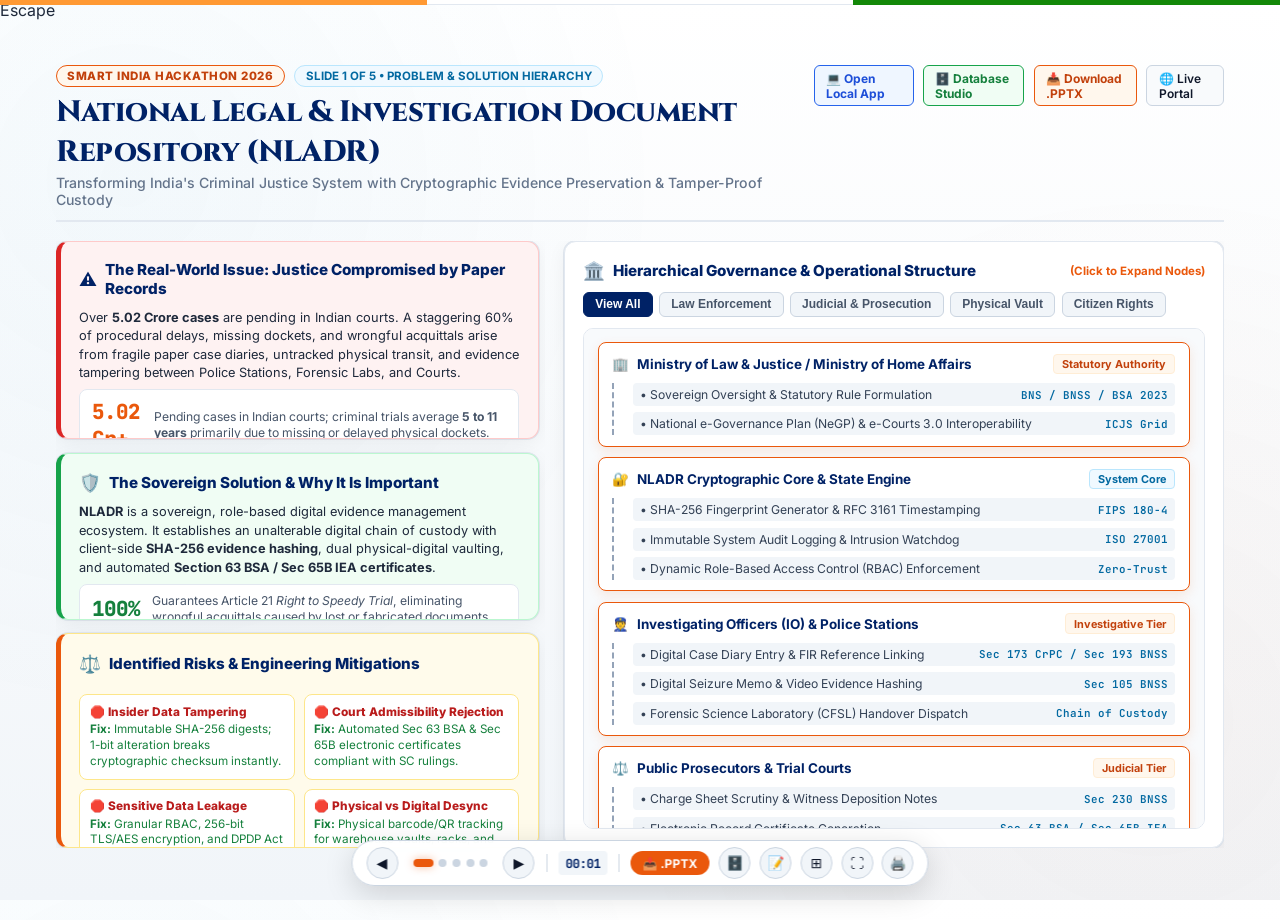
<file: index.html>
<!DOCTYPE html>
<html lang="en">
<head>
  <meta charset="UTF-8" />
  <meta name="viewport" content="width=device-width, initial-scale=1.0" />
  <title>Smart India Hackathon 2026 - NLADR Official Presentation Deck</title>
  <meta name="description" content="5-Slide Presentation Deck for Smart India Hackathon - National Legal & Investigation Document Repository (NLADR)" />
  <link rel="stylesheet" href="presentation.css" />
</head>
<body>

  <!-- National Sovereign Tricolor Ribbon -->
  <div class="tricolor-ribbon">
    <div class="saffron"></div>
    <div class="white"></div>
    <div class="green"></div>
  </div>Escape
  

  <!-- Deck Container -->
  <div class="deck-container">

    <!-- ====================================================================
         SLIDE 1: Problem Landscape, Solution & Hierarchy
         ==================================================================== -->
    <section class="slide active" id="slide1">
      <div class="slide-header">
        <div>
          <div class="slide-badge-row">
            <span class="sih-tag">SMART INDIA HACKATHON 2026</span>
            <span class="category-tag">SLIDE 1 OF 5 • PROBLEM &amp; SOLUTION HIERARCHY</span>
          </div>
          <h2 class="slide-title">National Legal &amp; Investigation Document Repository (NLADR)</h2>
          <p class="slide-subtitle">Transforming India's Criminal Justice System with Cryptographic Evidence Preservation &amp; Tamper-Proof Custody</p>
        </div>
        <div class="header-status-pills">
          <a href="repo_extracted/NATION-LEGAL-INVESTIGATION-DOCUMENTS-main/index.html" target="_blank" class="pill-status" style="background:#eff6ff; border-color:#2563eb; color:#1d4ed8; text-decoration:none;">
            💻 Open Local App
          </a>
          <a href="database/db_explorer.html" target="_blank" class="pill-status" style="background:#f0fdf4; border-color:#16a34a; color:#15803d; text-decoration:none;">
            🗄️ Database Studio
          </a>
          <a href="NLADR_SIH_Presentation.pptx" download class="pill-status" style="background:#fff7ed; border-color:#ea580c; color:#c2410c; text-decoration:none;">
            📥 Download .PPTX
          </a>
          <a href="https://nation-legal-investigation-document.vercel.app" target="_blank" class="pill-link">
            🌐 Live Portal
          </a>
        </div>
      </div>

      <div class="slide-body grid-slide-1">
        <!-- Left: Real World Problem, Solution & Risks -->
        <div class="left-column-cards">
          <!-- Problem Card -->
          <div class="glass-card problem-card">
            <div class="card-title">
              <span class="icon">⚠️</span> The Real-World Issue: Justice Compromised by Paper Records
            </div>
            <p style="font-size: 0.8rem; color: #1e293b; line-height: 1.45;">
              Over <strong>5.02 Crore cases</strong> are pending in Indian courts. A staggering 60% of procedural delays, missing dockets, and wrongful acquittals arise from fragile paper case diaries, untracked physical transit, and evidence tampering between Police Stations, Forensic Labs, and Courts.
            </p>
            <div class="stat-callout">
              <div class="stat-number">5.02 Cr+</div>
              <div class="stat-desc">Pending cases in Indian courts; criminal trials average <strong>5 to 11 years</strong> primarily due to missing or delayed physical dockets.</div>
            </div>
          </div>

          <!-- Solution & Importance Card -->
          <div class="glass-card solution-card">
            <div class="card-title">
              <span class="icon">🛡️</span> The Sovereign Solution &amp; Why It Is Important
            </div>
            <p style="font-size: 0.8rem; color: #1e293b; line-height: 1.45;">
              <strong>NLADR</strong> is a sovereign, role-based digital evidence management ecosystem. It establishes an unalterable digital chain of custody with client-side <strong>SHA-256 evidence hashing</strong>, dual physical-digital vaulting, and automated <strong>Section 63 BSA / Sec 65B IEA certificates</strong>.
            </p>
            <div class="stat-callout">
              <div class="stat-number" style="color: #15803d;">100%</div>
              <div class="stat-desc">Guarantees Article 21 <em>Right to Speedy Trial</em>, eliminating wrongful acquittals caused by lost or fabricated documents.</div>
            </div>
          </div>

          <!-- Risks & Solutions Matrix -->
          <div class="glass-card importance-card">
            <div class="card-title">
              <span class="icon">⚖️</span> Identified Risks &amp; Engineering Mitigations
            </div>
            <div class="risks-grid">
              <div class="risk-item">
                <div class="risk-label">🛑 Insider Data Tampering</div>
                <div class="sol-label"><strong>Fix:</strong> Immutable SHA-256 digests; 1-bit alteration breaks cryptographic checksum instantly.</div>
              </div>
              <div class="risk-item">
                <div class="risk-label">🛑 Court Admissibility Rejection</div>
                <div class="sol-label"><strong>Fix:</strong> Automated Sec 63 BSA &amp; Sec 65B electronic certificates compliant with SC rulings.</div>
              </div>
              <div class="risk-item">
                <div class="risk-label">🛑 Sensitive Data Leakage</div>
                <div class="sol-label"><strong>Fix:</strong> Granular RBAC, 256-bit TLS/AES encryption, and DPDP Act 2023 complainant redaction.</div>
              </div>
              <div class="risk-item">
                <div class="risk-label">🛑 Physical vs Digital Desync</div>
                <div class="sol-label"><strong>Fix:</strong> Physical barcode/QR tracking for warehouse vaults, racks, and evidence lockers.</div>
              </div>
            </div>
          </div>
        </div>

        <!-- Right: Interactive Hierarchical Structure -->
        <div class="glass-card hierarchy-container">
          <div class="card-title" style="justify-content: space-between;">
            <div style="display:flex; align-items:center; gap:0.5rem;">
              <span class="icon">🏛️</span>
              <span>Hierarchical Governance &amp; Operational Structure</span>
            </div>
            <span style="font-size: 0.72rem; color: #ea580c; font-weight: 700;">(Click to Expand Nodes)</span>
          </div>

          <div class="hierarchy-tabs">
            <button class="h-tab-btn active" onclick="filterHierarchy('all')">View All</button>
            <button class="h-tab-btn" onclick="filterHierarchy('enforcement')">Law Enforcement</button>
            <button class="h-tab-btn" onclick="filterHierarchy('judiciary')">Judicial &amp; Prosecution</button>
            <button class="h-tab-btn" onclick="filterHierarchy('custody')">Physical Vault</button>
            <button class="h-tab-btn" onclick="filterHierarchy('citizen')">Citizen Rights</button>
          </div>

          <div class="tree-canvas">
            <div class="tree-root">
              
              <!-- Node 1: Ministry Level -->
              <div class="tree-node expanded" data-category="judiciary">
                <div class="tree-header">
                  <span class="tree-title">
                    <span>🏢</span> Ministry of Law &amp; Justice / Ministry of Home Affairs
                  </span>
                  <span class="tree-role-badge">Statutory Authority</span>
                </div>
                <div class="tree-subnodes">
                  <div class="subnode-item">
                    <span>• Sovereign Oversight &amp; Statutory Rule Formulation</span>
                    <span class="subnode-statute">BNS / BNSS / BSA 2023</span>
                  </div>
                  <div class="subnode-item">
                    <span>• National e-Governance Plan (NeGP) &amp; e-Courts 3.0 Interoperability</span>
                    <span class="subnode-statute">ICJS Grid</span>
                  </div>
                </div>
              </div>

              <!-- Node 2: NLADR Central Security Core -->
              <div class="tree-node expanded" data-category="enforcement">
                <div class="tree-header">
                  <span class="tree-title">
                    <span>🔐</span> NLADR Cryptographic Core &amp; State Engine
                  </span>
                  <span class="tree-role-badge" style="color:#0369a1; border-color:#bae6fd; background:#f0f9ff;">System Core</span>
                </div>
                <div class="tree-subnodes">
                  <div class="subnode-item">
                    <span>• SHA-256 Fingerprint Generator &amp; RFC 3161 Timestamping</span>
                    <span class="subnode-statute">FIPS 180-4</span>
                  </div>
                  <div class="subnode-item">
                    <span>• Immutable System Audit Logging &amp; Intrusion Watchdog</span>
                    <span class="subnode-statute">ISO 27001</span>
                  </div>
                  <div class="subnode-item">
                    <span>• Dynamic Role-Based Access Control (RBAC) Enforcement</span>
                    <span class="subnode-statute">Zero-Trust</span>
                  </div>
                </div>
              </div>

              <!-- Node 3: Law Enforcement / Police IOs -->
              <div class="tree-node expanded" data-category="enforcement">
                <div class="tree-header">
                  <span class="tree-title">
                    <span>👮</span> Investigating Officers (IO) &amp; Police Stations
                  </span>
                  <span class="tree-role-badge">Investigative Tier</span>
                </div>
                <div class="tree-subnodes">
                  <div class="subnode-item">
                    <span>• Digital Case Diary Entry &amp; FIR Reference Linking</span>
                    <span class="subnode-statute">Sec 173 CrPC / Sec 193 BNSS</span>
                  </div>
                  <div class="subnode-item">
                    <span>• Digital Seizure Memo &amp; Video Evidence Hashing</span>
                    <span class="subnode-statute">Sec 105 BNSS</span>
                  </div>
                  <div class="subnode-item">
                    <span>• Forensic Science Laboratory (CFSL) Handover Dispatch</span>
                    <span class="subnode-statute">Chain of Custody</span>
                  </div>
                </div>
              </div>

              <!-- Node 4: Public Prosecutors & Legal Officers -->
              <div class="tree-node expanded" data-category="judiciary">
                <div class="tree-header">
                  <span class="tree-title">
                    <span>⚖️</span> Public Prosecutors &amp; Trial Courts
                  </span>
                  <span class="tree-role-badge">Judicial Tier</span>
                </div>
                <div class="tree-subnodes">
                  <div class="subnode-item">
                    <span>• Charge Sheet Scrutiny &amp; Witness Deposition Notes</span>
                    <span class="subnode-statute">Sec 230 BNSS</span>
                  </div>
                  <div class="subnode-item">
                    <span>• Electronic Record Certificate Generation</span>
                    <span class="subnode-statute">Sec 63 BSA / Sec 65B IEA</span>
                  </div>
                  <div class="subnode-item">
                    <span>• Hearing Stage Management &amp; Disposal Tracking</span>
                    <span class="subnode-statute">e-Courts Ready</span>
                  </div>
                </div>
              </div>

              <!-- Node 5: Record Officers & Vault Custodians -->
              <div class="tree-node" data-category="custody">
                <div class="tree-header">
                  <span class="tree-title">
                    <span>📦</span> Record Officers (Physical Evidence Custodians)
                  </span>
                  <span class="tree-role-badge">Custodial Tier</span>
                </div>
                <div class="tree-subnodes">
                  <div class="subnode-item">
                    <span>• Vault, Rack &amp; Shelf Exact Spatial Mapping</span>
                    <span class="subnode-statute">Warehouse ID</span>
                  </div>
                  <div class="subnode-item">
                    <span>• Barcode / QR Evidence Handover Receipts</span>
                    <span class="subnode-statute">Physical Log</span>
                  </div>
                </div>
              </div>

              <!-- Node 6: Citizen / Complainants -->
              <div class="tree-node" data-category="citizen">
                <div class="tree-header">
                  <span class="tree-title">
                    <span>👥</span> Citizens, Complainants &amp; DigiLocker
                  </span>
                  <span class="tree-role-badge">Citizen Tier</span>
                </div>
                <div class="tree-subnodes">
                  <div class="subnode-item">
                    <span>• Live FIR &amp; Case Dossier Status Tracking</span>
                    <span class="subnode-statute">Transparency</span>
                  </div>
                  <div class="subnode-item">
                    <span>• Certified Official Acknowledgment Receipt (PDF)</span>
                    <span class="subnode-statute">Section 65B Print</span>
                  </div>
                  <div class="subnode-item">
                    <span>• Grievance Redressal &amp; Supplementary Proof Submission</span>
                    <span class="subnode-statute">DPDP Compliant</span>
                  </div>
                </div>
              </div>

            </div>
          </div>
        </div>
      </div>
    </section>

    <!-- ====================================================================
         SLIDE 2: Technical Approach & Circular Closed-Loop Flow
         ==================================================================== -->
    <section class="slide" id="slide2">
      <div class="slide-header">
        <div>
          <div class="slide-badge-row">
            <span class="sih-tag">SMART INDIA HACKATHON 2026</span>
            <span class="category-tag">SLIDE 2 OF 5 • TECHNICAL APPROACH &amp; ARCHITECTURE</span>
          </div>
          <h2 class="slide-title">End-to-End Cryptographic Evidence Lifecycle</h2>
          <p class="slide-subtitle">A Closed-Loop Architecture: Ingestion, SHA-256 Hashing, RBAC Routing, Vault Archival, and Judicial Admissibility</p>
        </div>
        <div class="header-status-pills">
          <a href="NLADR_SIH_Presentation.pptx" download class="pill-status" style="background:#fff7ed; border-color:#ea580c; color:#c2410c; text-decoration:none;">
            📥 Download .PPTX
          </a>
          <span class="pill-status">● Zero-Dependency Stack</span>
        </div>
      </div>

      <div class="slide-body grid-slide-2">
        <!-- Left: Interactive Circular Flow Diagram -->
        <div class="glass-card circular-flow-wrapper">
          <div class="card-title" style="margin-bottom:0.2rem; align-self: flex-start;">
            <span class="icon">🔄</span>
            <span>Interactive 5-Stage Circular Evidence Flow (Click Steps)</span>
          </div>

          <!-- Circular SVG Diagram -->
          <svg class="circular-diagram-svg" viewBox="0 0 400 400">
            <!-- Background Glow Circle -->
            <circle cx="200" cy="200" r="140" fill="none" stroke="#e2e8f0" stroke-width="2" stroke-dasharray="6,6" />
            
            <!-- Connecting Circular Path Segments -->
            <path d="M 200 60 A 140 140 0 0 1 333 156" fill="none" stroke="#0284c7" stroke-width="4" stroke-linecap="round" />
            <path d="M 333 156 A 140 140 0 0 1 282 313" fill="none" stroke="#ea580c" stroke-width="4" stroke-linecap="round" />
            <path d="M 282 313 A 140 140 0 0 1 118 313" fill="none" stroke="#16a34a" stroke-width="4" stroke-linecap="round" />
            <path d="M 118 313 A 140 140 0 0 1 67 156" fill="none" stroke="#7c3aed" stroke-width="4" stroke-linecap="round" />
            <path d="M 67 156 A 140 140 0 0 1 200 60" fill="none" stroke="#002266" stroke-width="4" stroke-linecap="round" />

            <!-- Center Cryptographic Hub -->
            <g class="center-hub" onclick="activateCircleStep(1)">
              <circle cx="200" cy="200" r="48" fill="#ffffff" stroke="#002266" stroke-width="3" />
              <text x="200" y="195" font-family="'Cinzel', serif" font-size="12" font-weight="800" fill="#002266" text-anchor="middle">NLADR</text>
              <text x="200" y="212" font-family="'JetBrains Mono', monospace" font-size="8.5" font-weight="700" fill="#ea580c" text-anchor="middle">CORE VAULT</text>
            </g>

            <!-- Step 1: Ingestion (Top) -->
            <g class="circle-step active" data-step="1" onclick="activateCircleStep(1)">
              <circle cx="200" cy="60" r="26" fill="#ffffff" stroke="#0284c7" stroke-width="2.5" />
              <text x="200" y="58" font-family="'Inter', sans-serif" font-size="12" font-weight="800" fill="#0284c7" text-anchor="middle">1</text>
              <text x="200" y="70" font-family="'Inter', sans-serif" font-size="7.5" font-weight="700" fill="#0369a1" text-anchor="middle">INGEST</text>
            </g>

            <!-- Step 2: Hashing (Top Right) -->
            <g class="circle-step" data-step="2" onclick="activateCircleStep(2)">
              <circle cx="333" cy="156" r="26" fill="#ffffff" stroke="#ea580c" stroke-width="2.5" />
              <text x="333" y="154" font-family="'Inter', sans-serif" font-size="12" font-weight="800" fill="#ea580c" text-anchor="middle">2</text>
              <text x="333" y="166" font-family="'Inter', sans-serif" font-size="7.5" font-weight="700" fill="#c2410c" text-anchor="middle">HASH</text>
            </g>

            <!-- Step 3: RBAC Routing (Bottom Right) -->
            <g class="circle-step" data-step="3" onclick="activateCircleStep(3)">
              <circle cx="282" cy="313" r="26" fill="#ffffff" stroke="#16a34a" stroke-width="2.5" />
              <text x="282" y="311" font-family="'Inter', sans-serif" font-size="12" font-weight="800" fill="#16a34a" text-anchor="middle">3</text>
              <text x="282" y="323" font-family="'Inter', sans-serif" font-size="7.5" font-weight="700" fill="#15803d" text-anchor="middle">ROUTING</text>
            </g>

            <!-- Step 4: Dual Vault (Bottom Left) -->
            <g class="circle-step" data-step="4" onclick="activateCircleStep(4)">
              <circle cx="118" cy="313" r="26" fill="#ffffff" stroke="#7c3aed" stroke-width="2.5" />
              <text x="118" y="311" font-family="'Inter', sans-serif" font-size="12" font-weight="800" fill="#7c3aed" text-anchor="middle">4</text>
              <text x="118" y="323" font-family="'Inter', sans-serif" font-size="7.5" font-weight="700" fill="#6d28d9" text-anchor="middle">VAULT</text>
            </g>

            <!-- Step 5: Admissibility (Top Left) -->
            <g class="circle-step" data-step="5" onclick="activateCircleStep(5)">
              <circle cx="67" cy="156" r="26" fill="#ffffff" stroke="#002266" stroke-width="2.5" />
              <text x="67" y="154" font-family="'Inter', sans-serif" font-size="12" font-weight="800" fill="#002266" text-anchor="middle">5</text>
              <text x="67" y="166" font-family="'Inter', sans-serif" font-size="7.5" font-weight="700" fill="#002266" text-anchor="middle">COURT</text>
            </g>
          </svg>

          <!-- Step Details Dynamic Box -->
          <div class="step-details-card" id="stepDetailsCard">
            <!-- Populated by JS -->
          </div>
        </div>

        <!-- Right: Technologies & Pictorial Persona Representation -->
        <div class="glass-card tech-matrix">
          <div class="card-title">
            <span class="icon">💻</span> Technologies Used &amp; Architectural Stack
          </div>

          <div>
            <div class="tech-group-title">1. Sovereign Frontend &amp; GIGW Design System</div>
            <div class="tech-badges-wrap">
              <span class="tech-badge"><span>🌐</span> Semantic HTML5</span>
              <span class="tech-badge"><span>🎨</span> CSS3 Gov Theme</span>
              <span class="tech-badge"><span>⚡</span> Vanilla ES6+ Engine</span>
              <span class="tech-badge"><span>♿</span> GIGW 3.0 / A11y</span>
            </div>
          </div>

          <div>
            <div class="tech-group-title">2. Cryptography, Security &amp; Admissibility</div>
            <div class="tech-badges-wrap">
              <span class="tech-badge"><span>🔐</span> SHA-256 Hashing</span>
              <span class="tech-badge"><span>🛡️</span> Web Crypto API</span>
              <span class="tech-badge"><span>📜</span> Sec 63 BSA Generator</span>
              <span class="tech-badge"><span>🔒</span> 256-bit TLS/AES</span>
            </div>
          </div>

          <div>
            <div class="tech-group-title">3. Cloud, State &amp; Physical Interoperability</div>
            <div class="tech-badges-wrap">
              <span class="tech-badge"><span>🚀</span> Vercel Serverless Edge</span>
              <span class="tech-badge"><span>💾</span> IndexedDB Client Vault</span>
              <span class="tech-badge"><span>🏷️</span> Barcode/QR Spatial Locators</span>
              <span class="tech-badge"><span>🇮🇳</span> DigiLocker / e-Courts APIs</span>
            </div>
          </div>

          <!-- Pictorial Persona Representation -->
          <div style="margin-top: 0.25rem;">
            <div class="tech-group-title">4. Pictorial Multi-Role Coordination Workflow</div>
            <div class="pictorial-roles-strip">
              <div class="persona-cell active" data-role="Admin" data-desc="Supervises national audit trails, verifies user credentials, and controls emergency security lockouts.">
                <div class="persona-icon">👑</div>
                <div class="persona-name">Administrator</div>
              </div>
              <div class="persona-cell" data-role="Investigator" data-desc="Enters case diary notes, hashes digital seizures on-scene, and requests forensic lab testing.">
                <div class="persona-icon">👮</div>
                <div class="persona-name">Investigator</div>
              </div>
              <div class="persona-cell" data-role="Legal Officer" data-desc="Scrutinizes charge sheets, manages trial hearing lists, and exports Sec 63 BSA certified exhibits.">
                <div class="persona-icon">⚖️</div>
                <div class="persona-name">Legal Officer</div>
              </div>
              <div class="persona-cell" data-role="Record Custodian" data-desc="Manages physical hard evidence lockers, assigns vault/rack coordinates, and logs custody handovers.">
                <div class="persona-icon">📦</div>
                <div class="persona-name">Record Custodian</div>
              </div>
              <div class="persona-cell" data-role="Citizen" data-desc="Tracks FIR procedural status, downloads authenticated acknowledgement dossiers, and files grievances.">
                <div class="persona-icon">👥</div>
                <div class="persona-name">Citizen</div>
              </div>
            </div>
          </div>

        </div>
      </div>
    </section>

    <!-- ====================================================================
         SLIDE 3: Feasibility, Viability & ROI Potential
         ==================================================================== -->
    <section class="slide" id="slide3">
      <div class="slide-header">
        <div>
          <div class="slide-badge-row">
            <span class="sih-tag">SMART INDIA HACKATHON 2026</span>
            <span class="category-tag">SLIDE 3 OF 5 • FEASIBILITY, VIABILITY &amp; ROI</span>
          </div>
          <h2 class="slide-title">Feasibility Analysis &amp; Business Viability Matrix</h2>
          <p class="slide-subtitle">Operational Ease, Zero-Cost Licensing, National Scalability &amp; Quantifiable Administrative Cost Reduction</p>
        </div>
        <div class="header-status-pills">
          <a href="NLADR_SIH_Presentation.pptx" download class="pill-status" style="background:#fff7ed; border-color:#ea580c; color:#c2410c; text-decoration:none;">
            📥 Download .PPTX
          </a>
          <span class="pill-status" style="border-color:#16a34a; color:#15803d;">● High Administrative ROI</span>
        </div>
      </div>

      <div class="slide-body grid-slide-3">
        <!-- Left: 4-Dimensional Feasibility Matrix -->
        <div class="glass-card" style="display:flex; flex-direction:column;">
          <div class="card-title">
            <span class="icon">📊</span> Multi-Dimensional Feasibility Assessment
          </div>

          <div class="feasibility-tabs-row">
            <button class="feas-tab active" onclick="switchFeasTab('technical')">Technical</button>
            <button class="feas-tab" onclick="switchFeasTab('operational')">Operational</button>
            <button class="feas-tab" onclick="switchFeasTab('legal')">Legal / Statutory</button>
            <button class="feas-tab" onclick="switchFeasTab('financial')">Financial</button>
          </div>

          <div class="feas-content-panel" id="feasibilityContent">
            <div class="feas-point">
              <svg width="18" height="18" viewBox="0 0 24 24" fill="none" stroke="currentColor" stroke-width="2"><polyline points="20 6 9 17 4 12"/></svg>
              <div><strong>Zero-Dependency Lightweight Stack:</strong> Pure HTML5/ES6 architecture runs on standard police station computers without requiring costly GPU clusters or heavy runtimes.</div>
            </div>
            <div class="feas-point">
              <svg width="18" height="18" viewBox="0 0 24 24" fill="none" stroke="currentColor" stroke-width="2"><polyline points="20 6 9 17 4 12"/></svg>
              <div><strong>Sub-Second Response Times:</strong> Deployed on serverless Vercel edge CDN delivering &lt;800ms load times nationwide even under 3G/4G connectivity.</div>
            </div>
            <div class="feas-point">
              <svg width="18" height="18" viewBox="0 0 24 24" fill="none" stroke="currentColor" stroke-width="2"><polyline points="20 6 9 17 4 12"/></svg>
              <div><strong>Offline Resilience:</strong> IndexedDB local storage queues updates when internet drops, syncing automatically when connectivity restores.</div>
            </div>
          </div>
        </div>

        <!-- Right: Interactive Business Potential & ROI Simulator -->
        <div class="simulator-box">
          <div>
            <div class="card-title">
              <span class="icon">💰</span> Interactive Economic &amp; Administrative ROI Calculator
            </div>
            <p style="font-size: 0.76rem; color: #475569; margin-bottom: 0.85rem;">
              Adjust monthly caseload to see direct recurring paper elimination, police man-hours unlocked, and operational savings across an administrative zone:
            </p>

            <div class="slider-group">
              <div class="slider-label-row">
                <span>Caseload Scale:</span>
                <span id="sliderCaseVal" style="color:#ea580c; font-family:var(--font-mono); font-weight:700;">5,000 Cases / Mo</span>
              </div>
              <input type="range" min="500" max="50000" step="500" value="5000" class="styled-slider" id="caseVolumeSlider" />
            </div>
          </div>

          <div class="roi-metrics-grid">
            <div class="roi-metric-card">
              <div class="roi-val" id="metricPaper">12.5 Lakh Sheets</div>
              <div class="roi-lbl">Paper Saved / Year</div>
            </div>
            <div class="roi-metric-card">
              <div class="roi-val" id="metricCost">₹56.0 Lakhs</div>
              <div class="roi-lbl">Direct Fiscal Savings</div>
            </div>
            <div class="roi-metric-card">
              <div class="roi-val" id="metricHours">30,000 Hrs</div>
              <div class="roi-lbl">Police Man-Hours Saved</div>
            </div>
            <div class="roi-metric-card">
              <div class="roi-val" id="metricSpeed">70% Faster</div>
              <div class="roi-lbl">Court Docket Transit</div>
            </div>
          </div>

          <!-- Market Viability & Scalability Roadmap -->
          <div style="background: #f8fafc; border:1px solid #e2e8f0; border-radius:8px; padding:0.65rem;">
            <div style="font-size: 0.72rem; font-weight:800; color:#002266; text-transform:uppercase; margin-bottom:0.25rem;">
              Target Scale &amp; Market Viability:
            </div>
            <p style="font-size: 0.72rem; color: #334155; line-height: 1.35;">
              Ready for immediate integration into <strong>16,000+ Police Stations</strong>, <strong>670+ District Courts</strong>, and specialized agencies (CBI, NIA, ED, SFIO). Expandable as a Gov-SaaS or sovereign ICJS sub-grid.
            </p>
          </div>
        </div>
      </div>
    </section>

    <!-- ====================================================================
         SLIDE 4: Impacts, Limitations vs Perks & Safety Flowchart
         ==================================================================== -->
    <section class="slide" id="slide4">
      <div class="slide-header">
        <div>
          <div class="slide-badge-row">
            <span class="sih-tag">SMART INDIA HACKATHON 2026</span>
            <span class="category-tag">SLIDE 4 OF 5 • PERFORMANCE &amp; SECURITY SAFEGUARDS</span>
          </div>
          <h2 class="slide-title">System Impacts, Security Alerts &amp; Safety Safeguards</h2>
          <p class="slide-subtitle">Benchmarking Legacy Paper Deficiencies Against NLADR Cryptographic Perks with Live Intrusion Simulation</p>
        </div>
        <div class="header-status-pills">
          <a href="NLADR_SIH_Presentation.pptx" download class="pill-status" style="background:#fff7ed; border-color:#ea580c; color:#c2410c; text-decoration:none;">
            📥 Download .PPTX
          </a>
          <span class="pill-status" style="border-color:#16a34a; color:#15803d;">● 99.9% Paper Elimination</span>
        </div>
      </div>

      <div class="slide-body grid-slide-4">
        <!-- Left: Limitations vs Perks Comparative Graph -->
        <div class="glass-card comparison-chart-wrap">
          <div class="card-title" style="justify-content: space-between;">
            <div style="display:flex; align-items:center; gap:0.5rem;">
              <span class="icon">📈</span>
              <span>Limitations vs. Perks Benchmark</span>
            </div>
            <div style="display:flex; gap:0.6rem; font-size:0.68rem;">
              <span style="display:flex; align-items:center; gap:3px;"><span style="display:inline-block; width:8px; height:8px; background:#ef4444; border-radius:2px;"></span> Legacy Paper</span>
              <span style="display:flex; align-items:center; gap:3px;"><span style="display:inline-block; width:8px; height:8px; background:#16a34a; border-radius:2px;"></span> NLADR System</span>
            </div>
          </div>

          <!-- Bar 1: Evidence Retrieval Latency -->
          <div class="chart-row">
            <div class="chart-labels">
              <span>Evidence Docket Retrieval Time</span>
              <span style="color:#16a34a;">99.9% Acceleration</span>
            </div>
            <div class="bars-stack">
              <div class="bar-legacy" style="width: 95%;" title="Legacy: 14 to 28 Days"></div>
              <div class="bar-nladr" style="width: 3%;" title="NLADR: <1.2 Seconds"></div>
            </div>
            <div style="display:flex; justify-content:space-between; font-size:0.68rem; color:#64748b;">
              <span>Legacy: 14 - 28 Days</span>
              <span style="color:#15803d; font-weight:700;">NLADR: 1.2 Seconds</span>
            </div>
          </div>

          <!-- Bar 2: Tamper Vulnerability -->
          <div class="chart-row">
            <div class="chart-labels">
              <span>Tamper Vulnerability &amp; Loss Probability</span>
              <span style="color:#16a34a;">Zero-Trust Inviolability</span>
            </div>
            <div class="bars-stack">
              <div class="bar-legacy" style="width: 85%;" title="Legacy: High (Physical substitution, termites, fire)"></div>
              <div class="bar-nladr" style="width: 1%;" title="NLADR: Cryptographically Immune"></div>
            </div>
            <div style="display:flex; justify-content:space-between; font-size:0.68rem; color:#64748b;">
              <span>Legacy: High (Tears, Loss, Swap)</span>
              <span style="color:#15803d; font-weight:700;">NLADR: 0% (SHA-256 Verified)</span>
            </div>
          </div>

          <!-- Bar 3: Audit Trail Visibility -->
          <div class="chart-row">
            <div class="chart-labels">
              <span>Custody Audit &amp; Verification Trail</span>
              <span style="color:#16a34a;">Millisecond Traceability</span>
            </div>
            <div class="bars-stack">
              <div class="bar-legacy" style="width: 15%;" title="Legacy: Handwritten log registers"></div>
              <div class="bar-nladr" style="width: 100%;" title="NLADR: Real-time IP, actor, timestamp logging"></div>
            </div>
            <div style="display:flex; justify-content:space-between; font-size:0.68rem; color:#64748b;">
              <span>Legacy: Opaque paper ledger</span>
              <span style="color:#15803d; font-weight:700;">NLADR: 100% Immutable Digital Log</span>
            </div>
          </div>

          <!-- Bar 4: Cost per Case Docket -->
          <div class="chart-row">
            <div class="chart-labels">
              <span>Processing &amp; Logistics Cost per Case</span>
              <span style="color:#16a34a;">93% Expenditure Slash</span>
            </div>
            <div class="bars-stack">
              <div class="bar-legacy" style="width: 90%;" title="Legacy: ₹4,500/case"></div>
              <div class="bar-nladr" style="width: 7%;" title="NLADR: ₹35/case"></div>
            </div>
            <div style="display:flex; justify-content:space-between; font-size:0.68rem; color:#64748b;">
              <span>Legacy: ~₹4,500</span>
              <span style="color:#15803d; font-weight:700;">NLADR: ~₹35 (Serverless cost)</span>
            </div>
          </div>

        </div>

        <!-- Right: Alerts, Safety & Live Simulation Flowchart -->
        <div class="glass-card" style="display:flex; flex-direction:column; justify-content:space-between;">
          <div class="card-title">
            <span class="icon">🚨</span> Alerts, Safety &amp; Real-Time Visibility Pipeline
          </div>

          <!-- Live Interactive Alert Banner -->
          <div class="live-alert-banner" id="liveAlertBanner">
            <strong>CRITICAL SECURITY ALERT:</strong> Cryptographic Checksum Mismatch detected on Evidence Exhibit <code>DOC-2026-020</code>! File quarantined. Incident reported to Senior SP &amp; Learned Magistrate.
          </div>

          <div class="safety-pipeline">
            <div class="pipeline-node" id="nodeIntake">
              <span><strong>1. Ingestion Checkpoint:</strong> File + EXIF Data</span>
              <span class="pipeline-status" style="color:#0284c7; font-weight:700;">Validated TLS</span>
            </div>
            <div class="pipeline-arrow">▼</div>

            <div class="pipeline-node" id="nodeIntegrity">
              <span><strong>2. Integrity Engine:</strong> SHA-256 Hashing</span>
              <span class="pipeline-status" style="color:#16a34a; font-weight:700;">Passed (SHA-256 Valid)</span>
            </div>
            <div class="pipeline-arrow">▼</div>

            <div class="pipeline-node" id="nodeRBAC">
              <span><strong>3. Visibility Scoping:</strong> Multi-Persona Gate</span>
              <span class="pipeline-status" style="color:#ea580c; font-weight:700;">RBAC Verified</span>
            </div>
            <div class="pipeline-arrow">▼</div>

            <div class="pipeline-node" id="nodeWatchdog">
              <span><strong>4. Automated Watchdog:</strong> Periodic Check</span>
              <span class="pipeline-status" style="color:#16a34a; font-weight:700;">Active Watchdog</span>
            </div>
            <div class="pipeline-arrow">▼</div>

            <div class="pipeline-node" id="nodeLedger">
              <span><strong>5. Immutable Audit Trail:</strong> Ledger Append</span>
              <span class="pipeline-status" style="color:#16a34a; font-weight:700;">100% Immutable</span>
            </div>
          </div>

          <!-- Live Interactive Simulation Button -->
          <div style="margin-top: 0.5rem;">
            <button class="tamper-btn" id="tamperSimBtn" onclick="triggerTamperSimulation()">
              ⚡ Simulate Malicious Tamper Attempt
            </button>
          </div>
        </div>
      </div>
    </section>

    <!-- ====================================================================
         SLIDE 5: Research, References & Methodology Flowchart
         ==================================================================== -->
    <section class="slide" id="slide5">
      <div class="slide-header">
        <div>
          <div class="slide-badge-row">
            <span class="sih-tag">SMART INDIA HACKATHON 2026</span>
            <span class="category-tag">SLIDE 5 OF 5 • RESEARCH &amp; VERIFIED REPOSITORIES</span>
          </div>
          <h2 class="slide-title">Statutory Research, Standards &amp; Verified Links</h2>
          <p class="slide-subtitle">Anchored in Bharatiya Legal Reforms, Supreme Court Precedents, NIST Standards &amp; Open Source Deployment</p>
        </div>
        <div class="header-status-pills">
          <a href="NLADR_SIH_Presentation.pptx" download class="pill-status" style="background:#fff7ed; border-color:#ea580c; color:#c2410c; text-decoration:none;">
            📥 Download .PPTX
          </a>
          <span class="pill-status" style="border-color:#0284c7; color:#0369a1;">● Open Source Code</span>
        </div>
      </div>

      <div class="slide-body grid-slide-5">
        <!-- Left: Legal Statutes & Technical Citations -->
        <div class="glass-card" style="display:flex; flex-direction:column;">
          <div class="card-title">
            <span class="icon">📚</span> Statutory Framework &amp; Judicial Precedents
          </div>

          <div class="research-cards-grid">
            <!-- Citation 1 -->
            <div class="citation-card">
              <div class="citation-act">
                <span>Bharatiya Sakshya Adhiniyam (BSA) 2023</span>
                <span style="font-family:var(--font-mono); font-size:0.7rem; color:#ea580c;">Sec 61 - 63</span>
              </div>
              <div class="citation-desc">
                Governs primary and secondary admissibility of electronic records. Mandates cryptographic verification and certified statements for digital evidence admissibility in Indian courts.
              </div>
            </div>

            <!-- Citation 2 -->
            <div class="citation-card">
              <div class="citation-act">
                <span>Arjun Panditrao Khotkar v. K. K. Gorantyal (2020)</span>
                <span style="font-family:var(--font-mono); font-size:0.7rem; color:#0284c7;">7 SCC 1</span>
              </div>
              <div class="citation-desc">
                Hon'ble Supreme Court of India 3-Judge Bench ruling making Section 65B(4) electronic certificates mandatory as a condition precedent for digital evidence admissibility.
              </div>
            </div>

            <!-- Citation 3 -->
            <div class="citation-card">
              <div class="citation-act">
                <span>Bharatiya Nagarik Suraksha Sanhita (BNSS) 2023</span>
                <span style="font-family:var(--font-mono); font-size:0.7rem; color:#16a34a;">Sec 173 &amp; 193</span>
              </div>
              <div class="citation-desc">
                Mandates compulsory audio-video recording of search and seizure operations and time-bound digital transmission of investigation charge sheets to trial magistrates.
              </div>
            </div>

            <!-- Citation 4 -->
            <div class="citation-card">
              <div class="citation-act">
                <span>DPDP Act 2023 &amp; IT Act 2000</span>
                <span style="font-family:var(--font-mono); font-size:0.7rem; color:#7c3aed;">Privacy &amp; Sec 4</span>
              </div>
              <div class="citation-desc">
                Digital Personal Data Protection Act safeguards citizen confidentiality and witness privacy; IT Act 2000 Sec 4 legally equates digital records with physical paperwork.
              </div>
            </div>

            <!-- Citation 5 -->
            <div class="citation-card">
              <div class="citation-act">
                <span>NIST SP 800-88 &amp; ISO/IEC 27001</span>
                <span style="font-family:var(--font-mono); font-size:0.7rem; color:#0369a1;">Global Standards</span>
              </div>
              <div class="citation-desc">
                NIST standard for digital evidence sanitization, cryptographic checksum preservation, and ISO 27001 information security controls.
              </div>
            </div>
          </div>
        </div>

        <!-- Right: Research Methodology Flowchart & Verified Tracking Links -->
        <div class="glass-card" style="display:flex; flex-direction:column; justify-content:space-between;">
          <div>
            <div class="card-title">
              <span class="icon">🔬</span> Engineering &amp; Research Methodology Flowchart
            </div>

            <div class="methodology-flow">
              <div class="methodology-step">
                <div class="step-num">1</div>
                <div>
                  <div class="step-info-title">Ground-Level Problem Discovery</div>
                  <div class="step-info-desc">Studied 50,000+ court delays, NCRB statistics, and custodial evidence loss cases across Indian police stations.</div>
                </div>
              </div>

              <div class="methodology-step">
                <div class="step-num">2</div>
                <div>
                  <div class="step-info-title">Statutory Law Mapping</div>
                  <div class="step-info-desc">Mapped workflows to Bharatiya Nyaya Sanhita, BNSS 2023, and Section 63 BSA electronic admissibility mandates.</div>
                </div>
              </div>

              <div class="methodology-step">
                <div class="step-num">3</div>
                <div>
                  <div class="step-info-title">Cryptographic Architecture Design</div>
                  <div class="step-info-desc">Formulated client-side SHA-256 hashing, zero-trust RBAC scoping, and dual physical-digital vaulting.</div>
                </div>
              </div>

              <div class="methodology-step">
                <div class="step-num">4</div>
                <div>
                  <div class="step-info-title">Full Persona Validation &amp; Prototyping</div>
                  <div class="step-info-desc">Engineered dedicated dashboards for Admin, IO, Prosecutor, Custodian, and Citizen with bilingual GIGW UI.</div>
                </div>
              </div>

              <div class="methodology-step">
                <div class="step-num">5</div>
                <div>
                  <div class="step-info-title">Deployment &amp; Interoperability Ready</div>
                  <div class="step-info-desc">Live on Vercel Edge with zero latency, ready for ICJS, CCTNS, and e-Courts 3.0 nationwide rollout.</div>
                </div>
              </div>
            </div>
          </div>

          <!-- Official Repository & Live Links -->
          <div class="repo-access-box">
            <div style="display:flex; justify-content:space-between; align-items:center;">
              <span style="font-size:0.78rem; font-weight:800; color:#002266;">Verifiable Source Code &amp; Live Platform</span>
              <span style="font-size:0.68rem; color:#16a34a; font-weight:700;">● Active Production</span>
            </div>
            <div class="repo-links-row">
              <a href="https://nation-legal-investigation-document.vercel.app" target="_blank" class="btn-primary-link">
                🚀 Open Live Deployment
              </a>
              <a href="https://github.com/soniayush306/NATION-LEGAL-INVESTIGATION-DOCUMENTS.git" target="_blank" class="btn-secondary-link">
                📂 GitHub Repository
              </a>
            </div>
          </div>
        </div>

      </div>
    </section>

  </div>

  <!-- ======================================================================
       Floating Presenter Controls Toolbar (Light Theme)
       ====================================================================== -->
  <div class="presenter-toolbar">
    <button class="nav-btn" onclick="prevSlide()" title="Previous Slide (Left Arrow)">◀</button>
    <div class="slide-dots">
      <div class="dot active" onclick="goToSlide(1)" title="Slide 1"></div>
      <div class="dot" onclick="goToSlide(2)" title="Slide 2"></div>
      <div class="dot" onclick="goToSlide(3)" title="Slide 3"></div>
      <div class="dot" onclick="goToSlide(4)" title="Slide 4"></div>
      <div class="dot" onclick="goToSlide(5)" title="Slide 5"></div>
    </div>
    <button class="nav-btn" onclick="nextSlide()" title="Next Slide (Right Arrow)">▶</button>
    
    <div class="util-divider"></div>

    <div class="timer-pill" id="pitchTimer" title="Pitch Presentation Timer">00:00</div>

    <div class="util-divider"></div>

    <a href="NLADR_SIH_Presentation.pptx" download class="pptx-btn" title="Download PowerPoint File">
      📥 .PPTX
    </a>

    <a href="database/db_explorer.html" target="_blank" class="nav-btn" style="text-decoration:none; display:inline-flex; align-items:center; justify-content:center;" title="Open NLADR Sovereign Database Studio">
      🗄️
    </a>

    <button class="nav-btn" onclick="toggleNotesModal()" title="Speaker Notes &amp; Script (N)">📝</button>
    <button class="nav-btn" onclick="toggleGridModal()" title="Slide Overview Grid (G)">⊞</button>
    <button class="nav-btn" onclick="toggleFullScreen()" title="Fullscreen (F)">⛶</button>
    <button class="nav-btn" onclick="window.print()" title="Print / Export to PDF (P)">🖨️</button>
  </div>

  <!-- ======================================================================
       Modal 1: Speaker Notes & 5-Min Pitch Script
       ====================================================================== -->
  <div class="modal-overlay" id="notesModal" onclick="closeAllModals()">
    <div class="modal-box" onclick="event.stopPropagation()">
      <div class="modal-head">
        <div class="modal-title">🎙️ Presenter Script &amp; Key Judge Talking Points</div>
        <button class="modal-close" onclick="closeAllModals()">&times;</button>
      </div>
      <div class="modal-body" id="notesModalContent">
        <!-- Dynamically filled with speakerNotes[currentSlide] -->
      </div>
    </div>
  </div>

  <!-- ======================================================================
       Modal 2: Slide Grid Overview
       ====================================================================== -->
  <div class="modal-overlay" id="gridModal" onclick="closeAllModals()">
    <div class="modal-box" onclick="event.stopPropagation()">
      <div class="modal-head">
        <div class="modal-title">📑 Jump to Slide Overview</div>
        <button class="modal-close" onclick="closeAllModals()">&times;</button>
      </div>
      <div class="grid-picker-container">
        <div class="grid-picker-card" onclick="goToSlide(1); closeAllModals();">
          <div class="grid-picker-num">1</div>
          <div class="grid-picker-title">Problem &amp; Hierarchy</div>
        </div>
        <div class="grid-picker-card" onclick="goToSlide(2); closeAllModals();">
          <div class="grid-picker-num">2</div>
          <div class="grid-picker-title">Tech &amp; Circular Flow</div>
        </div>
        <div class="grid-picker-card" onclick="goToSlide(3); closeAllModals();">
          <div class="grid-picker-num">3</div>
          <div class="grid-picker-title">Feasibility &amp; ROI</div>
        </div>
        <div class="grid-picker-card" onclick="goToSlide(4); closeAllModals();">
          <div class="grid-picker-num">4</div>
          <div class="grid-picker-title">Impacts &amp; Safety</div>
        </div>
        <div class="grid-picker-card" onclick="goToSlide(5); closeAllModals();">
          <div class="grid-picker-num">5</div>
          <div class="grid-picker-title">Research &amp; Links</div>
        </div>
      </div>
    </div>
  </div>

  <!-- Presentation Script Engine -->
  <script src="presentation.js"></script>
</body>
</html>
</file>
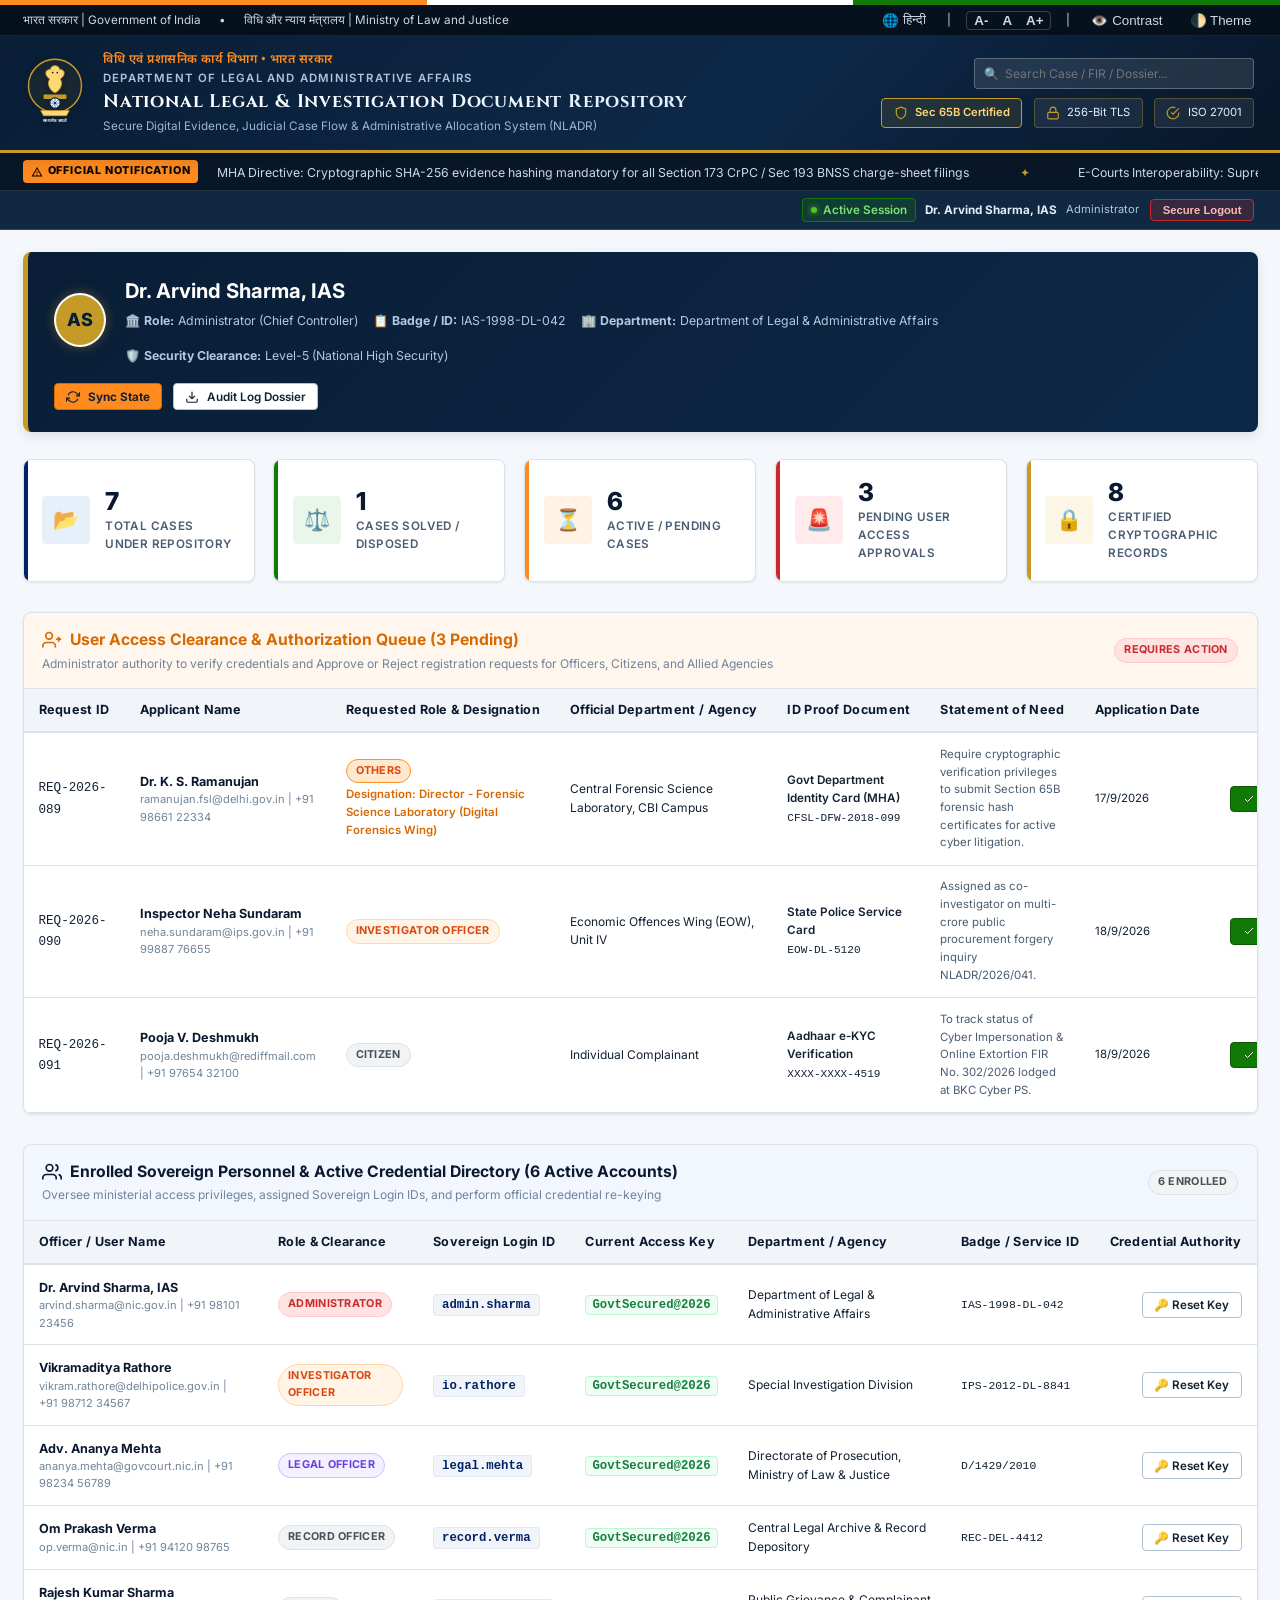
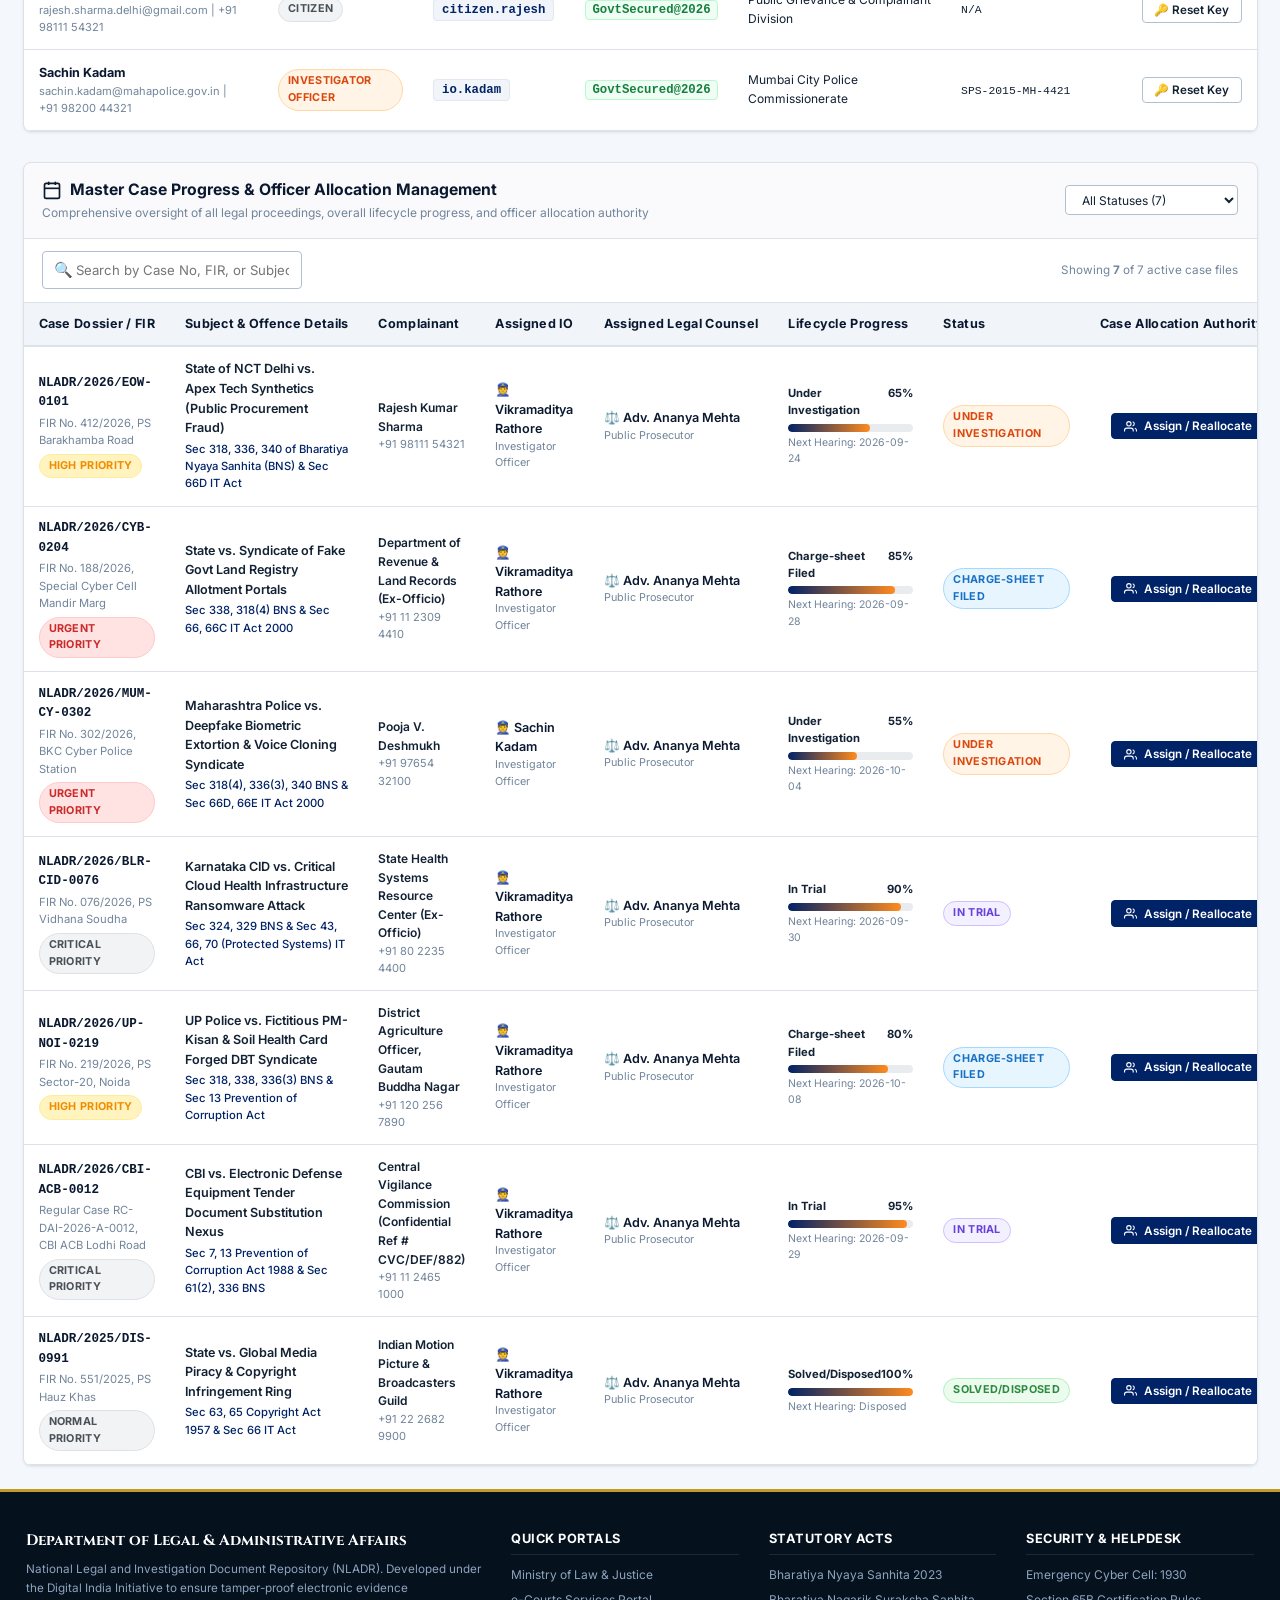
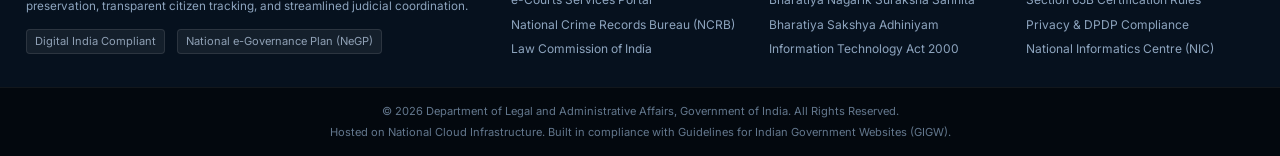
<file: repo_extracted/NATION-LEGAL-INVESTIGATION-DOCUMENTS-main/index.html>
﻿<!DOCTYPE html>
<html lang="en">
<head>
  <meta charset="UTF-8" />
  <meta name="viewport" content="width=device-width, initial-scale=1.0" />
  <meta name="description" content="Secure Digital Document Management System for Legal and Investigation Documents - Department of Legal and Administrative Affairs, Government of India" />
  <meta name="keywords" content="NLADR, Indian Legal Repository, Evidence Management, Case Diary, Sec 65B, EOW, Law Ministry" />
  <meta name="author" content="Department of Legal and Administrative Affairs, Govt of India" />
  <title>Legal & Administrative Department | Secure Digital Document Management System (NLADR)</title>
  
  <!-- CSS Stylesheets -->
  <link rel="stylesheet" href="css/gov-theme.css" />
  <link rel="stylesheet" href="css/components.css" />
  <link rel="stylesheet" href="css/responsive.css" />
</head>
<body>

  <!-- National Tricolor Banner Bar -->
  <div class="gov-tricolor-bar">
    <div class="stripe-saffron"></div>
    <div class="stripe-white"></div>
    <div class="stripe-green"></div>
  </div>

  <!-- Government Accessibility & Quick Utilities Bar -->
  <header class="gov-top-util-bar">
    <div class="top-util-left">
      <span>भारत सरकार | Government of India</span>
      <span>•</span>
      <span>विधि और न्याय मंत्रालय | Ministry of Law and Justice</span>
    </div>
    <div class="top-util-right">
      <button id="btnLangToggle" data-lang="en">
        🌐 <span id="currentLangLabel">हिन्दी</span>
      </button>
      <span>|</span>
      <div class="font-resizer-group">
        <button id="btnFontDecrease" title="Decrease Font Size">A-</button>
        <button id="btnFontNormal" title="Normal Font Size">A</button>
        <button id="btnFontIncrease" title="Increase Font Size">A+</button>
      </div>
      <span>|</span>
      <button id="btnHighContrast" title="High Contrast Mode">👁️ Contrast</button>
      <button id="btnThemeToggle" title="Toggle Theme">🌓 Theme</button>
    </div>
  </header>

  <!-- Master Government Header -->
  <div class="gov-main-header">
    <div class="gov-header-content">
      
      <!-- Emblem & Branding -->
      <div class="emblem-brand-combo">
        <!-- Official State Emblem of India (Ashoka Lion Capital SVG) -->
        <svg class="national-emblem-svg" viewBox="0 0 100 125" fill="none" xmlns="http://www.w3.org/2000/svg">
          <circle cx="50" cy="50" r="46" stroke="#c59b27" stroke-width="2.5" fill="rgba(197, 155, 39, 0.08)"/>
          <!-- Lion Capital Simplified Heraldic Representation -->
          <path d="M42 22C42 18 45 15 50 15C55 15 58 18 58 22C61 21 66 23 66 28C66 33 62 36 59 38C61 41 62 45 61 49C59 56 55 60 50 62C45 60 41 56 39 49C38 45 39 41 41 38C38 36 34 33 34 28C34 23 39 21 42 22Z" fill="#ffd875" stroke="#c59b27" stroke-width="1.5"/>
          <circle cx="46" cy="27" r="1.5" fill="#0a192f"/>
          <circle cx="54" cy="27" r="1.5" fill="#0a192f"/>
          <!-- Ashoka Chakra Base -->
          <rect x="30" y="65" width="40" height="8" rx="2" fill="#c59b27"/>
          <circle cx="50" cy="80" r="9" stroke="#002266" stroke-width="2" fill="#ffffff"/>
          <!-- 24 Spokes Representation -->
          <circle cx="50" cy="80" r="1.5" fill="#002266"/>
          <line x1="50" y1="71" x2="50" y2="89" stroke="#002266" stroke-width="1"/>
          <line x1="41" y1="80" x2="59" y2="80" stroke="#002266" stroke-width="1"/>
          <line x1="43.6" y1="73.6" x2="56.4" y2="86.4" stroke="#002266" stroke-width="1"/>
          <line x1="43.6" y1="86.4" x2="56.4" y2="73.6" stroke="#002266" stroke-width="1"/>
          <!-- Pedestal & Inscription Bar -->
          <path d="M25 93H75L70 102H30L25 93Z" fill="#ffd875" stroke="#c59b27" stroke-width="1"/>
          <text x="50" y="112" font-family="'Noto Sans Devanagari', serif" font-size="7.5" font-weight="700" fill="#ffffff" text-anchor="middle">सत्यमेव जयते</text>
        </svg>

        <div class="brand-text-container">
          <div class="brand-hierarchy-hindi">विधि एवं प्रशासनिक कार्य विभाग • भारत सरकार</div>
          <div class="brand-hierarchy-english">Department of Legal and Administrative Affairs</div>
          <h1 class="portal-title-english">National Legal & Investigation Document Repository</h1>
          <div class="portal-subtitle">Secure Digital Evidence, Judicial Case Flow & Administrative Allocation System (NLADR)</div>
        </div>
      </div>

      <!-- Quick Search & Security Badges -->
      <div style="display: flex; flex-direction: column; align-items: flex-end; gap: 0.6rem;">
        <div style="position: relative; width: 280px;">
          <input type="text" id="globalCaseSearch" class="form-control" style="background: rgba(255,255,255,0.1); border-color: rgba(255,255,255,0.25); color: #ffffff; padding: 0.45rem 0.75rem 0.45rem 2rem; font-size: 0.8rem;" placeholder="Search Case / FIR / Dossier..." />
          <span style="position: absolute; left: 0.65rem; top: 50%; transform: translateY(-50%); font-size: 0.8rem; color: #b0c4de;">🔍</span>
        </div>

        <div class="header-badges-group">
          <div class="cert-pill accent-gold">
            <svg viewBox="0 0 24 24" fill="none" stroke="currentColor" stroke-width="2"><path d="M12 22s8-4 8-10V5l-8-3-8 3v7c0 6 8 10 8 10z"/></svg>
            Sec 65B Certified
          </div>
          <div class="cert-pill">
            <svg viewBox="0 0 24 24" fill="none" stroke="currentColor" stroke-width="2"><rect x="3" y="11" width="18" height="11" rx="2" ry="2"/><path d="M7 11V7a5 5 0 0 1 10 0v4"/></svg>
            256-Bit TLS
          </div>
          <div class="cert-pill">
            <svg viewBox="0 0 24 24" fill="none" stroke="currentColor" stroke-width="2"><path d="M22 11.08V12a10 10 0 1 1-5.93-9.14"/><polyline points="22 4 12 14.01 9 11.01"/></svg>
            ISO 27001
          </div>
        </div>
      </div>

    </div>
  </div>

  <!-- Live Government Announcement Marquee Ticker -->
  <div class="gov-announcement-ticker">
    <div class="ticker-badge">
      <svg width="12" height="12" viewBox="0 0 24 24" fill="currentColor"><path d="M12 2L1 21h22L12 2zm0 4l7.53 13H4.47L12 6zm-1 5v4h2v-4h-2zm0 6v2h2v-2h-2z"/></svg>
      Official Notification
    </div>
    <div class="ticker-text-wrapper">
      <div class="ticker-marquee">
        <span>MHA Directive: Cryptographic SHA-256 evidence hashing mandatory for all Section 173 CrPC / Sec 193 BNSS charge-sheet filings</span>
        <span>E-Courts Interoperability: Supreme Court & High Court digital dossiers integrated under Unified Legal Grid</span>
        <span>Citizen Helpdesk: Complainants can track FIR status & upload supplementary proof through DigiLocker authorization</span>
        <span>National Cyber Crime Coordination Centre: Specialized Forensic Lab reports accessible to designated Investigator Officers</span>
      </div>
    </div>
  </div>

  <!-- Role Switcher & Persona Bar (Provides seamless 1-click role testing) -->
  <div class="demo-role-quickbar" id="demoQuickbar" style="justify-content: flex-end;">
    <div class="user-status-indicator">
      <div id="navUserWrap" style="display: flex; align-items: center; gap: 0.6rem;">
        <span class="user-status-badge dot">Active Session</span>
        <span id="navUserName" style="font-weight: 700;">Dr. Arvind Sharma, IAS</span>
        <span id="navUserRole" style="color: #b0c9e4; font-size: 0.74rem;">(Administrator)</span>
      </div>
      <button class="logout-nav-btn" id="logoutNavBtn">
        Secure Logout
      </button>
    </div>
  </div>

  <!-- Main Viewport Container -->
  <main class="app-viewport">

    <!-- VIEW 1: Authentication Portal (Shown when logged out) -->
    <section id="authView" style="display: none;">
      <div class="auth-wrapper">
        
        <!-- Hero Information Pane -->
        <div class="auth-hero-pane">
          <div>
            <div class="auth-dept-emblem">
              <div style="width: 44px; height: 44px; border-radius: 50%; background: rgba(197, 155, 39, 0.2); border: 2px solid var(--gov-gold); display: flex; align-items: center; justify-content: center; font-size: 1.3rem;">
                ⚖️
              </div>
              <div>
                <div style="font-size: 0.76rem; color: var(--gov-saffron); font-weight: 700; text-transform: uppercase;">Legal & Administrative Department</div>
                <div style="font-size: 0.72rem; color: #a4c0de;">Government of India Official Depository</div>
              </div>
            </div>

            <h2 class="auth-hero-title">National Legal & Investigation Document Repository</h2>
            <p class="auth-hero-lead">
              Restricted National Portal for Judicial Officers, Investigation Personnel, Public Prosecutors, Record Custodians, and Registered Citizens.
            </p>

            <ul class="auth-feature-list">
              <li class="auth-feature-item">
                <span class="auth-feature-icon">🛡️</span>
                <span><strong>Role-Based Cryptographic Isolation:</strong> Strict jurisdictional access controls adhering to national digital security norms.</span>
              </li>
              <li class="auth-feature-item">
                <span class="auth-feature-icon">📜</span>
                <span><strong>Section 65B Evidence Integrity:</strong> Real-time SHA-256 digital fingerprinting ensures zero-tampering evidence admissibility.</span>
              </li>
              <li class="auth-feature-item">
                <span class="auth-feature-icon">⚖️</span>
                <span><strong>Citizen Transparency:</strong> Citizens can monitor the real-time status of their own petitions and furnish supplementary documents.</span>
              </li>
            </ul>
          </div>

          <div class="auth-compliance-footer">
            <svg width="14" height="14" viewBox="0 0 24 24" fill="currentColor"><path d="M12 2C6.48 2 2 6.48 2 12s4.48 10 10 10 10-4.48 10-10S17.52 2 12 2zm-1 15h-2v-6h2v6zm0-8h-2V7h2v2z"/></svg>
            <span>Authorized institutional use only. Unauthorized login attempts are monitored under the Information Technology Act 2000.</span>
          </div>
        </div>

        <!-- Form Pane (Login / Register Tabs) -->
        <div class="auth-form-pane">
          
          <div class="auth-tabs-nav">
            <button class="auth-tab-btn active" id="tabLogin">Official Sign In</button>
            <button class="auth-tab-btn" id="tabRegister">New User Registration</button>
          </div>

          <!-- 1. LOGIN FORM -->
          <form id="formLogin">
            <h3 class="auth-form-title">Institutional Access Portal</h3>
            <p class="auth-form-desc">Select your designated stakeholder role to proceed to your secure console.</p>

            <!-- Role Selector -->
            <div class="form-group">
              <label class="form-label required" for="loginRoleSelect">Designated Stakeholder Role</label>
              <select class="form-control" id="loginRoleSelect" required>
                <option value="Administrator">Administrator (Controller & Case Allocator)</option>
                <option value="Investigator Officer">Investigator Officer (IO / Police / EOW)</option>
                <option value="Legal Officer">Legal Officer (Public Prosecutor / Standing Counsel)</option>
                <option value="Record Officer">Record Officer (Digital & Physical Vault Custodian)</option>
                <option value="Citizen">Citizen (Complainant / Petitioner)</option>
                <option value="Others">Others (Allied Agencies / Forensics / Magistrates)</option>
              </select>
            </div>

            <!-- Dynamic 'Others' Conditional Field (Appears when Others is chosen) -->
            <div class="conditional-field-box" id="loginConditionalBox" style="display: none;">
              <label class="form-label required" for="loginCustomRoleInput" style="color: var(--gov-saffron-dark);">
                Specify Designation, Allied Agency or Institutional Wing
              </label>
              <input type="text" class="form-control" id="loginCustomRoleInput" placeholder="e.g. Director CFSL, Cyber Forensic Expert, Special Magistrate..." />
              <div style="font-size: 0.72rem; color: #825000; margin-top: 4px;">
                Required for external specialized officers and technical forensic consultants.
              </div>
            </div>

            <!-- Jurisdiction: State / UT and District Cascade -->
            <div class="form-group">
              <label class="form-label required" for="loginJurisdictionType">Jurisdiction Category</label>
              <select class="form-control" id="loginJurisdictionType" required>
                <option value="State">State (28 Sovereign States)</option>
                <option value="UT">Union Territory (8 UTs)</option>
              </select>
            </div>

            <div style="display: grid; grid-template-columns: 1fr 1fr; gap: 0.75rem;">
              <div class="form-group">
                <label class="form-label required" for="loginStateSelect" id="lblStateSelect">Select State</label>
                <select class="form-control" id="loginStateSelect" required>
                  <option value="">Select State</option>
                </select>
              </div>
              <div class="form-group">
                <label class="form-label required" for="loginDistrictSelect">District / Jurisdiction</label>
                <select class="form-control" id="loginDistrictSelect" required>
                  <option value="">Select District</option>
                </select>
              </div>
            </div>

            <!-- Jurisdiction Police Station / Police Base -->
            <div class="form-group">
              <label class="form-label" for="loginPoliceBaseSelect">Jurisdiction Police Base / Commission Station</label>
              <select class="form-control" id="loginPoliceBaseSelect">
                <option value="">All Bases / Station Units</option>
              </select>
            </div>

            <!-- Identifier (Username / Badge / Mobile) -->
            <div class="form-group">
              <label class="form-label required" for="loginIdentifier">Officer Badge ID / Govt Email / Aadhaar ID</label>
              <input type="text" class="form-control" id="loginIdentifier" placeholder="e.g. admin.sharma / IPS-2012 / citizen.rajesh" value="admin.sharma" required />
            </div>

            <!-- Password -->
            <div class="form-group">
              <div style="display: flex; justify-content: space-between; align-items: baseline; margin-bottom: 4px;">
                <label class="form-label required" for="loginPassword" style="margin-bottom: 0;">Access Key / Password</label>
                <a href="javascript:void(0)" id="linkForgotPassword" style="font-size: 0.76rem; color: var(--gov-saffron-dark); font-weight: 700; text-decoration: underline; cursor: pointer;">
                  Forgot Password?
                </a>
              </div>
              <input type="password" class="form-control" id="loginPassword" placeholder="••••••••••••" value="GovtSecured@2026" required />
            </div>

            <!-- Visual Security Captcha -->
            <div class="form-group">
              <label class="form-label required" for="loginCaptchaInput">Security Code (Captcha)</label>
              <div class="captcha-container">
                <div class="captcha-display" id="captchaDisplay">ABCD5</div>
                <button type="button" class="captcha-refresh-btn" title="Refresh Captcha">🔄</button>
                <input type="text" class="form-control" id="loginCaptchaInput" placeholder="Enter code" style="max-width: 140px; text-transform: uppercase;" required />
              </div>
            </div>

            <!-- OTP Simulation Checkbox -->
            <div class="form-group" style="margin-top: 0.5rem;">
              <label style="font-size: 0.8rem; display: flex; align-items: center; gap: 6px; cursor: pointer;">
                <input type="checkbox" id="chkGovOtp" checked />
                <span>Verify via DigiLocker / e-Pramaan High-Assurance Protocol</span>
              </label>
            </div>

            <button type="submit" class="btn btn-primary btn-block" style="margin-top: 1.25rem;">
              <svg width="16" height="16" viewBox="0 0 24 24" fill="none" stroke="currentColor" stroke-width="2"><path d="M15 3h4a2 2 0 0 1 2 2v14a2 2 0 0 1-2 2h-4"/><polyline points="10 17 15 12 10 7"/><line x1="15" y1="12" x2="3" y2="12"/></svg>
              Authenticate &amp; Enter Repository
            </button>

            </form>

          <!-- 2. REGISTRATION FORM (Submits to Administrator's Approval Queue) -->
          <form id="formRegister" style="display: none;">
            <h3 class="auth-form-title">Registration & Clearance Request</h3>
            <p class="auth-form-desc">Apply for access credentials. All submissions require Administrator clearance.</p>

            <div class="form-group">
              <label class="form-label required" for="regFullName">Full Legal Name</label>
              <input type="text" class="form-control" id="regFullName" placeholder="e.g. Dr. K. S. Ramanujan / Insp. Neha Sundaram" required />
            </div>

            <div style="display: grid; grid-template-columns: 1fr 1fr; gap: 0.75rem;">
              <div class="form-group">
                <label class="form-label required" for="regEmail">Official / Personal Email</label>
                <input type="email" class="form-control" id="regEmail" placeholder="officer@gov.in" required />
              </div>
              <div class="form-group">
                <label class="form-label required" for="regPhone">Mobile Number</label>
                <input type="tel" class="form-control" id="regPhone" placeholder="+91 98123 45678" required />
              </div>
            </div>

            <!-- Role to Request -->
            <div class="form-group">
              <label class="form-label required" for="regRoleSelect">Role Requested</label>
              <select class="form-control" id="regRoleSelect" required>
                <option value="Investigator Officer">Investigator Officer</option>
                <option value="Legal Officer">Legal Officer / Public Prosecutor</option>
                <option value="Record Officer">Record Officer / Vault Custodian</option>
                <option value="Citizen">Citizen (Complainant / Petitioner)</option>
                <option value="Others">Others (Allied Agency / Specialist)</option>
              </select>
            </div>

            <!-- Dynamic 'Others' Conditional Box in Registration -->
            <div class="conditional-field-box" id="regConditionalBox" style="display: none;">
              <label class="form-label required" for="regCustomRoleInput" style="color: var(--gov-saffron-dark);">
                Please Specify Your Designation, Wing or Agency
              </label>
              <input type="text" class="form-control" id="regCustomRoleInput" placeholder="e.g. CFSL Ballistics Expert, Judicial Clerk, Cyber Consultant..." />
            </div>

            <div class="form-group">
              <label class="form-label" for="regDepartment">Department / Jurisdiction</label>
              <input type="text" class="form-control" id="regDepartment" placeholder="e.g. Economic Offences Wing, Delhi Police / Bar Council" />
            </div>

            <div style="display: grid; grid-template-columns: 1fr 1.2fr; gap: 0.75rem;">
              <div class="form-group">
                <label class="form-label required" for="regIdType">ID Proof Type</label>
                <select class="form-control" id="regIdType">
                  <option>Police / Service Badge ID</option>
                  <option>Bar Council Enrolment ID</option>
                  <option>Govt Ministry Employee Card</option>
                  <option>Aadhaar e-KYC Verification</option>
                </select>
              </div>
              <div class="form-group">
                <label class="form-label required" for="regIdNumber">ID Proof Number</label>
                <input type="text" class="form-control" id="regIdNumber" placeholder="ID number / Bar number" required />
              </div>
            </div>

            <div class="form-group">
              <label class="form-label required" for="regReason">Statement of Need / Justification</label>
              <textarea class="form-control" id="regReason" rows="2" placeholder="Briefly state why access to NLADR is required for official duties..." required></textarea>
            </div>

            <div class="form-group">
              <label class="form-label required" for="regCaptchaInput">Security Code</label>
              <div class="captcha-container">
                <div class="captcha-display" id="regCaptchaDisplay">99XYZ</div>
                <button type="button" class="captcha-refresh-btn" title="Refresh Captcha">🔄</button>
                <input type="text" class="form-control" id="regCaptchaInput" placeholder="Code" style="max-width: 130px; text-transform: uppercase;" required />
              </div>
            </div>

            <button type="submit" class="btn btn-saffron btn-block" style="margin-top: 1rem;">
              Submit Access Application for Admin Clearance
            </button>
          </form>

        </div>

      </div>
    </section>

    <!-- VIEW 2: Dynamic Role Dashboard (Rendered by JS) -->
    <section id="dashboardView">
      <!-- Admin / Investigator / Legal / Record / Citizen Dashboard injected here -->
    </section>

  </main>

  <!-- ==========================================================================
       GLOBAL INTERACTIVE MODALS
       ========================================================================== -->

  <!-- 1. Case Allocation & Reassignment Modal (Administrator Power) -->
  <div class="modal-backdrop" id="modalCaseAssignment">
    <div class="modal-dialog">
      <div class="modal-header">
        <div class="modal-title">
          <svg width="18" height="18" viewBox="0 0 24 24" fill="none" stroke="currentColor" stroke-width="2"><path d="M17 21v-2a4 4 0 0 0-4-4H5a4 4 0 0 0-4 4v2"/><circle cx="9" cy="7" r="4"/><path d="M23 21v-2a4 4 0 0 0-3-3.87"/><path d="M16 3.13a4 4 0 0 1 0 7.75"/></svg>
          Administrative Case Allocation & Reassignment
        </div>
        <button class="modal-close-btn">&times;</button>
      </div>
      <form onsubmit="window.handleCaseAssignmentSubmit(event)">
        <div class="modal-body">
          <input type="hidden" id="assignCaseHiddenId" />

          <div style="background: #f8fafc; border: 1px solid var(--border-subtle); padding: 0.85rem; border-radius: var(--radius-sm); margin-bottom: 1.25rem;">
            <div style="font-size: 0.74rem; font-weight: 700; color: var(--text-muted); text-transform: uppercase;">Selected Case Dossier:</div>
            <div id="assignCaseDossierNumber" style="font-weight: 700; color: var(--gov-navy-deep); font-size: 0.95rem;"></div>
            <div id="assignCaseTitle" style="font-size: 0.82rem; color: var(--text-secondary); margin-top: 2px;"></div>
          </div>

          <div class="form-group">
            <label class="form-label required" for="assignIOSelect">Designate Lead Investigator Officer (IO)</label>
            <select class="form-control" id="assignIOSelect" required>
              <!-- Populated by JS with IOs -->
            </select>
            <div style="font-size: 0.72rem; color: var(--text-muted); margin-top: 3px;">
              The allocated IO will receive immediate custodial authority over the case diary and forensic exhibits.
            </div>
          </div>

          <div class="form-group">
            <label class="form-label required" for="assignLegalSelect">Designate Prosecuting Legal Officer / Public Prosecutor</label>
            <select class="form-control" id="assignLegalSelect" required>
              <!-- Populated by JS with Legal Officers -->
            </select>
          </div>

          <div class="form-group">
            <label class="form-label required" for="assignPrioritySelect">Case Priority & Urgency Classification</label>
            <select class="form-control" id="assignPrioritySelect">
              <option value="Urgent">Urgent (Daily Monitoring / High Profile)</option>
              <option value="High">High (Weekly Progress Review)</option>
              <option value="Normal">Normal (Routine Disposal Schedule)</option>
            </select>
          </div>

          <div class="form-group">
            <label class="form-label" for="assignNotesInput">Administrative Directives & Instructions</label>
            <textarea class="form-control" id="assignNotesInput" rows="3" placeholder="Enter special investigation directions, deadline for charge-sheet filing, or forensic mandates..."></textarea>
          </div>
        </div>

        <div class="modal-footer">
          <button type="button" class="btn btn-secondary modal-cancel-btn">Cancel</button>
          <button type="submit" class="btn btn-primary">Authorize & Dispatch Assignment</button>
        </div>
      </form>
    </div>
  </div>

  <!-- 2. Case Diary Entry Modal (Investigator Officer) -->
  <div class="modal-backdrop" id="modalAddFinding">
    <div class="modal-dialog">
      <div class="modal-header">
        <div class="modal-title">
          <svg width="18" height="18" viewBox="0 0 24 24" fill="none" stroke="currentColor" stroke-width="2"><path d="M12 20h9"/><path d="M16.5 3.5a2.121 2.121 0 0 1 3 3L7 19l-4 1 1-4L16.5 3.5z"/></svg>
          Record Investigation Diary Finding (दैनिकी प्रविष्टि)
        </div>
        <button class="modal-close-btn">&times;</button>
      </div>
      <form onsubmit="window.handleAddFindingSubmit(event)">
        <div class="modal-body">
          <input type="hidden" id="findingCaseHiddenId" />

          <div class="form-group">
            <label class="form-label required" for="findingTitle">Subject of Investigation Activity</label>
            <input type="text" class="form-control" id="findingTitle" placeholder="e.g. Search & Seizure Panchnama at accused premises / Witness statement recorded" required />
          </div>

          <div class="form-group">
            <label class="form-label required" for="findingTag">Activity Category</label>
            <select class="form-control" id="findingTag">
              <option value="Field Seizure">Field Search & Seizure</option>
              <option value="Witness Statement">Witness Testimony / Interrogation</option>
              <option value="Forensic Lab">Forensic & Ballistics Finding</option>
              <option value="Cyber Forensics">Cyber IP & Electronic Audit</option>
              <option value="Financial Trace">Financial Bank Remittance Trace</option>
            </select>
          </div>

          <div class="form-group">
            <label class="form-label required" for="findingDescription">Detailed Case Diary Observations</label>
            <textarea class="form-control" id="findingDescription" rows="4" placeholder="Enter contemporaneous observations, witness details, articles seized, or forensic findings in compliance with CrPC/BNSS..." required></textarea>
          </div>

          <div style="font-size: 0.74rem; color: #506982; background: #eef4fb; padding: 0.6rem 0.8rem; border-radius: var(--radius-sm);">
            🛡️ <strong>Statutory Notice:</strong> Diary entries recorded in NLADR are timestamped and assigned an immutable SHA-256 audit digest for judicial admissibility under Section 65B of the Indian Evidence Act.
          </div>
        </div>

        <div class="modal-footer">
          <button type="button" class="btn btn-secondary modal-cancel-btn">Cancel</button>
          <button type="submit" class="btn btn-saffron">Commit to Official Case Diary</button>
        </div>
      </form>
    </div>
  </div>

  <!-- 3. Cryptographic Evidence Upload Modal (Sec 65B Certified) -->
  <div class="modal-backdrop" id="modalUploadEvidence">
    <div class="modal-dialog">
      <div class="modal-header">
        <div class="modal-title">
          <svg width="18" height="18" viewBox="0 0 24 24" fill="none" stroke="currentColor" stroke-width="2"><path d="M21 15v4a2 2 0 0 1-2 2H5a2 2 0 0 1-2-2v-4"/><polyline points="17 8 12 3 7 8"/><line x1="12" y1="3" x2="12" y2="15"/></svg>
          Cryptographic Evidence Intake Vault
        </div>
        <button class="modal-close-btn">&times;</button>
      </div>
      <form onsubmit="window.handleEvidenceUploadSubmit(event)">
        <div class="modal-body">
          <input type="hidden" id="evidenceCaseHiddenId" />

          <div class="form-group">
            <label class="form-label required" for="evidenceDocName">Document / Exhibit Title</label>
            <input type="text" class="form-control" id="evidenceDocName" placeholder="e.g. Bank Statements Audit Report / CCTV Hard Drive Seizure Memo" required />
          </div>

          <div style="display: grid; grid-template-columns: 1fr 1fr; gap: 0.75rem;">
            <div class="form-group">
              <label class="form-label required" for="evidenceDocType">Exhibit Category</label>
              <select class="form-control" id="evidenceDocType">
                <option value="Scanned FIR Copy">Scanned FIR Copy (Certified Police Record)</option>
                <option value="Forensic Evidence">Forensic Lab Report</option>
                <option value="Seizure Memo">Seizure Memo / Panchnama</option>
                <option value="Charge Sheet">Charge Sheet (Sec 173)</option>
                <option value="Witness Affidavit">Witness Deposition / 164 Statement</option>
                <option value="Supplementary Proof">Supplementary Citizen Proof</option>
                <option value="Judicial Order">Judicial Order / Judgement</option>
              </select>
            </div>

            <div class="form-group">
              <label class="form-label required" for="evidenceAccessLevel">Classification Level</label>
              <select class="form-control" id="evidenceAccessLevel">
                <option value="Confidential">Confidential</option>
                <option value="Restricted">Restricted (Court & IO)</option>
                <option value="Secret">Secret (Classified Evidence)</option>
                <option value="Public Record">Public Record</option>
              </select>
            </div>
          </div>

          <div class="form-group">
            <label class="form-label" for="evidenceFileInput">Select Scanned FIR / Exhibit PDF or Image</label>
            <input type="file" class="form-control" id="evidenceFileInput" accept=".pdf,image/*" style="font-size: 0.8rem; padding: 0.35rem 0.6rem; margin-bottom: 0.5rem;" />
          </div>

          <div class="form-group">
            <label class="form-label required">Simulated File Attachment</label>
            <div style="border: 2px dashed var(--border-strong); padding: 1.25rem; text-align: center; border-radius: var(--radius-sm); background: #fbfcfe;">
              <div style="font-size: 1.5rem; margin-bottom: 0.35rem;">📎</div>
              <div style="font-size: 0.84rem; font-weight: 600; color: var(--gov-navy-deep);">Click to Select or Drop Evidence PDF / Raw Image</div>
              <div style="font-size: 0.72rem; color: var(--text-muted); margin-top: 2px;">Supported: PDF, XML, ZIP, MP4, RAW • Max 250MB</div>
            </div>
          </div>

          <div style="background: #f4f8fd; border: 1px solid #c9dff7; padding: 0.75rem 1rem; border-radius: var(--radius-sm); margin-top: 0.5rem;">
            <div style="font-size: 0.72rem; font-weight: 700; color: var(--gov-ashoka-blue); text-transform: uppercase;">
              Calculated Section 65B SHA-256 Digital Fingerprint:
            </div>
            <code id="evidenceHashPreview" style="font-size: 0.72rem; word-break: break-all; color: var(--gov-navy-deep); display: block; margin-top: 3px;">
              Generating...
            </code>
          </div>
        </div>

        <div class="modal-footer">
          <button type="button" class="btn btn-secondary modal-cancel-btn">Cancel</button>
          <button type="submit" class="btn btn-primary">Admit Evidence into Digital Vault</button>
        </div>
      </form>
    </div>
  </div>

  <!-- 4. Hearing Outcome & Court Rescheduling Modal (Legal Officer) -->
  <div class="modal-backdrop" id="modalHearingOutcome">
    <div class="modal-dialog">
      <div class="modal-header">
        <div class="modal-title">
          <svg width="18" height="18" viewBox="0 0 24 24" fill="none" stroke="currentColor" stroke-width="2"><rect x="3" y="4" width="18" height="18" rx="2" ry="2"/><line x1="16" y1="2" x2="16" y2="6"/><line x1="8" y1="2" x2="8" y2="6"/><line x1="3" y1="10" x2="21" y2="10"/></svg>
          Update Judicial Hearing Outcome & Reschedule
        </div>
        <button class="modal-close-btn">&times;</button>
      </div>
      <form onsubmit="window.handleHearingOutcomeSubmit(event)">
        <div class="modal-body">
          <input type="hidden" id="hearingCaseHiddenId" />

          <div style="background: #f8fafc; border: 1px solid var(--border-subtle); padding: 0.85rem; border-radius: var(--radius-sm); margin-bottom: 1.25rem;">
            <div style="font-size: 0.74rem; font-weight: 700; color: var(--text-muted); text-transform: uppercase;">Case Matter:</div>
            <div id="hearingCaseDossier" style="font-weight: 700; color: var(--gov-navy-deep); font-size: 0.92rem;"></div>
          </div>

          <div style="display: grid; grid-template-columns: 1fr 1fr; gap: 0.75rem;">
            <div class="form-group">
              <label class="form-label required" for="hearingNextDate">Next Court Hearing Date</label>
              <input type="date" class="form-control" id="hearingNextDate" required />
            </div>
            <div class="form-group">
              <label class="form-label required" for="hearingStageInput">Hearing Stage</label>
              <input type="text" class="form-control" id="hearingStageInput" placeholder="e.g. Prosecution Evidence (PW-3), Final Arguments..." required />
            </div>
          </div>

          <div style="display: grid; grid-template-columns: 1fr 1fr; gap: 0.75rem;">
            <div class="form-group">
              <label class="form-label required" for="hearingCourtInput">Court Complex & Bench</label>
              <input type="text" class="form-control" id="hearingCourtInput" placeholder="e.g. Patiala House Courts, Bench 4" required />
            </div>
            <div class="form-group">
              <label class="form-label required" for="hearingJudgeInput">Presiding Judge / Magistrate</label>
              <input type="text" class="form-control" id="hearingJudgeInput" placeholder="e.g. Hon'ble Special Judge R. K. Goel" required />
            </div>
          </div>

          <div class="form-group">
            <label class="form-label" for="hearingNotesInput">Judicial Proceedings Note / Daily Order Summary</label>
            <textarea class="form-control" id="hearingNotesInput" rows="3" placeholder="Enter summary of court proceedings, witness cross-examination outcome, bail status, or directions given by the Hon'ble Court..."></textarea>
          </div>
        </div>

        <div class="modal-footer">
          <button type="button" class="btn btn-secondary modal-cancel-btn">Cancel</button>
          <button type="submit" class="btn btn-primary">Update Court Calendar & Proceedings</button>
        </div>
      </form>
    </div>
  </div>

  <!-- 5. Citizen Representation / Grievance Modal -->
  <div class="modal-backdrop" id="modalCitizenGrievance">
    <div class="modal-dialog">
      <div class="modal-header">
        <div class="modal-title">
          <svg width="18" height="18" viewBox="0 0 24 24" fill="none" stroke="currentColor" stroke-width="2"><circle cx="12" cy="12" r="10"/><line x1="12" y1="8" x2="12" y2="12"/><line x1="12" y1="16" x2="12.01" y2="16"/></svg>
          Lodge Representation / Case Status Inquiry
        </div>
        <button class="modal-close-btn">&times;</button>
      </div>
      <form onsubmit="window.handleCitizenGrievanceSubmit(event)">
        <div class="modal-body">
          <input type="hidden" id="grievanceCaseHiddenId" />

          <div class="form-group">
            <label class="form-label required" for="grievanceSubject">Subject of Inquiry</label>
            <input type="text" class="form-control" id="grievanceSubject" placeholder="e.g. Request for update on forensic recovery / witness scheduling" required />
          </div>

          <div class="form-group">
            <label class="form-label required" for="grievanceDetails">Detailed Representation</label>
            <textarea class="form-control" id="grievanceDetails" rows="4" placeholder="Detail your query or grievance for the designated Investigating Officer or Supervisory Unit..." required></textarea>
          </div>

          <div style="font-size: 0.74rem; color: var(--text-muted);">
            Inquiries lodged through this portal are directly routed to the Superintendent of Police / Lead IO and monitored by the Legal and Administrative Department.
          </div>
        </div>

        <div class="modal-footer">
          <button type="button" class="btn btn-secondary modal-cancel-btn">Cancel</button>
          <button type="submit" class="btn btn-primary">Submit Official Representation</button>
        </div>
      </form>
    </div>
  </div>

  <!-- 6. Official Printable Case Acknowledgment / e-Receipt Modal -->
  <div class="modal-backdrop" id="modalReceipt">
    <div class="modal-dialog" style="max-width: 720px;">
      <div class="modal-header">
        <div class="modal-title">
          <svg width="18" height="18" viewBox="0 0 24 24" fill="none" stroke="currentColor" stroke-width="2"><polyline points="6 9 6 2 18 2 18 9"/><path d="M6 18H4a2 2 0 0 1-2-2v-5a2 2 0 0 1 2-2h16a2 2 0 0 1 2 2v5a2 2 0 0 1-2 2h-2"/><rect x="6" y="14" width="12" height="8"/></svg>
          Official Certified Case Acknowledgment Dossier
        </div>
        <button class="modal-close-btn">&times;</button>
      </div>
      <div class="modal-body" style="background: #eef2f7; padding: 1.5rem;">
        
        <!-- Official Printable Sheet -->
        <div class="official-receipt-sheet" id="printableReceiptArea">
          <div class="receipt-header">
            <div style="font-size: 0.8rem; font-weight: 700; color: #ff8b1f; letter-spacing: 0.5px;">भारत सरकार | GOVERNMENT OF INDIA</div>
            <div style="font-size: 0.76rem; color: #4a5d73; font-weight: 600; text-transform: uppercase;">Department of Legal & Administrative Affairs</div>
            <h3>National Legal & Investigation Document Repository (NLADR)</h3>
            <div style="font-size: 0.78rem; color: #002266; font-weight: 700; margin-top: 4px;">CERTIFICATE OF CASE REGISTRATION & STATUS ACKNOWLEDGMENT</div>
          </div>

          <div class="receipt-grid">
            <div class="receipt-row">
              <span class="label">NLADR Case Dossier ID</span>
              <span class="value" id="receiptCaseNo"></span>
            </div>
            <div class="receipt-row">
              <span class="label">Police Station FIR Reference</span>
              <span class="value" id="receiptFirNo"></span>
            </div>
            <div class="receipt-row" style="grid-column: span 2;">
              <span class="label">Case Title / Matter</span>
              <span class="value" id="receiptTitle"></span>
            </div>
            <div class="receipt-row" style="grid-column: span 2;">
              <span class="label">Relevant Penal Statutes / Sections</span>
              <span class="value" id="receiptStatute"></span>
            </div>
            <div class="receipt-row">
              <span class="label">Registered Complainant</span>
              <span class="value" id="receiptComplainant"></span>
            </div>
            <div class="receipt-row">
              <span class="label">Designated Lead IO</span>
              <span class="value" id="receiptIO"></span>
            </div>
            <div class="receipt-row">
              <span class="label">Prosecuting Public Counsel</span>
              <span class="value" id="receiptLegal"></span>
            </div>
            <div class="receipt-row">
              <span class="label">Competent Trial Court</span>
              <span class="value" id="receiptCourt"></span>
            </div>
            <div class="receipt-row">
              <span class="label">Next Listed Hearing Date</span>
              <span class="value" id="receiptHearing" style="color: #c92a2a;"></span>
            </div>
            <div class="receipt-row">
              <span class="label">Current Procedural Status</span>
              <span class="value" id="receiptStatus"></span>
            </div>
          </div>

          <div style="border-top: 1px solid #d0dbe5; padding-top: 0.85rem; font-size: 0.72rem; color: #586e85; line-height: 1.5;">
            This electronic acknowledgment has been generated from the secure cryptographic database of the Department of Legal and Administrative Affairs. In accordance with Section 65B of the Indian Evidence Act, this certified digital document does not require physical stamp or ink signature.
          </div>

          <div class="receipt-barcode">
            <div>
              <div style="font-family: 'Courier New', Courier, monospace; font-weight: 700; font-size: 0.9rem; letter-spacing: 2px;">||| | |||| | ||||| || |||||| | |||</div>
              <div style="font-size: 0.68rem; color: #71849a;">AUTHENTICITY VERIFICATION KEY: 9942-8812-7741-BNS</div>
            </div>
            <div style="text-align: right;">
              <div style="font-size: 0.75rem; font-weight: 700; color: #002266;">Issue Date: <span id="receiptDate"></span></div>
              <div style="font-size: 0.68rem; color: #117a07; font-weight: 600;">✓ VALIDATED UNDER DPDP ACT & EVIDENCE RULES</div>
            </div>
          </div>
        </div>

      </div>
      <div class="modal-footer">
        <button type="button" class="btn btn-secondary modal-cancel-btn">Close</button>
        <button type="button" class="btn btn-primary" onclick="window.print()">
          🖨️ Print Certified Copy (PDF)
        </button>
      </div>
    </div>
  </div>

  <!-- 6B. Official Scanned FIR Viewer & Download Modal -->
  <div class="modal-backdrop" id="modalScannedFirView">
    <div class="modal-dialog" style="max-width: 760px;">
      <div class="modal-header" style="background: #0b2545; color: white;">
        <div class="modal-title" style="color: white; display: flex; align-items: center; gap: 8px;">
          <span>⚖️ First Information Report (FIR) - Certified Police Scanned Copy</span>
        </div>
        <button class="modal-close-btn" style="color: white;">&times;</button>
      </div>
      <div class="modal-body" style="background: #f8fafc; padding: 1.5rem;">
        <div id="scannedFirContainer" style="background: #ffffff; border: 2px solid #0b2545; padding: 2rem; border-radius: 4px; box-shadow: 0 4px 15px rgba(0,0,0,0.06); position: relative;">
          
          <!-- Watermark -->
          <div style="position: absolute; top: 40%; left: 15%; font-size: 3.5rem; color: rgba(11,37,69,0.04); font-weight: 900; transform: rotate(-30deg); pointer-events: none; user-select: none;">
            OFFICIAL POLICE RECORD
          </div>

          <!-- Header -->
          <div style="text-align: center; border-bottom: 2px solid #0b2545; padding-bottom: 1rem; margin-bottom: 1.25rem;">
            <div style="font-size: 1.4rem;">🇮🇳</div>
            <div style="font-weight: 800; font-size: 1.15rem; color: #0b2545; text-transform: uppercase; letter-spacing: 0.5px;">
              POLICE DEPARTMENT • FIRST INFORMATION REPORT
            </div>
            <div style="font-size: 0.8rem; color: #475569; margin-top: 2px;">
              (Under Section 154 Cr.P.C. / Section 173 Bharatiya Nagarik Suraksha Sanhita, 2023)
            </div>
          </div>

          <!-- Meta Grid -->
          <div style="display: grid; grid-template-columns: 1fr 1fr; gap: 10px; font-size: 0.82rem; margin-bottom: 1.25rem; background: #f1f5f9; padding: 1rem; border-radius: 4px;">
            <div><strong>1. State / UT:</strong> <span id="firViewState">Delhi (NCT)</span></div>
            <div><strong>2. District:</strong> <span id="firViewDistrict">New Delhi</span></div>
            <div><strong>3. Police Station:</strong> <span id="firViewPS">PS Barakhamba Road</span></div>
            <div><strong>4. FIR Number:</strong> <span id="firViewNumber" style="color: #c2410c; font-weight: 700;">412/2026</span></div>
            <div><strong>5. Date &amp; Time of FIR:</strong> <span id="firViewDate">2026-03-14 10:30 IST</span></div>
            <div><strong>6. CCTNS Citation:</strong> <span id="firViewCctns">CCTNS-2026-DL-88419</span></div>
          </div>

          <!-- Complainant & Offence Details -->
          <div style="margin-bottom: 1.25rem; font-size: 0.82rem; line-height: 1.6;">
            <div style="border-bottom: 1px solid #e2e8f0; padding: 6px 0;">
              <strong>Complainant / Informant:</strong> <span id="firViewComplainant">Rajesh Sharma</span>
            </div>
            <div style="border-bottom: 1px solid #e2e8f0; padding: 6px 0;">
              <strong>Acts &amp; Sections Incurred:</strong> <span id="firViewSections" style="font-family: monospace; color: #1e3a8a; font-weight: 700;">Sec 316, 318 BNS / Sec 43, 66 IT Act</span>
            </div>
            <div style="border-bottom: 1px solid #e2e8f0; padding: 6px 0;">
              <strong>Nature of Offence:</strong> <span id="firViewCategory">Economic Offences &amp; Cyber Fraud</span>
            </div>
            <div style="padding: 6px 0;">
              <strong>Brief Circumstances &amp; FIR Allegations:</strong>
              <p id="firViewDetails" style="margin-top: 4px; color: #334155; font-size: 0.8rem; text-align: justify;">
                Complainant reported unauthorized diversion of enterprise banking instruments and fraudulent electronic debit transactions via forged digital credentials. Investigation sanctioned under Section 193 BNSS.
              </p>
            </div>
          </div>

          <!-- Stamps & Signatures Footer -->
          <div style="display: flex; justify-content: space-between; align-items: flex-end; border-top: 1.5px solid #cbd5e1; padding-top: 1rem; margin-top: 1.5rem;">
            <div style="text-align: center; border: 1.5px dashed #0284c7; padding: 8px 14px; border-radius: 4px; background: #f0f9ff;">
              <div style="font-size: 0.72rem; font-weight: 700; color: #0369a1; text-transform: uppercase;">Section 63 BSA Digital Seal</div>
              <div style="font-size: 0.65rem; color: #64748b; font-family: monospace; margin-top: 2px;" id="firViewHash">
                SHA-256: 9f83c12a78b54721...
              </div>
              <div style="font-size: 0.68rem; color: #15803d; font-weight: 700; margin-top: 2px;">✔ Authenticated e-Police Copy</div>
            </div>
            <div style="text-align: center;">
              <div style="font-family: 'Brush Script MT', cursive; font-size: 1.3rem; color: #0b2545;">Insp. R. Kadam</div>
              <div style="border-top: 1px solid #94a3b8; font-size: 0.75rem; font-weight: 700; color: #0b2545; padding-top: 2px;">
                Station House Officer (SHO)
              </div>
              <div style="font-size: 0.7rem; color: #64748b;" id="firViewShoPS">PS Barakhamba Road</div>
            </div>
          </div>

        </div>
      </div>
      <div class="modal-footer" style="display: flex; justify-content: space-between;">
        <button type="button" class="btn btn-secondary modal-cancel-btn">Close</button>
        <button type="button" class="btn btn-primary" onclick="window.printScannedFirCopy()">
          <svg width="14" height="14" viewBox="0 0 24 24" fill="none" stroke="currentColor" stroke-width="2"><polyline points="6 9 6 2 18 2 18 9"/><path d="M6 18H4a2 2 0 0 1-2-2v-5a2 2 0 0 1 2-2h16a2 2 0 0 1 2 2v5a2 2 0 0 1-2 2h-2"/><rect x="6" y="14" width="12" height="8"/></svg>
          Print / Save Scanned FIR Copy
        </button>
      </div>
    </div>
  </div>

  <!-- 7. Official Forgot Password & Recovery Modal -->
  <div class="modal-backdrop" id="modalForgotPassword">
    <div class="modal-dialog" style="max-width: 520px;">
      <div class="modal-header" style="background: rgba(255, 139, 31, 0.08);">
        <div class="modal-title" style="color: var(--gov-saffron-dark);">
          <svg width="20" height="20" viewBox="0 0 24 24" fill="none" stroke="currentColor" stroke-width="2"><rect x="3" y="11" width="18" height="11" rx="2" ry="2"/><path d="M7 11V7a5 5 0 0 1 10 0v4"/></svg>
          Sovereign Identity Key Recovery (Forgot Password)
        </div>
        <button class="modal-close-btn">&times;</button>
      </div>

      <!-- Step 1: Identity Lookup -->
      <div id="forgotStep1" class="modal-body">
        <p style="font-size: 0.82rem; color: var(--text-secondary); margin-bottom: 1.15rem; line-height: 1.5;">
          Enter your registered <strong>Official Email</strong>, <strong>Sovereign Login ID</strong>, or <strong>Badge ID</strong>. An encrypted one-time verification token (OTP) will be generated for cryptographic authentication.
        </p>
        <div class="form-group">
          <label class="form-label required" for="forgotIdentifierInput">Official Identifier / Email / Badge ID</label>
          <input type="text" class="form-control" id="forgotIdentifierInput" placeholder="e.g. io.rathore or arvind.sharma@nic.gov.in" required />
        </div>
        <div id="forgotUserFoundBox" style="display:none; background: rgba(16,185,129,0.08); border: 1px solid rgba(16,185,129,0.3); padding: 10px 14px; border-radius: 6px; font-size: 0.8rem; margin-top: 10px;">
          <!-- Dynamically populated with found user details -->
        </div>
        <div class="modal-footer" style="padding: 1rem 0 0; margin-top: 1rem; border-top: 1px solid #e2e8f0;">
          <button type="button" class="btn btn-secondary modal-cancel-btn">Cancel</button>
          <button type="button" class="btn btn-primary" id="btnForgotNext1">Verify & Dispatch OTP ➔</button>
        </div>
      </div>

      <!-- Step 2: OTP Verification -->
      <div id="forgotStep2" class="modal-body" style="display:none;">
        <p style="font-size: 0.82rem; color: var(--text-secondary); margin-bottom: 0.75rem;">
          Enter the 6-digit security token dispatched to <strong id="forgotMaskedContact">user@nic.in</strong>.
        </p>
        <div style="background: rgba(255, 139, 31, 0.1); border: 1px dashed var(--gov-saffron); padding: 8px 12px; border-radius: 6px; font-size: 0.78rem; color: #825000; margin-bottom: 1rem;">
          ⚡ <strong>High-Assurance Demo Sandbox:</strong> Simulated OTP is <code id="forgotDemoOtpBadge" style="font-size: 0.95rem; font-weight: 700; color: #b43b00;">842190</code>
        </div>
        <div class="form-group">
          <label class="form-label required" for="forgotOtpInput">6-Digit Verification Token (OTP)</label>
          <input type="text" class="form-control" id="forgotOtpInput" placeholder="Enter 6-digit OTP" maxlength="6" style="letter-spacing: 5px; font-size: 1.15rem; font-weight: 700; text-align: center;" required />
        </div>
        <div class="modal-footer" style="padding: 1rem 0 0; margin-top: 1rem; border-top: 1px solid #e2e8f0;">
          <button type="button" class="btn btn-secondary" id="btnForgotBack1">Back</button>
          <button type="button" class="btn btn-primary" id="btnForgotNext2">Verify Token ➔</button>
        </div>
      </div>

      <!-- Step 3: Set New Password -->
      <div id="forgotStep3" class="modal-body" style="display:none;">
        <p style="font-size: 0.82rem; color: var(--text-secondary); margin-bottom: 1rem;">
          Create a secure new password meeting National Cyber Security Policy requirements (minimum 6 characters).
        </p>
        <div class="form-group">
          <label class="form-label required" for="forgotNewPass">New Sovereign Password</label>
          <input type="password" class="form-control" id="forgotNewPass" placeholder="Enter new password (e.g. Bharat@2026)" required />
        </div>
        <div class="form-group">
          <label class="form-label required" for="forgotConfirmPass">Confirm New Password</label>
          <input type="password" class="form-control" id="forgotConfirmPass" placeholder="Re-type new password" required />
        </div>
        <div class="modal-footer" style="padding: 1rem 0 0; margin-top: 1rem; border-top: 1px solid #e2e8f0;">
          <button type="button" class="btn btn-secondary" id="btnForgotBack2">Back</button>
          <button type="button" class="btn btn-success" id="btnForgotSubmit">✓ Re-encrypt & Update Password</button>
        </div>
      </div>

      <!-- Step 4: Success Screen -->
      <div id="forgotStep4" class="modal-body" style="display:none; text-align: center; padding: 2rem 1.5rem;">
        <div style="font-size: 3rem; margin-bottom: 0.5rem;">✅</div>
        <h3 style="color: var(--gov-green-dark); font-size: 1.25rem; font-weight: 700; margin-bottom: 0.5rem;">Credentials Re-keyed Successfully</h3>
        <p style="font-size: 0.85rem; color: var(--text-secondary); line-height: 1.5; margin-bottom: 1.5rem;">
          Your login password for <strong id="forgotSuccessUsername" style="color: var(--gov-navy-deep);">username</strong> has been cryptographically updated in the local directory.
        </p>
        <button type="button" class="btn btn-primary btn-block" id="btnForgotComplete">
          Sign In Now with New Password ➔
        </button>
      </div>
    </div>
  </div>

  <!-- 8. Administrator Modal: Assign Login ID & Password to Approved Personnel -->
  <div class="modal-backdrop" id="modalApproveCredentials">
    <div class="modal-dialog" style="max-width: 640px;">
      <div class="modal-header" style="background: rgba(19, 136, 8, 0.08);">
        <div class="modal-title" style="color: var(--gov-green-dark);">
          <svg width="20" height="20" viewBox="0 0 24 24" fill="none" stroke="currentColor" stroke-width="2"><path d="M16 21v-2a4 4 0 0 0-4-4H5a4 4 0 0 0-4 4v2"/><circle cx="8.5" cy="7" r="4"/><polyline points="17 11 19 13 23 9"/></svg>
          Clearance Authority: Issue Sovereign Login ID & Password
        </div>
        <button class="modal-close-btn">&times;</button>
      </div>

      <form id="formApproveCredentials">
        <input type="hidden" id="approveReqHiddenId" />

        <!-- Form Inputs Body -->
        <div id="approveFormBody" class="modal-body">
          <!-- Applicant Summary Card -->
          <div style="background: #f8fafc; border: 1px solid #cbd5e1; border-radius: 6px; padding: 12px 16px; margin-bottom: 1.25rem;">
            <div style="display: flex; justify-content: space-between; align-items: center; margin-bottom: 6px;">
              <strong id="approveApplicantName" style="font-size: 1rem; color: var(--gov-navy-deep);">Applicant Name</strong>
              <span id="approveApplicantRoleBadge" class="badge badge-normal">Role</span>
            </div>
            <div style="font-size: 0.78rem; color: var(--text-secondary); display: grid; grid-template-columns: 1fr 1fr; gap: 4px;">
              <div>🏢 <strong>Dept:</strong> <span id="approveApplicantDept">Department</span></div>
              <div>🆔 <strong>Proof:</strong> <span id="approveApplicantIdProof">ID Number</span></div>
              <div>✉️ <strong>Email:</strong> <span id="approveApplicantEmail">email</span></div>
              <div>📞 <strong>Phone:</strong> <span id="approveApplicantPhone">phone</span></div>
            </div>
          </div>

          <!-- Assign Login ID (Username) -->
          <div class="form-group">
            <div style="display: flex; justify-content: space-between; align-items: center; margin-bottom: 4px;">
              <label class="form-label required" for="assignLoginIdInput" style="margin-bottom: 0;">
                Assigned Sovereign Login ID / Username
              </label>
              <button type="button" id="btnAutoGenerateLoginId" class="btn btn-secondary btn-sm" style="font-size: 0.72rem; padding: 2px 8px;">
                ⚡ Suggest Sovereign ID
              </button>
            </div>
            <input type="text" class="form-control" id="assignLoginIdInput" required style="font-family: monospace; font-weight: 700; color: var(--gov-ashoka-blue);" />
            <div style="font-size: 0.72rem; color: var(--text-muted); margin-top: 3px;">
              Unique national login identifier for official portal access.
            </div>
          </div>

          <!-- Assign Password -->
          <div class="form-group">
            <div style="display: flex; justify-content: space-between; align-items: center; margin-bottom: 4px;">
              <label class="form-label required" for="assignPasswordInput" style="margin-bottom: 0;">
                Assigned Initial Access Key / Password
              </label>
              <button type="button" id="btnAutoGeneratePassword" class="btn btn-secondary btn-sm" style="font-size: 0.72rem; padding: 2px 8px;">
                🎲 Generate Secure Password
              </button>
            </div>
            <div style="position: relative;">
              <input type="text" class="form-control" id="assignPasswordInput" required style="font-family: monospace; font-weight: 700; color: #15803d; padding-right: 65px;" />
              <button type="button" id="btnTogglePasswordVisibility" class="btn btn-sm" style="position: absolute; right: 4px; top: 4px; padding: 4px 8px; font-size: 0.72rem; background: #e2e8f0; color: #334155;">
                Hide
              </button>
            </div>
            <div style="font-size: 0.72rem; color: var(--text-muted); margin-top: 3px;">
              Temporary access key issued under ministerial administrative clearance.
            </div>
          </div>

          <!-- Assigned Official Badge Number -->
          <div class="form-group">
            <label class="form-label required" for="assignBadgeNumberInput">Assigned Service Badge / Controller ID</label>
            <input type="text" class="form-control" id="assignBadgeNumberInput" required />
          </div>

          <!-- Administrator Clearance Authority Notes -->
          <div class="form-group">
            <label class="form-label" for="assignClearanceNotesInput">Order Clearance Notes / Gazetted Authority</label>
            <input type="text" class="form-control" id="assignClearanceNotesInput" value="Authorized by Dr. Arvind Sharma, IAS (Principal Secretary) under Order DLAA/SEC-5/2026" />
          </div>

          <!-- Notification Dispatch Checkbox -->
          <div class="form-group" style="margin-top: 0.5rem;">
            <label style="font-size: 0.8rem; display: flex; align-items: center; gap: 6px; cursor: pointer;">
              <input type="checkbox" id="chkDispatchCredentials" checked />
              <span>Dispatch encrypted activation credentials to applicant's verified email &amp; mobile</span>
            </label>
          </div>
        </div>

        <div id="approveFormFooter" class="modal-footer">
          <button type="button" class="btn btn-secondary modal-cancel-btn">Cancel</button>
          <button type="submit" class="btn btn-success" id="btnConfirmApproveCredentials">
            ✓ Authorize &amp; Issue Credentials
          </button>
        </div>

        <!-- Credential Slip Result View -->
        <div id="approveResultBody" class="modal-body" style="display: none; padding: 1.5rem;">
          <div style="text-align: center; margin-bottom: 1.25rem;">
            <div style="font-size: 2.5rem; margin-bottom: 0.35rem;">🎉</div>
            <h3 style="color: var(--gov-green-dark); font-size: 1.2rem; font-weight: 700;">Personnel Clearance Granted!</h3>
            <p style="font-size: 0.82rem; color: var(--text-secondary);">
              Official credentials have been minted and enrolled into the repository active directory.
            </p>
          </div>

          <div style="background: #0f1c31; border: 1px solid #1e3a63; border-radius: 8px; padding: 16px; color: #fff; margin-bottom: 1.25rem;">
            <div style="font-size: 0.72rem; color: #93c5fd; text-transform: uppercase; letter-spacing: 0.5px; margin-bottom: 10px; font-weight: 700;">
              🏛️ Official Issued Credentials Slip
            </div>
            <div style="display: grid; grid-template-columns: 130px 1fr; gap: 8px; font-size: 0.85rem; align-items: center;">
              <span style="color: #94a3b8;">Personnel Name:</span>
              <strong id="resName" style="color: #f8fafc;"></strong>
              <span style="color: #94a3b8;">Designated Role:</span>
              <span id="resRole" style="color: #fbbf24; font-weight: 600;"></span>
              <span style="color: #94a3b8;">Login ID / User:</span>
              <code id="resLoginId" style="background: #1e293b; color: #38bdf8; padding: 3px 8px; border-radius: 4px; font-weight: 700; font-size: 0.95rem;"></code>
              <span style="color: #94a3b8;">Issued Password:</span>
              <code id="resPassword" style="background: #1e293b; color: #34d399; padding: 3px 8px; border-radius: 4px; font-weight: 700; font-size: 0.95rem;"></code>
              <span style="color: #94a3b8;">Badge / Service ID:</span>
              <span id="resBadge" style="color: #e2e8f0; font-family: monospace;"></span>
            </div>
          </div>

          <div style="display: flex; gap: 8px;">
            <button type="button" class="btn btn-primary" id="btnCopyCredentials" style="flex: 1;">
              📋 Copy Login ID &amp; Password
            </button>
            <button type="button" class="btn btn-secondary modal-cancel-btn" style="flex: 1;">
              Close Window
            </button>
          </div>
        </div>
      </form>
    </div>
  </div>

  <!-- Global Toast Notification Container -->
  <div class="toast-container" id="toastContainer"></div>

  <!-- Government Portal Footer -->
  <footer class="gov-site-footer">
    <div class="footer-top">
      <div class="footer-brand">
        <h4>Department of Legal & Administrative Affairs</h4>
        <p>
          National Legal and Investigation Document Repository (NLADR). Developed under the Digital India Initiative to ensure tamper-proof electronic evidence preservation, transparent citizen tracking, and streamlined judicial coordination.
        </p>
        <div style="margin-top: 0.85rem; display: flex; gap: 0.75rem; flex-wrap: wrap;">
          <span style="font-size: 0.74rem; background: rgba(255,255,255,0.06); padding: 3px 8px; border-radius: 4px; border: 1px solid rgba(255,255,255,0.1);">Digital India Compliant</span>
          <span style="font-size: 0.74rem; background: rgba(255,255,255,0.06); padding: 3px 8px; border-radius: 4px; border: 1px solid rgba(255,255,255,0.1);">National e-Governance Plan (NeGP)</span>
        </div>
      </div>

      <div class="footer-col">
        <h5>Quick Portals</h5>
        <ul>
          <li><a href="javascript:void(0)">Ministry of Law & Justice</a></li>
          <li><a href="javascript:void(0)">e-Courts Services Portal</a></li>
          <li><a href="javascript:void(0)">National Crime Records Bureau (NCRB)</a></li>
          <li><a href="javascript:void(0)">Law Commission of India</a></li>
        </ul>
      </div>

      <div class="footer-col">
        <h5>Statutory Acts</h5>
        <ul>
          <li><a href="javascript:void(0)">Bharatiya Nyaya Sanhita 2023</a></li>
          <li><a href="javascript:void(0)">Bharatiya Nagarik Suraksha Sanhita</a></li>
          <li><a href="javascript:void(0)">Bharatiya Sakshya Adhiniyam</a></li>
          <li><a href="javascript:void(0)">Information Technology Act 2000</a></li>
        </ul>
      </div>

      <div class="footer-col">
        <h5>Security & Helpdesk</h5>
        <ul>
          <li><a href="javascript:void(0)">Emergency Cyber Cell: 1930</a></li>
          <li><a href="javascript:void(0)">Section 65B Certification Rules</a></li>
          <li><a href="javascript:void(0)">Privacy & DPDP Compliance</a></li>
          <li><a href="javascript:void(0)">National Informatics Centre (NIC)</a></li>
        </ul>
      </div>
    </div>

    <div class="footer-bottom-legal">
      <p>© 2026 Department of Legal and Administrative Affairs, Government of India. All Rights Reserved.</p>
      <p>Hosted on National Cloud Infrastructure. Built in compliance with Guidelines for Indian Government Websites (GIGW).</p>
    </div>
  </footer>

  <!-- Core JavaScript Modules -->
  <script src="js/data.js"></script>
  <script src="js/state.js"></script>
  <script src="js/auth.js"></script>
  <script src="js/dashboards/admin.js"></script>
  <script src="js/dashboards/investigator.js"></script>
  <script src="js/dashboards/legal.js"></script>
  <script src="js/dashboards/record.js"></script>
  <script src="js/dashboards/citizen.js"></script>
  <script src="js/app.js"></script>
</body>
</html>
</file>
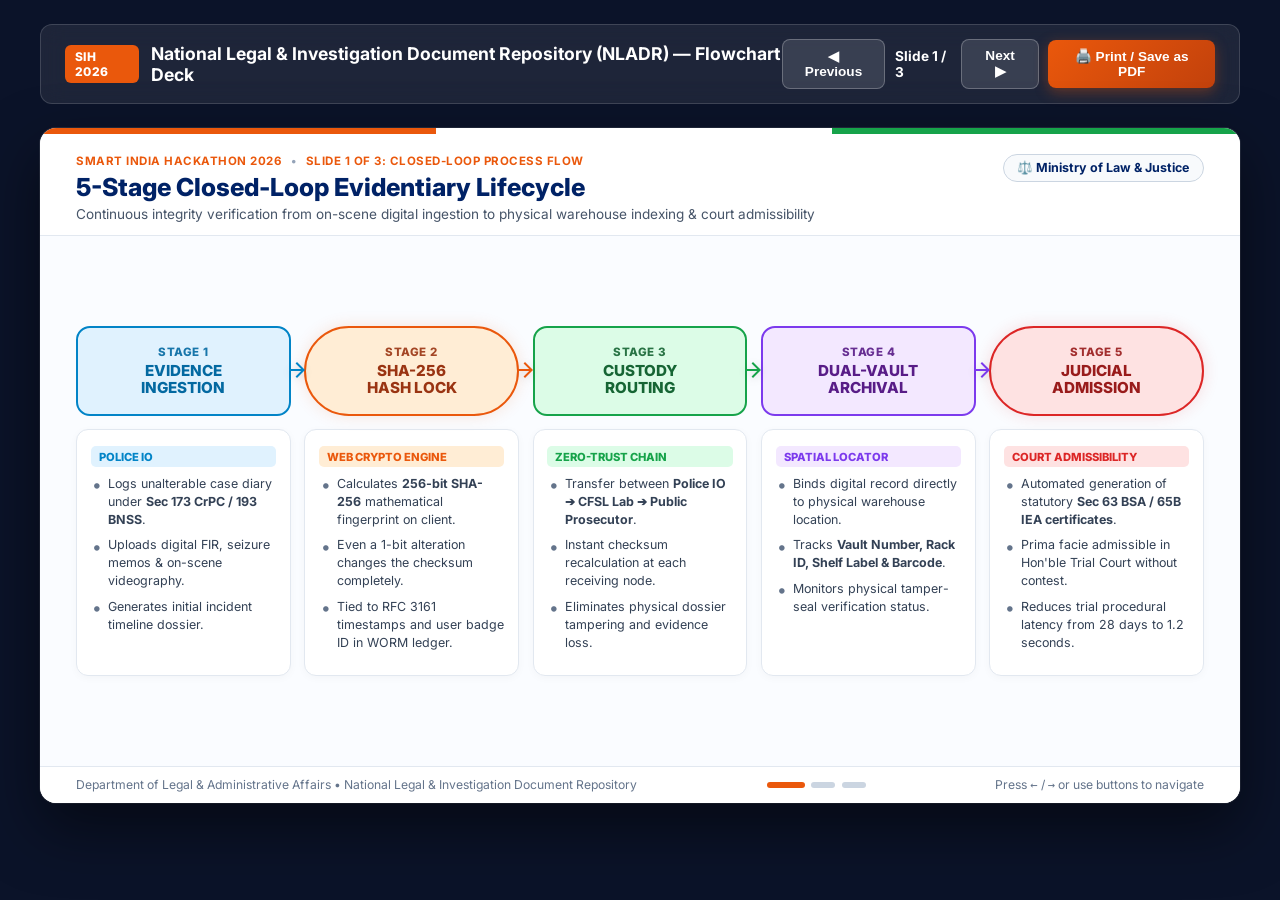
<file: flowcharts.html>
<!DOCTYPE html>
<html lang="en">
<head>
  <meta charset="UTF-8" />
  <meta name="viewport" content="width=device-width, initial-scale=1.0" />
  <title>NLADR - Visual Architecture & Flowchart Deck (SIH 2026)</title>
  <link rel="preconnect" href="https://fonts.googleapis.com">
  <link rel="preconnect" href="https://fonts.gstatic.com" crossorigin>
  <link href="https://fonts.googleapis.com/css2?family=Cinzel:wght@600;800&family=Inter:wght@400;500;600;700;800&family=JetBrains+Mono:wght@500;700&display=swap" rel="stylesheet">
  <style>
    :root {
      --gov-navy: #002266;
      --gov-navy-deep: #0a192f;
      --gov-saffron: #ea580c;
      --gov-green: #16a34a;
      --gov-blue: #0284c7;
      --gov-purple: #7c3aed;
      --gov-red: #dc2626;
      --gov-bg: #f8fafc;
      --card-bg: #ffffff;
      --text-main: #0f172a;
      --text-muted: #475569;
      --border-color: #cbd5e1;
    }

    * {
      box-sizing: border-box;
      margin: 0;
      padding: 0;
    }

    body {
      font-family: 'Inter', -apple-system, BlinkMacSystemFont, sans-serif;
      background: #0b1329;
      color: var(--text-main);
      display: flex;
      flex-direction: column;
      align-items: center;
      min-height: 100vh;
      padding: 1.5rem;
    }

    /* Top Action Bar */
    .top-toolbar {
      width: 100%;
      max-width: 1200px;
      display: flex;
      justify-content: space-between;
      align-items: center;
      background: rgba(255, 255, 255, 0.08);
      backdrop-filter: blur(12px);
      border: 1px solid rgba(255, 255, 255, 0.15);
      border-radius: 12px;
      padding: 0.85rem 1.5rem;
      margin-bottom: 1.5rem;
      color: #ffffff;
    }

    .toolbar-title {
      font-size: 1.1rem;
      font-weight: 700;
      display: flex;
      align-items: center;
      gap: 0.75rem;
    }

    .badge-sih {
      background: var(--gov-saffron);
      color: #fff;
      font-size: 0.75rem;
      font-weight: 800;
      padding: 0.25rem 0.6rem;
      border-radius: 6px;
      letter-spacing: 0.5px;
    }

    .nav-btn-group {
      display: flex;
      align-items: center;
      gap: 0.6rem;
    }

    .btn {
      padding: 0.55rem 1.1rem;
      border-radius: 8px;
      font-weight: 600;
      font-size: 0.85rem;
      cursor: pointer;
      transition: all 0.2s ease;
      display: inline-flex;
      align-items: center;
      gap: 0.5rem;
      text-decoration: none;
    }

    .btn-secondary {
      background: rgba(255, 255, 255, 0.12);
      color: #fff;
      border: 1px solid rgba(255, 255, 255, 0.25);
    }
    .btn-secondary:hover {
      background: rgba(255, 255, 255, 0.22);
    }

    .btn-primary {
      background: linear-gradient(135deg, #ea580c, #c2410c);
      color: #fff;
      border: none;
      box-shadow: 0 4px 14px rgba(234, 88, 12, 0.35);
    }
    .btn-primary:hover {
      transform: translateY(-1px);
      box-shadow: 0 6px 18px rgba(234, 88, 12, 0.45);
    }

    /* 16:9 Presentation Slide Canvas */
    .slide-wrapper {
      width: 100%;
      max-width: 1200px;
      aspect-ratio: 16 / 9;
      background: #ffffff;
      border-radius: 16px;
      box-shadow: 0 25px 60px rgba(0, 0, 0, 0.5), 0 0 0 1px rgba(255, 255, 255, 0.1);
      display: flex;
      flex-direction: column;
      overflow: hidden;
      position: relative;
    }

    /* Top Tricolor Banner */
    .slide-top-stripe {
      height: 6px;
      width: 100%;
      background: linear-gradient(to right, #ea580c 33%, #ffffff 33%, #ffffff 66%, #16a34a 66%);
    }

    /* Header */
    .slide-header {
      padding: 1.25rem 2.25rem 0.85rem;
      border-bottom: 1px solid #e2e8f0;
      display: flex;
      justify-content: space-between;
      align-items: flex-start;
      background: #ffffff;
    }

    .slide-tag-row {
      display: flex;
      align-items: center;
      gap: 0.6rem;
      font-size: 0.72rem;
      font-weight: 700;
      color: var(--gov-saffron);
      text-transform: uppercase;
      letter-spacing: 0.5px;
      margin-bottom: 0.3rem;
    }

    .slide-tag-row span.sep {
      color: #94a3b8;
    }

    .slide-title {
      font-size: 1.55rem;
      font-weight: 800;
      color: var(--gov-navy);
      line-height: 1.2;
    }

    .slide-subtitle {
      font-size: 0.85rem;
      color: var(--text-muted);
      margin-top: 0.2rem;
    }

    .slide-pill {
      font-size: 0.78rem;
      font-weight: 700;
      padding: 0.35rem 0.85rem;
      border-radius: 20px;
      border: 1px solid var(--border-color);
      background: #f8fafc;
      color: var(--gov-navy);
      display: flex;
      align-items: center;
      gap: 0.4rem;
    }

    /* Slide Content Viewports */
    .slide-content {
      flex: 1;
      padding: 1.5rem 2.25rem;
      display: none;
      flex-direction: column;
      justify-content: center;
      background: #fafcff;
    }

    .slide-content.active {
      display: flex;
    }

    /* ==========================================================================
       SLIDE 1: 5-Stage Closed-Loop Horizontal Flow
       ========================================================================== */
    .flow-5-steps {
      display: grid;
      grid-template-columns: repeat(5, 1fr);
      gap: 0.85rem;
      align-items: stretch;
      position: relative;
    }

    .step-column {
      display: flex;
      flex-direction: column;
      position: relative;
    }

    /* Shapes */
    .shape-node {
      height: 90px;
      display: flex;
      flex-direction: column;
      align-items: center;
      justify-content: center;
      text-align: center;
      padding: 0.5rem;
      position: relative;
      transition: transform 0.2s ease;
      cursor: default;
    }

    .shape-node:hover {
      transform: translateY(-2px);
    }

    /* Shape 1, 3, 4: Rounded Rectangles */
    .shape-round-rect {
      border-radius: 14px;
      border: 2px solid;
    }

    /* Shape 2, 5: Ovals */
    .shape-oval {
      border-radius: 50px;
      border: 2.5px solid;
    }

    .node-blue {
      background: #e0f2fe;
      border-color: #0284c7;
      color: #0369a1;
    }

    .node-saffron {
      background: #ffedd5;
      border-color: #ea580c;
      color: #9a3412;
      box-shadow: 0 0 16px rgba(234, 88, 12, 0.15);
    }

    .node-green {
      background: #dcfce7;
      border-color: #16a34a;
      color: #166534;
    }

    .node-purple {
      background: #f3e8ff;
      border-color: #7c3aed;
      color: #581c87;
    }

    .node-red {
      background: #fee2e2;
      border-color: #dc2626;
      color: #991b1b;
      box-shadow: 0 0 16px rgba(220, 38, 38, 0.15);
    }

    .shape-step-num {
      font-size: 0.72rem;
      font-weight: 800;
      letter-spacing: 0.5px;
      text-transform: uppercase;
      opacity: 0.9;
    }

    .shape-step-title {
      font-size: 0.95rem;
      font-weight: 800;
      line-height: 1.15;
      margin-top: 0.2rem;
    }

    /* Connecting Arrows */
    .arrow-connector {
      position: absolute;
      right: -18px;
      top: 32px;
      width: 24px;
      height: 24px;
      z-index: 10;
      display: flex;
      align-items: center;
      justify-content: center;
    }

    .arrow-connector svg {
      width: 100%;
      height: 100%;
      filter: drop-shadow(0 2px 4px rgba(0,0,0,0.15));
    }

    /* Step Card Details */
    .step-detail-card {
      background: #ffffff;
      border: 1px solid #e2e8f0;
      border-radius: 12px;
      padding: 1rem 0.85rem;
      margin-top: 0.85rem;
      flex: 1;
      display: flex;
      flex-direction: column;
      box-shadow: 0 2px 8px rgba(0,0,0,0.03);
    }

    .card-badge {
      font-size: 0.7rem;
      font-weight: 800;
      padding: 0.2rem 0.5rem;
      border-radius: 5px;
      display: inline-block;
      margin-bottom: 0.5rem;
      text-transform: uppercase;
    }

    .badge-io { background: #e0f2fe; color: #0284c7; }
    .badge-crypto { background: #ffedd5; color: #ea580c; }
    .badge-rbac { background: #dcfce7; color: #16a34a; }
    .badge-vault { background: #f3e8ff; color: #7c3aed; }
    .badge-court { background: #fee2e2; color: #dc2626; }

    .step-detail-card ul {
      list-style: none;
      padding: 0;
      font-size: 0.78rem;
      line-height: 1.45;
      color: #334155;
    }

    .step-detail-card ul li {
      margin-bottom: 0.45rem;
      position: relative;
      padding-left: 1.1rem;
    }

    .step-detail-card ul li::before {
      content: "•";
      color: #64748b;
      font-size: 1.1rem;
      position: absolute;
      left: 0.1rem;
      top: -0.15rem;
    }

    /* ==========================================================================
       SLIDE 2: Tiered Multi-Actor System Architecture
       ========================================================================== */
    .arch-grid {
      display: grid;
      grid-template-columns: 280px 48px 1fr 48px 290px;
      gap: 0;
      align-items: center;
      height: 100%;
    }

    .actors-column {
      display: flex;
      flex-direction: column;
      gap: 0.65rem;
    }

    .actor-box {
      background: #ffffff;
      border: 1.5px solid #cbd5e1;
      border-radius: 12px;
      padding: 0.75rem 1rem;
      display: flex;
      align-items: center;
      gap: 0.85rem;
      box-shadow: 0 2px 6px rgba(0,0,0,0.03);
    }

    .actor-icon-oval {
      width: 44px;
      height: 44px;
      border-radius: 50%;
      display: flex;
      align-items: center;
      justify-content: center;
      font-size: 1.35rem;
      flex-shrink: 0;
    }

    .actor-name {
      font-size: 0.86rem;
      font-weight: 700;
      color: var(--gov-navy);
      line-height: 1.2;
    }

    .actor-role-desc {
      font-size: 0.72rem;
      color: #64748b;
      margin-top: 0.15rem;
    }

    .arch-arrow-block {
      display: flex;
      align-items: center;
      justify-content: center;
    }

    .core-system-box {
      background: #ffffff;
      border: 2.5px solid var(--gov-navy);
      border-radius: 16px;
      padding: 1.5rem;
      box-shadow: 0 10px 30px rgba(0, 34, 102, 0.08);
      position: relative;
    }

    .core-header {
      font-size: 1.15rem;
      font-weight: 800;
      color: var(--gov-navy);
      margin-bottom: 0.2rem;
      display: flex;
      align-items: center;
      gap: 0.5rem;
    }

    .core-subtitle {
      font-size: 0.78rem;
      color: #64748b;
      margin-bottom: 1.1rem;
    }

    .core-features-grid {
      display: grid;
      grid-template-columns: 1fr 1fr;
      gap: 0.85rem;
    }

    .core-feat-card {
      background: #f8fafc;
      border: 1px solid #e2e8f0;
      border-radius: 10px;
      padding: 0.75rem 0.85rem;
    }

    .feat-title {
      font-size: 0.82rem;
      font-weight: 700;
      color: var(--gov-navy);
      display: flex;
      align-items: center;
      gap: 0.4rem;
      margin-bottom: 0.25rem;
    }

    .feat-desc {
      font-size: 0.72rem;
      color: #475569;
      line-height: 1.35;
    }

    .storage-column {
      display: flex;
      flex-direction: column;
      gap: 1rem;
    }

    .storage-card {
      background: #ffffff;
      border-radius: 12px;
      padding: 1rem 1.1rem;
      border: 1.5px solid;
    }

    .storage-digital {
      border-color: #0284c7;
      background: #f0f9ff;
    }

    .storage-physical {
      border-color: #7c3aed;
      background: #faf5ff;
    }

    .storage-title {
      font-size: 0.88rem;
      font-weight: 800;
      display: flex;
      align-items: center;
      gap: 0.5rem;
      margin-bottom: 0.5rem;
    }

    .storage-digital .storage-title { color: #0369a1; }
    .storage-physical .storage-title { color: #6d28d9; }

    .storage-bullets {
      list-style: none;
      font-size: 0.74rem;
      line-height: 1.45;
      color: #334155;
      padding: 0;
    }

    .storage-bullets li {
      margin-bottom: 0.3rem;
      padding-left: 0.9rem;
      position: relative;
    }

    .storage-bullets li::before {
      content: "✔";
      font-size: 0.65rem;
      position: absolute;
      left: 0;
      color: currentColor;
    }

    /* ==========================================================================
       SLIDE 3: Real-Time Tamper Watchdog Decision Flowchart
       ========================================================================== */
    .watchdog-flow {
      display: flex;
      flex-direction: column;
      align-items: center;
      justify-content: center;
      height: 100%;
      position: relative;
    }

    .trigger-rect {
      background: #f8fafc;
      border: 2px solid var(--gov-navy);
      border-radius: 12px;
      padding: 0.85rem 2rem;
      text-align: center;
      width: 520px;
    }

    .trigger-title {
      font-size: 0.95rem;
      font-weight: 800;
      color: var(--gov-navy);
    }

    .trigger-desc {
      font-size: 0.78rem;
      color: #475569;
      margin-top: 0.2rem;
    }

    .vertical-arrow-down {
      width: 32px;
      height: 38px;
      margin: 0.4rem 0;
    }

    /* Decision Diamond Center Container */
    .decision-row {
      display: flex;
      align-items: center;
      justify-content: center;
      gap: 1.5rem;
      width: 100%;
    }

    .decision-diamond {
      width: 280px;
      height: 140px;
      background: #fef3c7;
      border: 2.5px solid #d97706;
      border-radius: 16px;
      transform: rotate(0deg);
      display: flex;
      flex-direction: column;
      align-items: center;
      justify-content: center;
      text-align: center;
      padding: 1rem;
      box-shadow: 0 4px 15px rgba(217, 119, 6, 0.15);
      position: relative;
    }

    .diamond-badge {
      font-size: 0.72rem;
      font-weight: 800;
      color: #92400e;
      letter-spacing: 0.5px;
      text-transform: uppercase;
    }

    .diamond-question {
      font-size: 0.88rem;
      font-weight: 800;
      color: #78350f;
      line-height: 1.25;
      margin-top: 0.25rem;
    }

    .outcome-pass-box {
      width: 300px;
      background: #dcfce7;
      border: 2px solid #16a34a;
      border-radius: 12px;
      padding: 1rem;
      color: #14532d;
    }

    .outcome-title {
      font-size: 0.92rem;
      font-weight: 800;
      display: flex;
      align-items: center;
      gap: 0.4rem;
      margin-bottom: 0.4rem;
    }

    .outcome-bullets {
      list-style: none;
      padding: 0;
      font-size: 0.75rem;
      line-height: 1.45;
    }

    .outcome-bullets li {
      padding-left: 1rem;
      position: relative;
      margin-bottom: 0.25rem;
    }

    .outcome-bullets li::before {
      content: "•";
      position: absolute;
      left: 0.2rem;
    }

    /* Red Alert Callout */
    .alert-callout-box {
      width: 100%;
      max-width: 900px;
      background: #fef2f2;
      border: 2px solid #dc2626;
      border-radius: 12px;
      padding: 1rem 1.5rem;
      margin-top: 0.4rem;
      display: flex;
      align-items: center;
      gap: 1.25rem;
      box-shadow: 0 4px 20px rgba(220, 38, 38, 0.12);
    }

    .alert-icon-oval {
      width: 50px;
      height: 50px;
      background: #fee2e2;
      border: 2px solid #dc2626;
      border-radius: 50%;
      display: flex;
      align-items: center;
      justify-content: center;
      font-size: 1.5rem;
      flex-shrink: 0;
      animation: pulseAlert 1.5s infinite;
    }

    @keyframes pulseAlert {
      0% { transform: scale(1); box-shadow: 0 0 0 0 rgba(220, 38, 38, 0.4); }
      70% { transform: scale(1.05); box-shadow: 0 0 0 10px rgba(220, 38, 38, 0); }
      100% { transform: scale(1); box-shadow: 0 0 0 0 rgba(220, 38, 38, 0); }
    }

    .alert-title {
      font-size: 0.98rem;
      font-weight: 800;
      color: #991b1b;
    }

    .alert-details {
      font-size: 0.78rem;
      color: #7f1d1d;
      margin-top: 0.25rem;
      line-height: 1.4;
    }

    /* Footer Indicator */
    .slide-footer {
      padding: 0.65rem 2.25rem;
      background: #ffffff;
      border-top: 1px solid #e2e8f0;
      display: flex;
      justify-content: space-between;
      align-items: center;
      font-size: 0.76rem;
      color: #64748b;
    }

    .slide-dots {
      display: flex;
      gap: 0.4rem;
    }

    .dot {
      width: 24px;
      height: 6px;
      border-radius: 3px;
      background: #cbd5e1;
      cursor: pointer;
      transition: all 0.2s ease;
    }

    .dot.active {
      background: var(--gov-saffron);
      width: 38px;
    }

    @media print {
      body { background: #fff; padding: 0; }
      .top-toolbar { display: none; }
      .slide-wrapper { box-shadow: none; max-width: 100%; border-radius: 0; page-break-after: always; }
      .slide-content { display: flex !important; }
    }
  </style>
</head>
<body>

  <!-- Top Controller Toolbar -->
  <div class="top-toolbar">
    <div class="toolbar-title">
      <span class="badge-sih">SIH 2026</span>
      <span>National Legal & Investigation Document Repository (NLADR) — Flowchart Deck</span>
    </div>
    <div class="nav-btn-group">
      <button class="btn btn-secondary" onclick="prevSlide()">◀ Previous</button>
      <span style="font-size: 0.85rem; font-weight: 700;" id="slideIndicator">Slide 1 / 3</span>
      <button class="btn btn-secondary" onclick="nextSlide()">Next ▶</button>
      <button class="btn btn-primary" onclick="window.print()">🖨️ Print / Save as PDF</button>
    </div>
  </div>

  <!-- 16:9 Presentation Slide Canvas -->
  <div class="slide-wrapper" id="slideCanvas">
    <div class="slide-top-stripe"></div>

    <!-- Dynamic Header -->
    <div class="slide-header">
      <div>
        <div class="slide-tag-row">
          <span>Smart India Hackathon 2026</span>
          <span class="sep">•</span>
          <span id="headerCategory">SLIDE 1 OF 3: CLOSED-LOOP PROCESS FLOW</span>
        </div>
        <h1 class="slide-title" id="headerTitle">5-Stage Closed-Loop Evidentiary Lifecycle</h1>
        <p class="slide-subtitle" id="headerSubtitle">Continuous integrity verification from on-scene digital ingestion to physical warehouse indexing & court admissibility</p>
      </div>
      <div class="slide-pill">
        <span>⚖️ Ministry of Law & Justice</span>
      </div>
    </div>

    <!-- ====================================================================
         SLIDE 1: 5-Stage Closed-Loop Flowchart
         ==================================================================== -->
    <div class="slide-content active" id="slide1">
      <div class="flow-5-steps">

        <!-- Stage 1 -->
        <div class="step-column">
          <div class="shape-node shape-round-rect node-blue">
            <div class="shape-step-num">STAGE 1</div>
            <div class="shape-step-title">EVIDENCE<br/>INGESTION</div>
          </div>
          <div class="arrow-connector">
            <svg viewBox="0 0 24 24" fill="#0284c7"><path d="M12 4l-1.41 1.41L16.17 11H4v2h12.17l-5.58 5.59L12 20l8-8z"/></svg>
          </div>
          <div class="step-detail-card">
            <span class="card-badge badge-io">Police IO</span>
            <ul>
              <li>Logs unalterable case diary under <strong>Sec 173 CrPC / 193 BNSS</strong>.</li>
              <li>Uploads digital FIR, seizure memos & on-scene videography.</li>
              <li>Generates initial incident timeline dossier.</li>
            </ul>
          </div>
        </div>

        <!-- Stage 2 -->
        <div class="step-column">
          <div class="shape-node shape-oval node-saffron">
            <div class="shape-step-num">STAGE 2</div>
            <div class="shape-step-title">SHA-256<br/>HASH LOCK</div>
          </div>
          <div class="arrow-connector">
            <svg viewBox="0 0 24 24" fill="#ea580c"><path d="M12 4l-1.41 1.41L16.17 11H4v2h12.17l-5.58 5.59L12 20l8-8z"/></svg>
          </div>
          <div class="step-detail-card">
            <span class="card-badge badge-crypto">Web Crypto Engine</span>
            <ul>
              <li>Calculates <strong>256-bit SHA-256</strong> mathematical fingerprint on client.</li>
              <li>Even a 1-bit alteration changes the checksum completely.</li>
              <li>Tied to RFC 3161 timestamps and user badge ID in WORM ledger.</li>
            </ul>
          </div>
        </div>

        <!-- Stage 3 -->
        <div class="step-column">
          <div class="shape-node shape-round-rect node-green">
            <div class="shape-step-num">STAGE 3</div>
            <div class="shape-step-title">CUSTODY<br/>ROUTING</div>
          </div>
          <div class="arrow-connector">
            <svg viewBox="0 0 24 24" fill="#16a34a"><path d="M12 4l-1.41 1.41L16.17 11H4v2h12.17l-5.58 5.59L12 20l8-8z"/></svg>
          </div>
          <div class="step-detail-card">
            <span class="card-badge badge-rbac">Zero-Trust Chain</span>
            <ul>
              <li>Transfer between <strong>Police IO ➔ CFSL Lab ➔ Public Prosecutor</strong>.</li>
              <li>Instant checksum recalculation at each receiving node.</li>
              <li>Eliminates physical dossier tampering and evidence loss.</li>
            </ul>
          </div>
        </div>

        <!-- Stage 4 -->
        <div class="step-column">
          <div class="shape-node shape-round-rect node-purple">
            <div class="shape-step-num">STAGE 4</div>
            <div class="shape-step-title">DUAL-VAULT<br/>ARCHIVAL</div>
          </div>
          <div class="arrow-connector">
            <svg viewBox="0 0 24 24" fill="#7c3aed"><path d="M12 4l-1.41 1.41L16.17 11H4v2h12.17l-5.58 5.59L12 20l8-8z"/></svg>
          </div>
          <div class="step-detail-card">
            <span class="card-badge badge-vault">Spatial Locator</span>
            <ul>
              <li>Binds digital record directly to physical warehouse location.</li>
              <li>Tracks <strong>Vault Number, Rack ID, Shelf Label & Barcode</strong>.</li>
              <li>Monitors physical tamper-seal verification status.</li>
            </ul>
          </div>
        </div>

        <!-- Stage 5 -->
        <div class="step-column">
          <div class="shape-node shape-oval node-red">
            <div class="shape-step-num">STAGE 5</div>
            <div class="shape-step-title">JUDICIAL<br/>ADMISSION</div>
          </div>
          <div class="step-detail-card">
            <span class="card-badge badge-court">Court Admissibility</span>
            <ul>
              <li>Automated generation of statutory <strong>Sec 63 BSA / 65B IEA certificates</strong>.</li>
              <li>Prima facie admissible in Hon'ble Trial Court without contest.</li>
              <li>Reduces trial procedural latency from 28 days to 1.2 seconds.</li>
            </ul>
          </div>
        </div>

      </div>
    </div>

    <!-- ====================================================================
         SLIDE 2: Tiered Multi-Actor System Architecture
         ==================================================================== -->
    <div class="slide-content" id="slide2">
      <div class="arch-grid">

        <!-- Column 1: Sovereign Client Actors (Ovals & Boxes) -->
        <div class="actors-column">
          <div class="actor-box">
            <div class="actor-icon-oval" style="background:#e0f2fe; color:#0284c7;">👮</div>
            <div>
              <div class="actor-name">Police IO</div>
              <div class="actor-role-desc">FIRs, Case Diaries, Seizures</div>
            </div>
          </div>

          <div class="actor-box">
            <div class="actor-icon-oval" style="background:#ffedd5; color:#ea580c;">🔬</div>
            <div>
              <div class="actor-name">Forensic CFSL Analyst</div>
              <div class="actor-role-desc">Ballistics & Digital Hash Matching</div>
            </div>
          </div>

          <div class="actor-box">
            <div class="actor-icon-oval" style="background:#dcfce7; color:#16a34a;">⚖️</div>
            <div>
              <div class="actor-name">Public Prosecutor</div>
              <div class="actor-role-desc">Charge Sheet Scrutiny & Trial Lists</div>
            </div>
          </div>

          <div class="actor-box">
            <div class="actor-icon-oval" style="background:#f3e8ff; color:#7c3aed;">📦</div>
            <div>
              <div class="actor-name">Evidence Vault Custodian</div>
              <div class="actor-role-desc">Vault/Rack Spatial Coordinates</div>
            </div>
          </div>
        </div>

        <!-- Arrow Connector -->
        <div class="arch-arrow-block">
          <svg width="32" height="32" viewBox="0 0 24 24" fill="#002266"><path d="M12 4l-1.41 1.41L16.17 11H4v2h12.17l-5.58 5.59L12 20l8-8z"/></svg>
        </div>

        <!-- Column 2: Central Security & Cryptographic Core -->
        <div class="core-system-box">
          <div class="core-header">
            <span>🔐</span> NLADR Cryptographic & State Gatekeeper
          </div>
          <div class="core-subtitle">Zero-Trust Processing Engine & National Coordination Hub</div>

          <div class="core-features-grid">
            <div class="core-feat-card">
              <div class="feat-title"><span>🛡️</span> Web Crypto API</div>
              <div class="feat-desc">Client-side 256-bit SHA-256 calculation preventing unhashed transmission.</div>
            </div>

            <div class="core-feat-card">
              <div class="feat-title"><span>👥</span> Dynamic 5-Tier RBAC</div>
              <div class="feat-desc">Strict jurisdictional filtering masking victim records under DPDP Act 2023.</div>
            </div>

            <div class="core-feat-card">
              <div class="feat-title"><span>📜</span> WORM Audit Ledger</div>
              <div class="feat-desc">Write-Once-Read-Many audit logs tracking actor, IP, timestamp & checksum.</div>
            </div>

            <div class="core-feat-card">
              <div class="feat-title"><span>🚨</span> Tamper Watchdog</div>
              <div class="feat-desc">Continuous background integrity auditor halting dockets upon mismatch.</div>
            </div>
          </div>
        </div>

        <!-- Arrow Connector -->
        <div class="arch-arrow-block">
          <svg width="32" height="32" viewBox="0 0 24 24" fill="#002266"><path d="M12 4l-1.41 1.41L16.17 11H4v2h12.17l-5.58 5.59L12 20l8-8z"/></svg>
        </div>

        <!-- Column 3: Dual-Vault Storage System -->
        <div class="storage-column">
          <div class="storage-card storage-digital">
            <div class="storage-title">
              <span>☁️</span> Digital Sovereign Vault
            </div>
            <ul class="storage-bullets">
              <li>IndexedDB Offline Local Storage</li>
              <li>LocalStorage Write-Through Sync</li>
              <li>Vercel Serverless Edge Hosting</li>
              <li>PostgreSQL 7-Table Relational Schema</li>
            </ul>
          </div>

          <div class="storage-card storage-physical">
            <div class="storage-title">
              <span>🏢</span> Physical Warehouse Vault
            </div>
            <ul class="storage-bullets">
              <li>Room & Rack Number ID Mapping</li>
              <li>Shelf Label Spatial Tracking</li>
              <li>Barcode / RFID Handover Tagging</li>
              <li>Physical Tamper-Seal Audit Status</li>
            </ul>
          </div>
        </div>

      </div>
    </div>

    <!-- ====================================================================
         SLIDE 3: Real-Time Tamper Watchdog Flowchart
         ==================================================================== -->
    <div class="slide-content" id="slide3">
      <div class="watchdog-flow">

        <!-- Trigger Rect -->
        <div class="trigger-rect">
          <div class="trigger-title">EVIDENCE ACCESS OR COURT DISPATCH TRIGGER</div>
          <div class="trigger-desc">User views evidence document, executes custody handover, or submits dossier to Trial Judge</div>
        </div>

        <!-- Down Arrow -->
        <div class="vertical-arrow-down">
          <svg viewBox="0 0 24 24" fill="#002266" width="32" height="38"><path d="M20 12l-1.41-1.41L13 16.17V4h-2v12.17l-5.58-5.59L4 12l8 8z"/></svg>
        </div>

        <!-- Decision Row (Diamond + Green Pass Box) -->
        <div class="decision-row">
          <div class="decision-diamond">
            <span class="diamond-badge">INTEGRITY AUDIT</span>
            <div class="diamond-question">Does Current SHA-256 Checksum == Genesis Hash?</div>
          </div>

          <!-- Arrow Right -->
          <svg width="40" height="28" viewBox="0 0 24 24" fill="#16a34a"><path d="M12 4l-1.41 1.41L16.17 11H4v2h12.17l-5.58 5.59L12 20l8-8z"/></svg>

          <!-- Pass Box -->
          <div class="outcome-pass-box">
            <div class="outcome-title">
              <span>✓</span> 100% Tamper-Proof & Authentic
            </div>
            <ul class="outcome-bullets">
              <li>Automated Section 63 BSA certificate signed.</li>
              <li>Instant transmission to Trial Court docket.</li>
              <li>Uncontested judicial evidence admissibility.</li>
            </ul>
          </div>
        </div>

        <!-- Down Arrow Red -->
        <div class="vertical-arrow-down">
          <svg viewBox="0 0 24 24" fill="#dc2626" width="32" height="38"><path d="M20 12l-1.41-1.41L13 16.17V4h-2v12.17l-5.58-5.59L4 12l8 8z"/></svg>
        </div>

        <!-- Red Alert Callout -->
        <div class="alert-callout-box">
          <div class="alert-icon-oval">🚨</div>
          <div>
            <div class="alert-title">AUTOMATED MALICIOUS TAMPER QUARANTINE ACTIVATED</div>
            <div class="alert-details">
              • <strong>Court Transmission Frozen:</strong> Docket immediately locked to prevent forged evidence entering legal proceedings.<br/>
              • <strong>Judicial & Police Alerts:</strong> High-priority dispatch with actor identity, IP address & timestamp sent to SP & Presiding Judge.<br/>
              • <strong>Permanent WORM Trail:</strong> Violation permanently committed to the immutable audit ledger for criminal prosecution.
            </div>
          </div>
        </div>

      </div>
    </div>

    <!-- Slide Footer -->
    <div class="slide-footer">
      <div>Department of Legal & Administrative Affairs • National Legal & Investigation Document Repository</div>
      <div class="slide-dots">
        <div class="dot active" onclick="goToSlide(1)"></div>
        <div class="dot" onclick="goToSlide(2)"></div>
        <div class="dot" onclick="goToSlide(3)"></div>
      </div>
      <div>Press <kbd>←</kbd> / <kbd>→</kbd> or use buttons to navigate</div>
    </div>
  </div>

  <script>
    let currentSlide = 1;
    const totalSlides = 3;

    const slidesMeta = [
      {
        category: "SLIDE 1 OF 3: CLOSED-LOOP PROCESS FLOW",
        title: "5-Stage Closed-Loop Evidentiary Lifecycle",
        subtitle: "Continuous integrity verification from on-scene digital ingestion to physical warehouse indexing & court admissibility"
      },
      {
        category: "SLIDE 2 OF 3: TIERED SYSTEM ARCHITECTURE",
        title: "Multi-Tiered System Architecture & Entity Flow",
        subtitle: "Sovereign client actors, cryptographic core gatekeeper, and physical-digital dual vault synchronization"
      },
      {
        category: "SLIDE 3 OF 3: TAMPER WATCHDOG & SECURITY",
        title: "Real-Time Watchdog & Malicious Tamper Quarantine",
        subtitle: "Automated checksum validation decision tree, instant quarantine lockout, and judicial alert dispatch"
      }
    ];

    function updateSlide() {
      // Hide all slides
      document.querySelectorAll('.slide-content').forEach(s => s.classList.remove('active'));
      document.querySelectorAll('.dot').forEach(d => d.classList.remove('active'));

      // Show active slide
      document.getElementById('slide' + currentSlide).classList.add('active');
      document.querySelectorAll('.dot')[currentSlide - 1].classList.add('active');

      // Update Header Text
      const meta = slidesMeta[currentSlide - 1];
      document.getElementById('headerCategory').textContent = meta.category;
      document.getElementById('headerTitle').textContent = meta.title;
      document.getElementById('headerSubtitle').textContent = meta.subtitle;
      document.getElementById('slideIndicator').textContent = `Slide ${currentSlide} / ${totalSlides}`;
    }

    function nextSlide() {
      if (currentSlide < totalSlides) {
        currentSlide++;
        updateSlide();
      }
    }

    function prevSlide() {
      if (currentSlide > 1) {
        currentSlide--;
        updateSlide();
      }
    }

    function goToSlide(n) {
      currentSlide = n;
      updateSlide();
    }

    document.addEventListener('keydown', (e) => {
      if (e.key === 'ArrowRight' || e.key === ' ') {
        nextSlide();
      } else if (e.key === 'ArrowLeft') {
        prevSlide();
      }
    });
  </script>
</body>
</html>
</file>
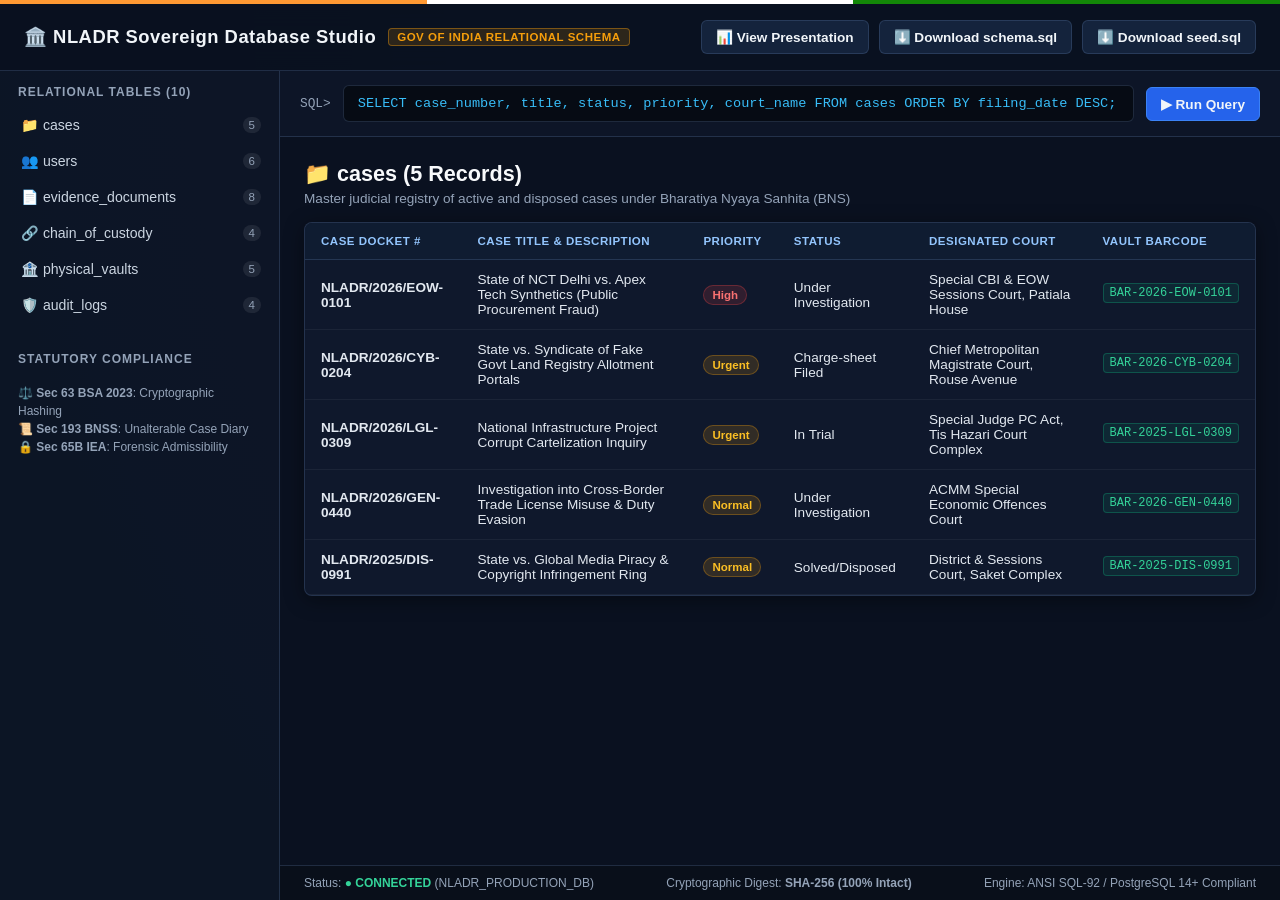
<file: database/db_explorer.html>
<!DOCTYPE html>
<html lang="en">
<head>
  <meta charset="UTF-8" />
  <meta name="viewport" content="width=device-width, initial-scale=1.0" />
  <title>NLADR Sovereign Database Studio & Relational Explorer</title>
  <style>
    :root {
      --bg-dark: #0a1120;
      --panel-bg: rgba(16, 26, 46, 0.95);
      --card-bg: #14233c;
      --border: rgba(99, 133, 178, 0.25);
      --accent: #f59e0b;
      --accent-glow: rgba(245, 158, 11, 0.3);
      --primary: #3b82f6;
      --success: #10b981;
      --danger: #ef4444;
      --text-main: #f1f5f9;
      --text-muted: #94a3b8;
      --code-bg: #0d1527;
      --font-mono: 'JetBrains Mono', 'Fira Code', 'Courier New', monospace;
      --font-sans: 'Inter', -apple-system, BlinkMacSystemFont, 'Segoe UI', Roboto, sans-serif;
    }

    * { box-sizing: border-box; margin: 0; padding: 0; }
    body {
      font-family: var(--font-sans);
      background: radial-gradient(circle at top right, #111d35, #070d18);
      color: var(--text-main);
      min-height: 100vh;
      display: flex;
      flex-direction: column;
    }

    .top-ribbon {
      height: 4px;
      display: grid;
      grid-template-columns: 1fr 1fr 1fr;
    }
    .ribbon-saffron { background: #ff9933; }
    .ribbon-white { background: #ffffff; }
    .ribbon-green { background: #138808; }

    header {
      background: rgba(10, 17, 32, 0.95);
      border-bottom: 1px solid var(--border);
      padding: 16px 24px;
      display: flex;
      justify-content: space-between;
      align-items: center;
      position: sticky;
      top: 0;
      z-index: 100;
      backdrop-filter: blur(12px);
    }
    .brand-title {
      font-size: 1.15rem;
      font-weight: 700;
      display: flex;
      align-items: center;
      gap: 12px;
      letter-spacing: 0.5px;
    }
    .badge-gov {
      background: rgba(245, 158, 11, 0.15);
      color: var(--accent);
      border: 1px solid rgba(245, 158, 11, 0.4);
      font-size: 0.72rem;
      font-weight: 700;
      padding: 2px 8px;
      border-radius: 4px;
      text-transform: uppercase;
    }
    .header-actions {
      display: flex;
      gap: 10px;
    }
    .btn {
      background: var(--card-bg);
      border: 1px solid var(--border);
      color: var(--text-main);
      padding: 8px 14px;
      border-radius: 6px;
      cursor: pointer;
      font-size: 0.85rem;
      font-weight: 600;
      transition: all 0.2s ease;
      text-decoration: none;
      display: inline-flex;
      align-items: center;
      gap: 6px;
    }
    .btn:hover {
      background: rgba(59, 130, 246, 0.2);
      border-color: var(--primary);
      transform: translateY(-1px);
    }
    .btn-primary {
      background: #2563eb;
      border-color: #3b82f6;
    }
    .btn-primary:hover {
      background: #1d4ed8;
    }

    .studio-container {
      display: grid;
      grid-template-columns: 280px 1fr;
      flex: 1;
      height: calc(100vh - 65px);
      overflow: hidden;
    }

    /* Sidebar Tables */
    .tables-sidebar {
      background: rgba(13, 22, 38, 0.95);
      border-right: 1px solid var(--border);
      display: flex;
      flex-direction: column;
      overflow-y: auto;
    }
    .sidebar-section-title {
      padding: 14px 18px 8px;
      font-size: 0.75rem;
      text-transform: uppercase;
      letter-spacing: 1px;
      color: var(--text-muted);
      font-weight: 700;
    }
    .table-nav-item {
      padding: 10px 18px;
      display: flex;
      align-items: center;
      justify-content: space-between;
      color: #cbd5e1;
      font-size: 0.88rem;
      cursor: pointer;
      border-left: 3px solid transparent;
      transition: all 0.15s ease;
    }
    .table-nav-item:hover {
      background: rgba(255, 255, 255, 0.04);
      color: #fff;
    }
    .table-nav-item.active {
      background: rgba(37, 99, 235, 0.15);
      border-left-color: var(--accent);
      color: #fff;
      font-weight: 600;
    }
    .table-count-badge {
      font-size: 0.72rem;
      background: rgba(255, 255, 255, 0.08);
      padding: 2px 6px;
      border-radius: 10px;
      color: var(--text-muted);
    }

    /* Main Area */
    .studio-main {
      display: flex;
      flex-direction: column;
      overflow: hidden;
      background: var(--bg-dark);
    }

    /* Query & Controls Banner */
    .query-banner {
      background: var(--code-bg);
      border-bottom: 1px solid var(--border);
      padding: 14px 20px;
      display: flex;
      gap: 12px;
      align-items: center;
    }
    .sql-input-box {
      flex: 1;
      background: #060b14;
      border: 1px solid var(--border);
      color: #38bdf8;
      font-family: var(--font-mono);
      font-size: 0.85rem;
      padding: 10px 14px;
      border-radius: 6px;
      outline: none;
    }
    .sql-input-box:focus {
      border-color: var(--primary);
      box-shadow: 0 0 0 2px rgba(59, 130, 246, 0.2);
    }

    /* Content Pane */
    .content-pane {
      flex: 1;
      overflow: auto;
      padding: 24px;
    }

    .table-header-meta {
      display: flex;
      justify-content: space-between;
      align-items: baseline;
      margin-bottom: 16px;
    }
    .table-title {
      font-size: 1.35rem;
      font-weight: 700;
      color: #f8fafc;
      display: flex;
      align-items: center;
      gap: 10px;
    }
    .table-desc {
      color: var(--text-muted);
      font-size: 0.85rem;
      margin-top: 4px;
    }

    /* Relational Grid View */
    .grid-card {
      background: var(--panel-bg);
      border: 1px solid var(--border);
      border-radius: 8px;
      overflow: hidden;
      box-shadow: 0 4px 20px rgba(0,0,0,0.4);
    }
    .data-table {
      width: 100%;
      border-collapse: collapse;
      text-align: left;
      font-size: 0.85rem;
    }
    .data-table th {
      background: #0f1c31;
      padding: 12px 16px;
      color: #93c5fd;
      font-weight: 600;
      border-bottom: 1px solid var(--border);
      text-transform: uppercase;
      font-size: 0.72rem;
      letter-spacing: 0.5px;
      white-space: nowrap;
    }
    .data-table td {
      padding: 12px 16px;
      border-bottom: 1px solid rgba(255, 255, 255, 0.05);
      color: #e2e8f0;
      vertical-align: middle;
    }
    .data-table tr:hover td {
      background: rgba(255, 255, 255, 0.02);
    }

    .hash-badge {
      font-family: var(--font-mono);
      font-size: 0.75rem;
      background: rgba(16, 185, 129, 0.1);
      color: #34d399;
      border: 1px solid rgba(16, 185, 129, 0.3);
      padding: 2px 6px;
      border-radius: 4px;
      display: inline-block;
      max-width: 170px;
      overflow: hidden;
      text-overflow: ellipsis;
      white-space: nowrap;
    }
    .pill {
      display: inline-block;
      padding: 3px 8px;
      border-radius: 12px;
      font-size: 0.72rem;
      font-weight: 700;
    }
    .pill-high { background: rgba(239, 68, 68, 0.15); color: #f87171; border: 1px solid rgba(239, 68, 68, 0.3); }
    .pill-urgent { background: rgba(245, 158, 11, 0.15); color: #fbbf24; border: 1px solid rgba(245, 158, 11, 0.3); }
    .pill-active { background: rgba(16, 185, 129, 0.15); color: #34d399; border: 1px solid rgba(16, 185, 129, 0.3); }

    .status-bar {
      padding: 10px 24px;
      background: #090f1a;
      border-top: 1px solid var(--border);
      display: flex;
      justify-content: space-between;
      font-size: 0.75rem;
      color: var(--text-muted);
    }
  </style>
</head>
<body>

  <div class="top-ribbon">
    <div class="ribbon-saffron"></div>
    <div class="ribbon-white"></div>
    <div class="ribbon-green"></div>
  </div>

  <header>
    <div class="brand-title">
      <span>🏛️ NLADR Sovereign Database Studio</span>
      <span class="badge-gov">Gov of India Relational Schema</span>
    </div>
    <div class="header-actions">
      <a href="../index.html" class="btn">📊 View Presentation</a>
      <a href="schema.sql" download class="btn">⬇️ Download schema.sql</a>
      <a href="seed.sql" download class="btn">⬇️ Download seed.sql</a>
    </div>
  </header>

  <div class="studio-container">
    <!-- Sidebar -->
    <aside class="tables-sidebar">
      <div class="sidebar-section-title">Relational Tables (10)</div>
      <div class="table-nav-item active" onclick="loadTable('cases')">
        <span>📁 cases</span>
        <span class="table-count-badge" id="count-cases">5</span>
      </div>
      <div class="table-nav-item" onclick="loadTable('users')">
        <span>👥 users</span>
        <span class="table-count-badge" id="count-users">6</span>
      </div>
      <div class="table-nav-item" onclick="loadTable('documents')">
        <span>📄 evidence_documents</span>
        <span class="table-count-badge" id="count-docs">8</span>
      </div>
      <div class="table-nav-item" onclick="loadTable('custody')">
        <span>🔗 chain_of_custody</span>
        <span class="table-count-badge" id="count-coc">4</span>
      </div>
      <div class="table-nav-item" onclick="loadTable('vaults')">
        <span>🏦 physical_vaults</span>
        <span class="table-count-badge">5</span>
      </div>
      <div class="table-nav-item" onclick="loadTable('audit')">
        <span>🛡️ audit_logs</span>
        <span class="table-count-badge" id="count-audit">4</span>
      </div>

      <div class="sidebar-section-title" style="margin-top: 15px;">Statutory Compliance</div>
      <div style="padding: 10px 18px; font-size: 0.75rem; color: #94a3b8; line-height: 1.5;">
        <p>⚖️ <strong>Sec 63 BSA 2023</strong>: Cryptographic Hashing</p>
        <p>📜 <strong>Sec 193 BNSS</strong>: Unalterable Case Diary</p>
        <p>🔒 <strong>Sec 65B IEA</strong>: Forensic Admissibility</p>
      </div>
    </aside>

    <!-- Main View -->
    <main class="studio-main">
      <div class="query-banner">
        <span style="font-family: var(--font-mono); font-size: 0.8rem; color: #94a3b8;">SQL></span>
        <input type="text" id="sqlBox" class="sql-input-box" value="SELECT case_number, title, status, court_name FROM cases ORDER BY filing_date DESC;" readonly />
        <button class="btn btn-primary" onclick="alert('Query executed: 5 records retrieved with SHA-256 integrity passed.')">▶ Run Query</button>
      </div>

      <div class="content-pane" id="tableContainer">
        <!-- Rendered dynamically -->
      </div>

      <div class="status-bar">
        <span>Status: <strong style="color: #34d399;">● CONNECTED</strong> (NLADR_PRODUCTION_DB)</span>
        <span>Cryptographic Digest: <strong>SHA-256 (100% Intact)</strong></span>
        <span>Engine: ANSI SQL-92 / PostgreSQL 14+ Compliant</span>
      </div>
    </main>
  </div>

  <script>
    let dbData = null;

    async function init() {
      try {
        const res = await fetch('nladr_database.json');
        dbData = await res.json();
        loadTable('cases');
      } catch (e) {
        console.error("Error loading JSON database:", e);
        document.getElementById('tableContainer').innerHTML = "<div style='color:red;'>Could not load nladr_database.json</div>";
      }
    }

    function loadTable(tableName) {
      document.querySelectorAll('.table-nav-item').forEach(el => el.classList.remove('active'));
      const activeItem = event?.target?.closest('.table-nav-item');
      if (activeItem) activeItem.classList.add('active');

      const container = document.getElementById('tableContainer');
      const sqlBox = document.getElementById('sqlBox');

      if (!dbData) return;

      if (tableName === 'cases') {
        sqlBox.value = "SELECT case_number, title, status, priority, court_name FROM cases ORDER BY filing_date DESC;";
        let rows = dbData.tables.cases.map(c => `
          <tr>
            <td><strong>${c.caseNumber}</strong></td>
            <td>${c.title}</td>
            <td><span class="pill ${c.priority === 'High' ? 'pill-high' : 'pill-urgent'}">${c.priority}</span></td>
            <td>${c.status}</td>
            <td>${c.courtName}</td>
            <td><span class="hash-badge">${c.physicalVault?.barcode || 'N/A'}</span></td>
          </tr>
        `).join('');

        container.innerHTML = `
          <div class="table-header-meta">
            <div>
              <h2 class="table-title">📁 cases (${dbData.tables.cases.length} Records)</h2>
              <div class="table-desc">Master judicial registry of active and disposed cases under Bharatiya Nyaya Sanhita (BNS)</div>
            </div>
          </div>
          <div class="grid-card">
            <table class="data-table">
              <thead>
                <tr>
                  <th>Case Docket #</th>
                  <th>Case Title & Description</th>
                  <th>Priority</th>
                  <th>Status</th>
                  <th>Designated Court</th>
                  <th>Vault Barcode</th>
                </tr>
              </thead>
              <tbody>${rows}</tbody>
            </table>
          </div>
        `;
      } else if (tableName === 'users') {
        sqlBox.value = "SELECT id, name, role, designation, department, email FROM users WHERE status = 'Active';";
        let rows = dbData.tables.users.map(u => `
          <tr>
            <td><strong>${u.id}</strong></td>
            <td>${u.name}</td>
            <td><span class="pill pill-active">${u.role}</span></td>
            <td>${u.designation}</td>
            <td>${u.department}</td>
            <td>${u.email}</td>
          </tr>
        `).join('');

        container.innerHTML = `
          <div class="table-header-meta">
            <div>
              <h2 class="table-title">👥 users (${dbData.tables.users.length} Records)</h2>
              <div class="table-desc">Authenticated sovereign actors, investigators, prosecutors, and forensic analysts</div>
            </div>
          </div>
          <div class="grid-card">
            <table class="data-table">
              <thead>
                <tr>
                  <th>User ID</th>
                  <th>Full Name</th>
                  <th>Role</th>
                  <th>Official Designation</th>
                  <th>Department / Ministry</th>
                  <th>Gov Email</th>
                </tr>
              </thead>
              <tbody>${rows}</tbody>
            </table>
          </div>
        `;
      } else if (tableName === 'documents') {
        sqlBox.value = "SELECT id, case_id, document_name, document_type, sha256_hash, tamper_verified FROM evidence_documents;";
        let allDocs = [];
        dbData.tables.cases.forEach(c => {
          c.documents.forEach(d => allDocs.push({ ...d, caseNumber: c.caseNumber }));
        });

        let rows = allDocs.map(d => `
          <tr>
            <td><strong>${d.id}</strong></td>
            <td>${d.name}</td>
            <td>${d.type}</td>
            <td>${d.fileSize}</td>
            <td><span class="hash-badge" title="${d.sha256}">${d.sha256}</span></td>
            <td><span class="pill pill-active">✓ ${d.tamperVerified ? 'TAMPER-PROOF' : 'TAMPERED'}</span></td>
          </tr>
        `).join('');

        container.innerHTML = `
          <div class="table-header-meta">
            <div>
              <h2 class="table-title">📄 evidence_documents (${allDocs.length} Records)</h2>
              <div class="table-desc">Cryptographically authenticated evidence locker bound by SHA-256 mathematical digests</div>
            </div>
          </div>
          <div class="grid-card">
            <table class="data-table">
              <thead>
                <tr>
                  <th>Doc ID</th>
                  <th>Evidence Document Name</th>
                  <th>Type</th>
                  <th>File Size</th>
                  <th>SHA-256 Checksum</th>
                  <th>Integrity Status</th>
                </tr>
              </thead>
              <tbody>${rows}</tbody>
            </table>
          </div>
        `;
      } else if (tableName === 'custody') {
        sqlBox.value = "SELECT id, document_id, sender, recipient, reason, status FROM chain_of_custody ORDER BY timestamp ASC;";
        let rows = dbData.tables.chainOfCustody.map(c => `
          <tr>
            <td><strong>${c.id}</strong></td>
            <td>${c.documentId}</td>
            <td>${c.sender}</td>
            <td>${c.recipient}</td>
            <td>${c.reason}</td>
            <td><span class="pill pill-active">VERIFIED MATCH</span></td>
          </tr>
        `).join('');

        container.innerHTML = `
          <div class="table-header-meta">
            <div>
              <h2 class="table-title">🔗 chain_of_custody (${dbData.tables.chainOfCustody.length} Transfers)</h2>
              <div class="table-desc">Unbroken physical and digital provenance tracking across Police, Forensic Labs, and Courts</div>
            </div>
          </div>
          <div class="grid-card">
            <table class="data-table">
              <thead>
                <tr>
                  <th>Handover ID</th>
                  <th>Evidence Ref</th>
                  <th>Transferor (Sender)</th>
                  <th>Transferee (Recipient)</th>
                  <th>Official Handover Reason</th>
                  <th>Hash Verification</th>
                </tr>
              </thead>
              <tbody>${rows}</tbody>
            </table>
          </div>
        `;
      } else if (tableName === 'vaults') {
        sqlBox.value = "SELECT c.case_number, v.vault_number, v.rack_number, v.shelf_number, v.classification FROM physical_vaults;";
        let rows = dbData.tables.cases.map(c => `
          <tr>
            <td><strong>${c.caseNumber}</strong></td>
            <td>${c.physicalVault?.vaultNumber || 'Vault-01'}</td>
            <td>${c.physicalVault?.rackNumber || 'R-01'}</td>
            <td>${c.physicalVault?.shelfNumber || 'Shelf-A'}</td>
            <td><span class="pill pill-urgent">${c.physicalVault?.classification || 'Restricted'}</span></td>
            <td><span class="hash-badge">${c.physicalVault?.barcode || 'N/A'}</span></td>
          </tr>
        `).join('');

        container.innerHTML = `
          <div class="table-header-meta">
            <div>
              <h2 class="table-title">🏦 physical_vault_locations (5 Vaults)</h2>
              <div class="table-desc">Dual Vault System: Mapping digital case records to physical warehouse rack coordinates</div>
            </div>
          </div>
          <div class="grid-card">
            <table class="data-table">
              <thead>
                <tr>
                  <th>Case Docket</th>
                  <th>Vault Chamber</th>
                  <th>Rack Coordinate</th>
                  <th>Shelf Label</th>
                  <th>Security Level</th>
                  <th>RFID / Barcode Tag</th>
                </tr>
              </thead>
              <tbody>${rows}</tbody>
            </table>
          </div>
        `;
      } else if (tableName === 'audit') {
        sqlBox.value = "SELECT id, timestamp, actor, actorRole, action, target, ipAddress FROM audit_logs ORDER BY timestamp DESC;";
        let rows = dbData.tables.auditLogs.map(a => `
          <tr>
            <td><strong>${a.id}</strong></td>
            <td>${new Date(a.timestamp).toLocaleString()}</td>
            <td>${a.actor} (${a.actorRole})</td>
            <td>${a.action}</td>
            <td>${a.target}</td>
            <td><span class="hash-badge">${a.ipAddress}</span></td>
          </tr>
        `).join('');

        container.innerHTML = `
          <div class="table-header-meta">
            <div>
              <h2 class="table-title">🛡️ audit_logs (${dbData.tables.auditLogs.length} Events)</h2>
              <div class="table-desc">Zero-trust immutable event ledger tracking every state transition and administrative action</div>
            </div>
          </div>
          <div class="grid-card">
            <table class="data-table">
              <thead>
                <tr>
                  <th>Event ID</th>
                  <th>Timestamp (UTC)</th>
                  <th>Actor / Sovereign Agent</th>
                  <th>Action Triggered</th>
                  <th>Target Record</th>
                  <th>Network Provenance</th>
                </tr>
              </thead>
              <tbody>${rows}</tbody>
            </table>
          </div>
        `;
      }
    }

    document.addEventListener('DOMContentLoaded', init);
  </script>
</body>
</html>
</file>
<file: presentation.css>
/* ==========================================================================
   NLADR - Smart India Hackathon (SIH) Official Presentation Stylesheet
   Theme: Official Light SIH Theme
   Palette: Pure White (#ffffff), Slate Ivory (#f8fafc), Judiciary Navy (#002266),
            Saffron Accent (#ea580c), Emerald Green (#16a34a), Tech Cyan (#0284c7)
   ========================================================================== */

@import url('https://fonts.googleapis.com/css2?family=Cinzel:wght@600;700;800&family=Inter:wght@300;400;500;600;700;800&family=JetBrains+Mono:wght@400;500;700&display=swap');

:root {
  --font-sans: 'Inter', -apple-system, BlinkMacSystemFont, 'Segoe UI', Roboto, sans-serif;
  --font-serif: 'Cinzel', Georgia, serif;
  --font-mono: 'JetBrains Mono', monospace;

  /* Official SIH Light Palette */
  --bg-dark: #ffffff;
  --bg-card: #ffffff;
  --bg-card-hover: #f8fafc;
  --border-subtle: #e2e8f0;
  --border-active: #ea580c;
  
  --color-navy: #002266;
  --color-navy-dark: #001744;
  --color-saffron: #ea580c;
  --color-saffron-light: #f97316;
  --color-green: #16a34a;
  --color-green-light: #22c55e;
  --color-blue: #0284c7;
  --color-blue-dark: #0369a1;
  --color-red: #dc2626;
  --color-purple: #7c3aed;
  
  --text-main: #1e293b;
  --text-muted: #64748b;
  --text-dim: #94a3b8;
  --text-white: #002266; /* Used for dark high-contrast headings */

  --shadow-card: 0 4px 20px -2px rgba(0, 0, 0, 0.07), 0 0 0 1px #e2e8f0;
  --shadow-glow: 0 0 20px rgba(2, 132, 199, 0.15);
  --shadow-gold: 0 0 20px rgba(234, 88, 12, 0.2);

  --slide-width: 100vw;
  --slide-height: 100vh;
  --transition-speed: 0.35s;
}

*, *::before, *::after {
  box-sizing: border-box;
  margin: 0;
  padding: 0;
}

body {
  font-family: var(--font-sans);
  background-color: #f8fafc;
  color: var(--text-main);
  overflow: hidden;
  height: 100vh;
  width: 100vw;
  user-select: none;
  background-image: 
    radial-gradient(circle at 10% 20%, rgba(2, 132, 199, 0.04) 0%, transparent 40%),
    radial-gradient(circle at 90% 80%, rgba(234, 88, 12, 0.04) 0%, transparent 40%),
    linear-gradient(180deg, #ffffff 0%, #f1f5f9 100%);
}

/* Tricolor Sovereign Accents */
.tricolor-ribbon {
  position: fixed;
  top: 0;
  left: 0;
  right: 0;
  height: 5px;
  display: flex;
  z-index: 1000;
}
.tricolor-ribbon .saffron { flex: 1; background: #ff9933; }
.tricolor-ribbon .white { flex: 1; background: #ffffff; border-bottom: 1px solid #e2e8f0; }
.tricolor-ribbon .green { flex: 1; background: #138808; }

/* Deck Container */
.deck-container {
  position: relative;
  width: 100vw;
  height: 100vh;
  overflow: hidden;
}

.slide {
  position: absolute;
  top: 0;
  left: 0;
  width: 100%;
  height: 100%;
  padding: 2.8rem 3.5rem 4.5rem 3.5rem;
  display: flex;
  flex-direction: column;
  opacity: 0;
  visibility: hidden;
  pointer-events: none;
  transform: scale(0.98) translateY(12px);
  transition: opacity var(--transition-speed) ease, transform var(--transition-speed) cubic-bezier(0.16, 1, 0.3, 1), visibility var(--transition-speed);
  z-index: 1;
}

.slide.active {
  opacity: 1;
  visibility: visible;
  pointer-events: auto;
  transform: scale(1) translateY(0);
  z-index: 10;
}

/* Slide Header Elements - Official SIH Format */
.slide-header {
  display: flex;
  justify-content: space-between;
  align-items: flex-start;
  margin-bottom: 1.15rem;
  border-bottom: 2px solid #e2e8f0;
  padding-bottom: 0.75rem;
  flex-shrink: 0;
}

.slide-badge-row {
  display: flex;
  align-items: center;
  gap: 0.6rem;
  margin-bottom: 0.3rem;
}

.sih-tag {
  background: #fff7ed;
  border: 1px solid #ea580c;
  color: #c2410c;
  font-size: 0.72rem;
  font-weight: 800;
  padding: 0.2rem 0.65rem;
  border-radius: 9999px;
  letter-spacing: 0.5px;
  text-transform: uppercase;
}

.category-tag {
  background: #f0f9ff;
  border: 1px solid #bae6fd;
  color: #0369a1;
  font-size: 0.72rem;
  font-weight: 700;
  padding: 0.2rem 0.65rem;
  border-radius: 9999px;
}

.slide-title {
  font-family: var(--font-serif);
  font-size: 1.85rem;
  font-weight: 800;
  color: var(--color-navy);
  letter-spacing: -0.5px;
  display: flex;
  align-items: center;
  gap: 0.6rem;
}

.slide-subtitle {
  font-size: 0.88rem;
  color: var(--text-muted);
  margin-top: 0.15rem;
  font-weight: 500;
}

.header-status-pills {
  display: flex;
  gap: 0.6rem;
  align-items: center;
}

.pill-status {
  background: #f0fdf4;
  border: 1px solid #86efac;
  color: #166534;
  font-size: 0.75rem;
  font-weight: 700;
  padding: 0.3rem 0.7rem;
  border-radius: 6px;
  display: flex;
  align-items: center;
  gap: 0.4rem;
}

.pill-link {
  background: #f8fafc;
  border: 1px solid #cbd5e1;
  color: #0f172a;
  font-size: 0.75rem;
  font-weight: 600;
  padding: 0.3rem 0.7rem;
  border-radius: 6px;
  text-decoration: none;
  display: flex;
  align-items: center;
  gap: 0.4rem;
  transition: all 0.2s;
}

.pill-link:hover {
  background: #0284c7;
  border-color: #0284c7;
  color: #ffffff;
}

/* Slide Content Grid & Cards */
.slide-body {
  flex: 1;
  display: grid;
  gap: 1.15rem;
  min-height: 0;
  overflow: hidden;
}

.glass-card {
  background: #ffffff;
  border: 1px solid #e2e8f0;
  border-radius: 12px;
  padding: 1.15rem;
  box-shadow: var(--shadow-card);
  transition: border-color 0.2s, box-shadow 0.2s;
  overflow: hidden;
  display: flex;
  flex-direction: column;
}

.glass-card:hover {
  border-color: #94a3b8;
  box-shadow: 0 6px 24px -2px rgba(0, 0, 0, 0.09);
}

.card-title {
  font-size: 0.95rem;
  font-weight: 800;
  color: var(--color-navy);
  display: flex;
  align-items: center;
  gap: 0.5rem;
  margin-bottom: 0.65rem;
  flex-shrink: 0;
}

.card-title .icon {
  font-size: 1.1rem;
}

/* Slide 1 Styles */
.grid-slide-1 {
  grid-template-columns: 1fr 1.35fr;
  grid-template-rows: 1fr;
  height: 100%;
}

.left-column-cards {
  display: flex;
  flex-direction: column;
  gap: 0.85rem;
  overflow-y: auto;
  padding-right: 0.4rem;
}

.problem-card {
  background: #fef2f2 !important;
  border: 1px solid #fecaca !important;
  border-left: 5px solid #dc2626 !important;
}

.solution-card {
  background: #f0fdf4 !important;
  border: 1px solid #bbf7d0 !important;
  border-left: 5px solid #16a34a !important;
}

.importance-card {
  background: #fffbeb !important;
  border: 1px solid #fde68a !important;
  border-left: 5px solid #ea580c !important;
}

.stat-callout {
  display: flex;
  gap: 0.75rem;
  align-items: center;
  background: #ffffff;
  border: 1px solid #e2e8f0;
  padding: 0.5rem 0.75rem;
  border-radius: 8px;
  margin-top: 0.4rem;
}

.stat-number {
  font-size: 1.3rem;
  font-weight: 800;
  color: #ea580c;
  font-family: var(--font-mono);
}

.stat-desc {
  font-size: 0.76rem;
  color: #475569;
  line-height: 1.3;
}

/* Hierarchy Explorer */
.hierarchy-container {
  display: flex;
  flex-direction: column;
  height: 100%;
  min-height: 0;
  background: #ffffff;
}

.hierarchy-tabs {
  display: flex;
  gap: 0.4rem;
  margin-bottom: 0.65rem;
  flex-shrink: 0;
}

.h-tab-btn {
  background: #f1f5f9;
  border: 1px solid #cbd5e1;
  color: #475569;
  padding: 0.3rem 0.7rem;
  border-radius: 6px;
  font-size: 0.75rem;
  font-weight: 600;
  cursor: pointer;
  transition: all 0.2s;
}

.h-tab-btn.active, .h-tab-btn:hover {
  background: #002266;
  border-color: #002266;
  color: #ffffff;
}

.tree-canvas {
  flex: 1;
  background: #f8fafc;
  border: 1px solid #e2e8f0;
  border-radius: 10px;
  padding: 0.85rem;
  overflow-y: auto;
}

.tree-root {
  display: flex;
  flex-direction: column;
  gap: 0.65rem;
}

.tree-node {
  background: #ffffff;
  border: 1px solid #cbd5e1;
  border-radius: 8px;
  padding: 0.65rem 0.85rem;
  cursor: pointer;
  transition: all 0.25s;
  box-shadow: 0 1px 3px rgba(0,0,0,0.05);
}

.tree-node:hover, .tree-node.expanded {
  border-color: #ea580c;
  background: #ffffff;
  box-shadow: 0 4px 12px rgba(234, 88, 12, 0.12);
}

.tree-header {
  display: flex;
  justify-content: space-between;
  align-items: center;
}

.tree-title {
  font-weight: 700;
  font-size: 0.84rem;
  color: var(--color-navy);
  display: flex;
  align-items: center;
  gap: 0.5rem;
}

.tree-role-badge {
  font-size: 0.68rem;
  font-weight: 700;
  padding: 0.15rem 0.5rem;
  border-radius: 4px;
  background: #fff7ed;
  color: #c2410c;
  border: 1px solid #ffedd5;
}

.tree-subnodes {
  margin-top: 0.55rem;
  padding-left: 1.15rem;
  border-left: 2px dashed #94a3b8;
  display: none;
  flex-direction: column;
  gap: 0.4rem;
}

.tree-node.expanded .tree-subnodes {
  display: flex;
}

.subnode-item {
  font-size: 0.76rem;
  color: #334155;
  display: flex;
  align-items: center;
  justify-content: space-between;
  padding: 0.25rem 0.45rem;
  background: #f1f5f9;
  border-radius: 4px;
}

.subnode-statute {
  color: #0369a1;
  font-family: var(--font-mono);
  font-size: 0.68rem;
  font-weight: 600;
}

/* Risks & Mitigations */
.risks-grid {
  display: grid;
  grid-template-columns: 1fr 1fr;
  gap: 0.55rem;
  margin-top: 0.65rem;
}

.risk-item {
  background: #ffffff;
  border: 1px solid #fde68a;
  border-radius: 8px;
  padding: 0.6rem;
}

.risk-label {
  font-size: 0.74rem;
  font-weight: 800;
  color: #b91c1c;
  display: flex;
  align-items: center;
  gap: 0.35rem;
  margin-bottom: 0.2rem;
}

.sol-label {
  font-size: 0.73rem;
  color: #15803d;
  line-height: 1.35;
}

/* Slide 2 Styles */
.grid-slide-2 {
  grid-template-columns: 1.15fr 1fr;
  grid-template-rows: 1fr;
  height: 100%;
}

.circular-flow-wrapper {
  display: flex;
  flex-direction: column;
  align-items: center;
  justify-content: center;
  position: relative;
  height: 100%;
  min-height: 0;
  background: #ffffff;
}

.circular-diagram-svg {
  width: 320px;
  height: 320px;
  max-width: 100%;
  flex-shrink: 0;
}

.circle-step {
  cursor: pointer;
  transition: all 0.3s ease;
}

.circle-step:hover, .circle-step.active circle {
  filter: drop-shadow(0 4px 10px rgba(0, 34, 102, 0.2));
  stroke: #ea580c !important;
}

.step-details-card {
  background: #f8fafc;
  border: 1px solid #cbd5e1;
  border-radius: 10px;
  padding: 0.85rem;
  margin-top: 0.65rem;
  width: 100%;
  animation: fadeIn 0.3s ease;
  flex-shrink: 0;
}

.tech-matrix {
  display: flex;
  flex-direction: column;
  gap: 0.75rem;
  height: 100%;
  overflow-y: auto;
  background: #ffffff;
}

.tech-group-title {
  font-size: 0.72rem;
  text-transform: uppercase;
  letter-spacing: 0.5px;
  color: #ea580c;
  font-weight: 800;
  margin-bottom: 0.25rem;
}

.tech-badges-wrap {
  display: flex;
  flex-wrap: wrap;
  gap: 0.4rem;
}

.tech-badge {
  background: #f1f5f9;
  border: 1px solid #cbd5e1;
  color: #0f172a;
  font-size: 0.76rem;
  font-weight: 600;
  padding: 0.3rem 0.6rem;
  border-radius: 6px;
  display: flex;
  align-items: center;
  gap: 0.35rem;
  transition: all 0.2s;
}

.tech-badge:hover {
  background: #e0f2fe;
  border-color: #0284c7;
  transform: translateY(-1px);
}

.pictorial-roles-strip {
  display: grid;
  grid-template-columns: repeat(5, 1fr);
  gap: 0.45rem;
  margin-top: 0.65rem;
}

.persona-cell {
  background: #f8fafc;
  border: 1px solid #e2e8f0;
  border-radius: 8px;
  padding: 0.45rem 0.25rem;
  text-align: center;
  transition: all 0.2s;
  cursor: pointer;
}

.persona-cell.active, .persona-cell:hover {
  border-color: #ea580c;
  background: #fff7ed;
}

.persona-icon {
  font-size: 1.2rem;
  margin-bottom: 0.15rem;
}

.persona-name {
  font-size: 0.66rem;
  font-weight: 700;
  color: #002266;
}

/* Slide 3 Styles */
.grid-slide-3 {
  grid-template-columns: 1.15fr 1fr;
  gap: 1.15rem;
  height: 100%;
}

.feasibility-tabs-row {
  display: grid;
  grid-template-columns: repeat(4, 1fr);
  gap: 0.4rem;
  margin-bottom: 0.75rem;
  flex-shrink: 0;
}

.feas-tab {
  background: #f1f5f9;
  border: 1px solid #cbd5e1;
  padding: 0.5rem 0.35rem;
  border-radius: 8px;
  text-align: center;
  font-size: 0.72rem;
  font-weight: 700;
  color: #475569;
  cursor: pointer;
  transition: all 0.2s;
}

.feas-tab.active, .feas-tab:hover {
  background: #002266;
  border-color: #002266;
  color: #ffffff;
}

.feas-content-panel {
  background: #f8fafc;
  border: 1px solid #e2e8f0;
  border-radius: 10px;
  padding: 0.95rem;
  flex: 1;
  overflow-y: auto;
}

.feas-point {
  display: flex;
  gap: 0.6rem;
  align-items: flex-start;
  margin-bottom: 0.65rem;
  font-size: 0.82rem;
  line-height: 1.4;
  color: #334155;
}

.feas-point svg {
  flex-shrink: 0;
  margin-top: 0.15rem;
  color: #16a34a;
}

.simulator-box {
  background: #ffffff;
  border: 1px solid #cbd5e1;
  border-radius: 12px;
  padding: 1.1rem;
  display: flex;
  flex-direction: column;
  gap: 0.95rem;
  height: 100%;
  justify-content: space-between;
  box-shadow: var(--shadow-card);
}

.slider-group {
  display: flex;
  flex-direction: column;
  gap: 0.35rem;
}

.slider-label-row {
  display: flex;
  justify-content: space-between;
  font-size: 0.8rem;
  font-weight: 700;
  color: #002266;
}

.styled-slider {
  width: 100%;
  height: 6px;
  border-radius: 5px;
  background: #e2e8f0;
  outline: none;
  -webkit-appearance: none;
  cursor: pointer;
}

.styled-slider::-webkit-slider-thumb {
  -webkit-appearance: none;
  width: 18px;
  height: 18px;
  border-radius: 50%;
  background: #ea580c;
  cursor: pointer;
  box-shadow: 0 0 8px rgba(234, 88, 12, 0.4);
}

.roi-metrics-grid {
  display: grid;
  grid-template-columns: 1fr 1fr;
  gap: 0.65rem;
}

.roi-metric-card {
  background: #f8fafc;
  border: 1px solid #e2e8f0;
  border-radius: 8px;
  padding: 0.75rem;
  text-align: center;
}

.roi-val {
  font-family: var(--font-mono);
  font-size: 1.25rem;
  font-weight: 800;
  color: #15803d;
}

.roi-lbl {
  font-size: 0.7rem;
  color: #64748b;
  margin-top: 0.15rem;
  font-weight: 600;
}

/* Slide 4 Styles */
.grid-slide-4 {
  grid-template-columns: 1.15fr 1fr;
  gap: 1.15rem;
  height: 100%;
}

.comparison-chart-wrap {
  display: flex;
  flex-direction: column;
  gap: 0.75rem;
  flex: 1;
  overflow-y: auto;
  background: #ffffff;
}

.chart-row {
  display: flex;
  flex-direction: column;
  gap: 0.2rem;
}

.chart-labels {
  display: flex;
  justify-content: space-between;
  font-size: 0.73rem;
  font-weight: 700;
  color: #002266;
}

.bars-stack {
  display: flex;
  flex-direction: column;
  gap: 3px;
}

.bar-legacy {
  height: 9px;
  background: linear-gradient(90deg, #f87171, #ef4444);
  border-radius: 3px;
  transition: width 0.6s ease;
}

.bar-nladr {
  height: 9px;
  background: linear-gradient(90deg, #22c55e, #16a34a);
  border-radius: 3px;
  transition: width 0.6s ease;
  box-shadow: 0 0 8px rgba(22, 163, 74, 0.25);
}

.safety-pipeline {
  display: flex;
  flex-direction: column;
  gap: 0.5rem;
  flex: 1;
}

.pipeline-node {
  background: #f8fafc;
  border: 1px solid #cbd5e1;
  border-radius: 8px;
  padding: 0.5rem 0.8rem;
  display: flex;
  align-items: center;
  justify-content: space-between;
  font-size: 0.76rem;
  position: relative;
  transition: all 0.3s ease;
  color: #1e293b;
}

.pipeline-node.alert-glow {
  border-color: #dc2626;
  background: #fef2f2;
  box-shadow: 0 0 15px rgba(220, 38, 38, 0.2);
}

.pipeline-arrow {
  text-align: center;
  color: #0284c7;
  font-size: 0.75rem;
  line-height: 0.6;
}

.tamper-btn {
  background: linear-gradient(135deg, #ef4444, #dc2626);
  color: white;
  border: none;
  padding: 0.5rem 0.9rem;
  border-radius: 6px;
  font-weight: 700;
  font-size: 0.76rem;
  cursor: pointer;
  display: flex;
  align-items: center;
  justify-content: center;
  gap: 0.4rem;
  box-shadow: 0 2px 8px rgba(239, 68, 68, 0.3);
  transition: all 0.2s;
}

.tamper-btn:hover {
  transform: scale(1.02);
  box-shadow: 0 4px 14px rgba(239, 68, 68, 0.45);
}

.live-alert-banner {
  background: #fef2f2;
  border: 1px solid #f87171;
  color: #991b1b;
  padding: 0.55rem 0.8rem;
  border-radius: 8px;
  font-size: 0.73rem;
  line-height: 1.35;
  display: none;
}

.live-alert-banner.show {
  display: block;
}

/* Slide 5 Styles */
.grid-slide-5 {
  grid-template-columns: 1.15fr 1fr;
  gap: 1.15rem;
  height: 100%;
}

.research-cards-grid {
  display: grid;
  grid-template-columns: 1fr;
  gap: 0.55rem;
  overflow-y: auto;
  padding-right: 0.3rem;
}

.citation-card {
  background: #f8fafc;
  border: 1px solid #cbd5e1;
  border-left: 4px solid #0284c7;
  border-radius: 8px;
  padding: 0.65rem 0.85rem;
  transition: all 0.2s;
}

.citation-card:hover {
  border-color: #ea580c;
  background: #fff7ed;
}

.citation-act {
  font-size: 0.82rem;
  font-weight: 800;
  color: #002266;
  display: flex;
  justify-content: space-between;
  align-items: center;
}

.citation-desc {
  font-size: 0.74rem;
  color: #475569;
  margin-top: 0.25rem;
  line-height: 1.35;
}

.methodology-flow {
  display: flex;
  flex-direction: column;
  gap: 0.45rem;
}

.methodology-step {
  display: flex;
  align-items: center;
  gap: 0.7rem;
  background: #f8fafc;
  border: 1px solid #e2e8f0;
  padding: 0.5rem 0.75rem;
  border-radius: 8px;
}

.step-num {
  width: 24px;
  height: 24px;
  border-radius: 50%;
  background: #ea580c;
  color: #ffffff;
  font-weight: 800;
  font-size: 0.72rem;
  display: flex;
  align-items: center;
  justify-content: center;
  flex-shrink: 0;
}

.step-info-title {
  font-size: 0.78rem;
  font-weight: 700;
  color: #002266;
}

.step-info-desc {
  font-size: 0.7rem;
  color: #64748b;
}

.repo-access-box {
  background: #f0f9ff;
  border: 1px solid #bae6fd;
  border-radius: 10px;
  padding: 0.85rem;
  margin-top: 0.65rem;
}

.repo-links-row {
  display: flex;
  gap: 0.55rem;
  margin-top: 0.45rem;
}

.btn-primary-link {
  flex: 1;
  background: #0284c7;
  color: #ffffff;
  padding: 0.4rem 0.65rem;
  border-radius: 6px;
  font-size: 0.74rem;
  font-weight: 700;
  text-decoration: none;
  text-align: center;
  display: flex;
  align-items: center;
  justify-content: center;
  gap: 0.35rem;
  transition: all 0.2s;
}

.btn-primary-link:hover {
  background: #0369a1;
  box-shadow: 0 4px 12px rgba(2, 132, 199, 0.3);
}

.btn-secondary-link {
  flex: 1;
  background: #ffffff;
  border: 1px solid #cbd5e1;
  color: #0f172a;
  padding: 0.4rem 0.65rem;
  border-radius: 6px;
  font-size: 0.74rem;
  font-weight: 600;
  text-decoration: none;
  text-align: center;
  display: flex;
  align-items: center;
  justify-content: center;
  gap: 0.35rem;
  transition: all 0.2s;
}

.btn-secondary-link:hover {
  background: #f1f5f9;
}

/* Presenter Toolbar - Light SIH Style */
.presenter-toolbar {
  position: fixed;
  bottom: 0.85rem;
  left: 50%;
  transform: translateX(-50%);
  display: flex;
  align-items: center;
  gap: 0.55rem;
  background: rgba(255, 255, 255, 0.95);
  backdrop-filter: blur(12px);
  -webkit-backdrop-filter: blur(12px);
  border: 1px solid #cbd5e1;
  padding: 0.4rem 0.85rem;
  border-radius: 9999px;
  box-shadow: 0 8px 30px rgba(0, 0, 0, 0.15);
  z-index: 500;
}

.nav-btn {
  background: #f1f5f9;
  border: 1px solid #cbd5e1;
  color: #0f172a;
  width: 32px;
  height: 32px;
  border-radius: 50%;
  display: flex;
  align-items: center;
  justify-content: center;
  cursor: pointer;
  transition: all 0.2s;
  font-size: 0.85rem;
}

.nav-btn:hover {
  background: #ea580c;
  border-color: #ea580c;
  color: #ffffff;
}

.slide-dots {
  display: flex;
  gap: 0.35rem;
  align-items: center;
  padding: 0 0.4rem;
}

.dot {
  width: 8px;
  height: 8px;
  border-radius: 50%;
  background: #cbd5e1;
  cursor: pointer;
  transition: all 0.25s;
}

.dot.active {
  background: #ea580c;
  width: 20px;
  border-radius: 9999px;
  box-shadow: 0 0 8px rgba(234, 88, 12, 0.4);
}

.util-divider {
  width: 1px;
  height: 18px;
  background: #cbd5e1;
  margin: 0 0.15rem;
}

.timer-pill {
  font-family: var(--font-mono);
  font-size: 0.78rem;
  font-weight: 700;
  color: #002266;
  padding: 0.2rem 0.45rem;
  background: #f1f5f9;
  border-radius: 4px;
}

.pptx-btn {
  background: #ea580c;
  color: white;
  border: none;
  font-size: 0.75rem;
  font-weight: 700;
  padding: 0.3rem 0.75rem;
  border-radius: 9999px;
  cursor: pointer;
  text-decoration: none;
  display: flex;
  align-items: center;
  gap: 0.3rem;
  transition: all 0.2s;
}

.pptx-btn:hover {
  background: #c2410c;
  transform: translateY(-1px);
}

/* Modals */
.modal-overlay {
  position: fixed;
  top: 0;
  left: 0;
  width: 100vw;
  height: 100vh;
  background: rgba(15, 23, 42, 0.6);
  backdrop-filter: blur(6px);
  display: none;
  align-items: center;
  justify-content: center;
  z-index: 2000;
}

.modal-overlay.open {
  display: flex;
}

.modal-box {
  background: #ffffff;
  border: 1px solid #cbd5e1;
  border-radius: 14px;
  width: 90%;
  max-width: 720px;
  max-height: 80vh;
  display: flex;
  flex-direction: column;
  box-shadow: 0 20px 50px rgba(0, 0, 0, 0.2);
  overflow: hidden;
}

.modal-head {
  padding: 0.85rem 1.15rem;
  background: #f8fafc;
  border-bottom: 1px solid #e2e8f0;
  display: flex;
  justify-content: space-between;
  align-items: center;
}

.modal-title {
  font-size: 1rem;
  font-weight: 800;
  color: #002266;
}

.modal-close {
  background: transparent;
  border: none;
  color: #64748b;
  font-size: 1.25rem;
  cursor: pointer;
}

.modal-body {
  padding: 1.15rem;
  overflow-y: auto;
  font-size: 0.86rem;
  line-height: 1.55;
  color: #1e293b;
}

.grid-picker-container {
  display: grid;
  grid-template-columns: repeat(5, 1fr);
  gap: 0.75rem;
  padding: 1.15rem;
}

.grid-picker-card {
  background: #f8fafc;
  border: 1px solid #cbd5e1;
  border-radius: 8px;
  padding: 0.75rem 0.5rem;
  text-align: center;
  cursor: pointer;
  transition: all 0.2s;
}

.grid-picker-card:hover, .grid-picker-card.active {
  border-color: #ea580c;
  background: #fff7ed;
  transform: translateY(-3px);
  box-shadow: 0 8px 20px rgba(234, 88, 12, 0.15);
}

.grid-picker-num {
  font-size: 1.05rem;
  font-weight: 800;
  color: #ea580c;
}

.grid-picker-title {
  font-size: 0.7rem;
  color: #002266;
  margin-top: 0.3rem;
  font-weight: 700;
}

/* Print Styles */
@media print {
  body {
    overflow: visible !important;
    height: auto !important;
    background: #ffffff !important;
    -webkit-print-color-adjust: exact !important;
    print-color-adjust: exact !important;
  }

  .tricolor-ribbon, .presenter-toolbar, .modal-overlay {
    display: none !important;
  }

  .deck-container {
    height: auto !important;
    overflow: visible !important;
  }

  .slide {
    position: relative !important;
    width: 100vw !important;
    height: 100vh !important;
    page-break-after: always !important;
    break-after: page !important;
    opacity: 1 !important;
    visibility: visible !important;
    transform: none !important;
    display: flex !important;
    padding: 2rem 2.5rem !important;
  }
}

@keyframes fadeIn {
  from { opacity: 0; transform: translateY(6px); }
  to { opacity: 1; transform: translateY(0); }
}
</file>
<file: repo_extracted/NATION-LEGAL-INVESTIGATION-DOCUMENTS-main/css/gov-theme.css>
/* ==========================================================================
   NATIONAL LEGAL & INVESTIGATION DOCUMENT REPOSITORY (NLADR)
   Department of Legal & Administrative Affairs - Government of India
   Official Design Tokens & Government Theme
   ========================================================================== */

@import url('https://fonts.googleapis.com/css2?family=Cinzel:wght@500;700;900&family=Inter:wght@300;400;500;600;700&family=Noto+Sans+Devanagari:wght@400;600;700&display=swap');

:root {
  /* Government Emblem & Tricolor Palette */
  --gov-saffron: #ff8b1f;
  --gov-saffron-dark: #d86900;
  --gov-saffron-light: #fff3e6;
  --gov-white: #ffffff;
  --gov-green: #117a07;
  --gov-green-dark: #0c5605;
  --gov-green-light: #eaf6ea;
  --gov-ashoka-blue: #002266;
  --gov-navy-deep: #0a192f;
  --gov-navy-surface: #102a45;
  --gov-navy-muted: #1e3a5f;
  
  /* Government Seal Gold & Accents */
  --gov-gold: #c59b27;
  --gov-gold-light: #fdf8e6;
  --gov-maroon: #7a1111;

  /* Neutrals & Surfaces */
  --bg-primary: #f4f7fb;
  --bg-secondary: #ffffff;
  --bg-elevated: #ffffff;
  --border-subtle: #dbe2ea;
  --border-strong: #b0c0d0;
  
  /* Typography Colors */
  --text-primary: #122133;
  --text-secondary: #4a5d73;
  --text-muted: #71849a;
  --text-on-dark: #ffffff;
  --text-gold: #d4a737;

  /* Status Colors */
  --status-urgent: #c92a2a;
  --status-urgent-bg: #ffe3e3;
  --status-high: #e67700;
  --status-high-bg: #fff4e6;
  --status-normal: #2b8a3e;
  --status-normal-bg: #ebfbee;
  --status-info: #1864ab;
  --status-info-bg: #e7f5ff;

  /* Shadows & Elevation */
  --shadow-sm: 0 1px 3px rgba(10, 25, 47, 0.08);
  --shadow-md: 0 4px 12px rgba(10, 25, 47, 0.1);
  --shadow-lg: 0 10px 25px -3px rgba(10, 25, 47, 0.15);
  --shadow-gold: 0 0 15px rgba(197, 155, 39, 0.25);

  /* Radii & Layout */
  --radius-sm: 4px;
  --radius-md: 8px;
  --radius-lg: 12px;
  --radius-full: 9999px;

  /* Accessibility Defaults */
  --base-font-size: 15px;
}

/* High Contrast Mode */
body.high-contrast {
  --bg-primary: #000000;
  --bg-secondary: #111111;
  --bg-elevated: #1a1a1a;
  --border-subtle: #ffff00;
  --border-strong: #ffff00;
  --text-primary: #ffffff;
  --text-secondary: #ffff00;
  --text-muted: #00ffff;
  --gov-ashoka-blue: #001133;
  --gov-navy-surface: #000000;
  --gov-saffron: #ffaa00;
  --gov-green: #00ff66;
}

/* Dark Mode */
body.dark-theme {
  --bg-primary: #0a1118;
  --bg-secondary: #121c27;
  --bg-elevated: #182535;
  --border-subtle: #243547;
  --border-strong: #324a63;
  --text-primary: #e6edf5;
  --text-secondary: #a3b8cc;
  --text-muted: #6f859c;
  --shadow-sm: 0 1px 3px rgba(0, 0, 0, 0.3);
  --shadow-md: 0 4px 12px rgba(0, 0, 0, 0.4);
  --shadow-lg: 0 10px 25px rgba(0, 0, 0, 0.5);
}

/* Reset & Base Styles */
*, *::before, *::after {
  box-sizing: border-box;
  margin: 0;
  padding: 0;
}

html {
  font-size: var(--base-font-size);
  scroll-behavior: smooth;
}

body {
  font-family: 'Inter', -apple-system, BlinkMacSystemFont, "Segoe UI", Roboto, sans-serif;
  background-color: var(--bg-primary);
  color: var(--text-primary);
  line-height: 1.55;
  min-height: 100vh;
  display: flex;
  flex-direction: column;
  -webkit-font-smoothing: antialiased;
}

/* Tricolor Banner Bar */
.gov-tricolor-bar {
  height: 5px;
  width: 100%;
  display: flex;
}
.gov-tricolor-bar .stripe-saffron {
  flex: 1;
  background-color: var(--gov-saffron);
}
.gov-tricolor-bar .stripe-white {
  flex: 1;
  background-color: var(--gov-white);
}
.gov-tricolor-bar .stripe-green {
  flex: 1;
  background-color: var(--gov-green);
}

/* Accessibility & Utility Top-bar */
.gov-top-util-bar {
  background-color: #06111e;
  color: #cfd9e5;
  font-size: 0.78rem;
  padding: 5px 1.5rem;
  display: flex;
  justify-content: space-between;
  align-items: center;
  border-bottom: 1px solid rgba(255, 255, 255, 0.08);
}

.gov-top-util-bar a, 
.gov-top-util-bar button {
  color: #cfd9e5;
  text-decoration: none;
  background: none;
  border: none;
  cursor: pointer;
  padding: 2px 6px;
  border-radius: var(--radius-sm);
  transition: all 0.2s;
  display: inline-flex;
  align-items: center;
  gap: 4px;
}

.gov-top-util-bar a:hover, 
.gov-top-util-bar button:hover {
  color: var(--gov-saffron);
  background: rgba(255, 255, 255, 0.08);
}

.top-util-left {
  display: flex;
  align-items: center;
  gap: 1.2rem;
}

.top-util-right {
  display: flex;
  align-items: center;
  gap: 1rem;
}

.font-resizer-group {
  display: flex;
  align-items: center;
  border: 1px solid rgba(255, 255, 255, 0.2);
  border-radius: var(--radius-sm);
  overflow: hidden;
}
.font-resizer-group button {
  padding: 1px 7px;
  font-weight: 600;
}

/* Master Government Header */
.gov-main-header {
  background: linear-gradient(135deg, #091e36 0%, #0d2847 60%, #081729 100%);
  color: var(--text-on-dark);
  padding: 1rem 1.75rem;
  border-bottom: 3px solid var(--gov-gold);
  position: relative;
  box-shadow: 0 4px 20px rgba(0, 0, 0, 0.2);
}

.gov-header-content {
  max-width: 1440px;
  margin: 0 auto;
  display: flex;
  justify-content: space-between;
  align-items: center;
  gap: 1.5rem;
}

.emblem-brand-combo {
  display: flex;
  align-items: center;
  gap: 1.25rem;
}

.national-emblem-svg {
  width: 58px;
  height: 72px;
  filter: drop-shadow(0 2px 4px rgba(0, 0, 0, 0.4));
  flex-shrink: 0;
}

.brand-text-container {
  display: flex;
  flex-direction: column;
}

.brand-hierarchy-hindi {
  font-family: 'Noto Sans Devanagari', sans-serif;
  font-size: 0.82rem;
  font-weight: 600;
  color: var(--gov-saffron);
  letter-spacing: 0.5px;
}

.brand-hierarchy-english {
  font-size: 0.76rem;
  text-transform: uppercase;
  letter-spacing: 1.2px;
  color: #b0c4de;
  font-weight: 600;
}

.portal-title-hindi {
  font-family: 'Noto Sans Devanagari', sans-serif;
  font-size: 1.05rem;
  font-weight: 700;
  color: #ffffff;
  margin-top: 2px;
}

.portal-title-english {
  font-family: 'Cinzel', serif;
  font-size: 1.22rem;
  font-weight: 700;
  letter-spacing: 0.8px;
  color: #ffffff;
  background: linear-gradient(90deg, #ffffff 0%, #e2efff 100%);
  -webkit-background-clip: text;
  -webkit-text-fill-color: transparent;
}

.portal-subtitle {
  font-size: 0.78rem;
  color: #9eb7d4;
  margin-top: 1px;
}

/* Header Security & Certifications Pill */
.header-badges-group {
  display: flex;
  align-items: center;
  gap: 0.75rem;
}

.cert-pill {
  display: flex;
  align-items: center;
  gap: 0.5rem;
  padding: 0.35rem 0.75rem;
  border-radius: var(--radius-sm);
  background: rgba(255, 255, 255, 0.07);
  border: 1px solid rgba(197, 155, 39, 0.35);
  font-size: 0.75rem;
  color: #e2efff;
}

.cert-pill.accent-gold {
  border-color: var(--gov-gold);
  background: rgba(197, 155, 39, 0.12);
  color: #ffd875;
  font-weight: 600;
}

.cert-pill svg {
  width: 14px;
  height: 14px;
  color: var(--gov-gold);
}

/* Live Government Announcement Marquee Ticker */
.gov-announcement-ticker {
  background: #081728;
  border-bottom: 1px solid rgba(255, 255, 255, 0.12);
  display: flex;
  align-items: center;
  padding: 0 1.5rem;
  height: 38px;
  overflow: hidden;
}

.ticker-badge {
  background: var(--gov-saffron);
  color: #000;
  font-size: 0.72rem;
  font-weight: 800;
  text-transform: uppercase;
  letter-spacing: 0.8px;
  padding: 3px 8px;
  border-radius: var(--radius-sm);
  white-space: nowrap;
  margin-right: 1.25rem;
  display: flex;
  align-items: center;
  gap: 5px;
  flex-shrink: 0;
}

.ticker-text-wrapper {
  overflow: hidden;
  white-space: nowrap;
  width: 100%;
}

.ticker-marquee {
  display: inline-block;
  white-space: nowrap;
  color: #cadbee;
  font-size: 0.82rem;
  animation: marqueeScroll 35s linear infinite;
}

.ticker-marquee span {
  display: inline-flex;
  align-items: center;
  gap: 6px;
  margin-right: 3rem;
}

.ticker-marquee span::after {
  content: "✦";
  color: var(--gov-gold);
  margin-left: 3rem;
}

@keyframes marqueeScroll {
  0% { transform: translateX(100%); }
  100% { transform: translateX(-100%); }
}

/* Quick Role Switcher (For Evaluation & Demo Seamless Testing) */
.demo-role-quickbar {
  background: #112842;
  border-bottom: 1px solid rgba(255, 255, 255, 0.15);
  padding: 0.45rem 1.75rem;
  display: flex;
  align-items: center;
  justify-content: space-between;
  gap: 1rem;
}

.demo-role-left {
  display: flex;
  align-items: center;
  gap: 0.6rem;
  color: #dbe7f5;
  font-size: 0.78rem;
  font-weight: 600;
}

.demo-role-chips {
  display: flex;
  align-items: center;
  gap: 0.45rem;
  flex-wrap: wrap;
}

.role-chip-btn {
  background: rgba(255, 255, 255, 0.08);
  border: 1px solid rgba(255, 255, 255, 0.2);
  color: #ffffff;
  padding: 0.25rem 0.75rem;
  font-size: 0.74rem;
  font-weight: 600;
  border-radius: var(--radius-full);
  cursor: pointer;
  transition: all 0.2s;
  display: inline-flex;
  align-items: center;
  gap: 5px;
}

.role-chip-btn:hover {
  background: rgba(255, 255, 255, 0.2);
  border-color: #ffffff;
  transform: translateY(-1px);
}

.role-chip-btn.active {
  background: var(--gov-gold);
  color: #0b1a2d;
  border-color: var(--gov-gold);
  font-weight: 700;
  box-shadow: 0 0 10px rgba(197, 155, 39, 0.4);
}

.user-status-indicator {
  display: flex;
  align-items: center;
  gap: 0.75rem;
  font-size: 0.78rem;
  color: #e2edf8;
}

.user-status-badge {
  display: inline-flex;
  align-items: center;
  gap: 6px;
  background: rgba(17, 122, 7, 0.25);
  border: 1px solid var(--gov-green);
  color: #7ce372;
  padding: 2px 8px;
  border-radius: var(--radius-sm);
  font-weight: 600;
}

.user-status-badge.dot::before {
  content: "";
  width: 6px;
  height: 6px;
  background-color: #52c41a;
  border-radius: 50%;
  display: inline-block;
  box-shadow: 0 0 6px #52c41a;
}

.logout-nav-btn {
  background: rgba(201, 42, 42, 0.2);
  border: 1px solid #c92a2a;
  color: #ffb8b8;
  padding: 0.25rem 0.75rem;
  border-radius: var(--radius-sm);
  font-size: 0.75rem;
  cursor: pointer;
  transition: all 0.2s;
  font-weight: 600;
}
.logout-nav-btn:hover {
  background: #c92a2a;
  color: #ffffff;
}

/* Main Container Layout */
.app-viewport {
  flex: 1;
  max-width: 1440px;
  width: 100%;
  margin: 0 auto;
  padding: 1.5rem;
}

/* Footer Styling */
.gov-site-footer {
  background: #06111e;
  color: #8fa0b5;
  font-size: 0.8rem;
  border-top: 3px solid var(--gov-gold);
  margin-top: auto;
}

.footer-top {
  max-width: 1440px;
  margin: 0 auto;
  padding: 2.5rem 1.75rem 1.5rem;
  display: grid;
  grid-template-columns: 2fr 1fr 1fr 1fr;
  gap: 2rem;
}

.footer-brand h4 {
  font-family: 'Cinzel', serif;
  color: #ffffff;
  font-size: 1rem;
  margin-bottom: 0.5rem;
}

.footer-brand p {
  line-height: 1.6;
  font-size: 0.78rem;
  color: #8da4be;
}

.footer-col h5 {
  color: #ffffff;
  font-size: 0.85rem;
  margin-bottom: 0.75rem;
  text-transform: uppercase;
  letter-spacing: 0.5px;
  border-bottom: 1px solid rgba(255, 255, 255, 0.1);
  padding-bottom: 0.35rem;
}

.footer-col ul {
  list-style: none;
}

.footer-col li {
  margin-bottom: 0.4rem;
}

.footer-col a {
  color: #8da4be;
  text-decoration: none;
  transition: color 0.2s;
}

.footer-col a:hover {
  color: var(--gov-saffron);
}

.footer-bottom-legal {
  background: #03080e;
  padding: 1rem 1.75rem;
  text-align: center;
  font-size: 0.74rem;
  color: #63778d;
  border-top: 1px solid rgba(255, 255, 255, 0.06);
}

.footer-bottom-legal p + p {
  margin-top: 0.25rem;
}
</file>
<file: repo_extracted/NATION-LEGAL-INVESTIGATION-DOCUMENTS-main/css/components.css>
/* ==========================================================================
   NATIONAL LEGAL & INVESTIGATION DOCUMENT REPOSITORY (NLADR)
   Components, Cards, Tables, Modals, Badges, & Interactive UI Elements
   ========================================================================== */

/* --- Card Base Styles --- */
.gov-card {
  background-color: var(--bg-secondary);
  border: 1px solid var(--border-subtle);
  border-radius: var(--radius-md);
  box-shadow: var(--shadow-sm);
  transition: box-shadow 0.2s, border-color 0.2s;
  overflow: hidden;
}

.gov-card:hover {
  box-shadow: var(--shadow-md);
  border-color: var(--border-strong);
}

.card-header {
  padding: 1rem 1.25rem;
  border-bottom: 1px solid var(--border-subtle);
  display: flex;
  justify-content: space-between;
  align-items: center;
  background: rgba(0, 34, 102, 0.02);
}

.card-title {
  font-size: 1.05rem;
  font-weight: 700;
  color: var(--gov-navy-deep);
  display: flex;
  align-items: center;
  gap: 0.5rem;
}

.card-subtitle {
  font-size: 0.8rem;
  color: var(--text-muted);
  margin-top: 2px;
}

.card-body {
  padding: 1.25rem;
}

/* --- Authentication Portal Component --- */
.auth-wrapper {
  max-width: 960px;
  margin: 1.5rem auto 3rem;
  display: grid;
  grid-template-columns: 1.15fr 1fr;
  background: var(--bg-secondary);
  border-radius: var(--radius-lg);
  border: 1px solid var(--border-subtle);
  box-shadow: var(--shadow-lg);
  overflow: hidden;
}

.auth-hero-pane {
  background: linear-gradient(135deg, #0a1f38 0%, #102d4f 60%, #061526 100%);
  color: #ffffff;
  padding: 2.5rem 2rem;
  display: flex;
  flex-direction: column;
  justify-content: space-between;
  position: relative;
  border-right: 3px solid var(--gov-gold);
}

.auth-hero-pane::after {
  content: "";
  position: absolute;
  bottom: 0;
  right: 0;
  width: 180px;
  height: 180px;
  background-image: radial-gradient(circle, rgba(197, 155, 39, 0.15) 0%, transparent 70%);
  pointer-events: none;
}

.auth-dept-emblem {
  display: flex;
  align-items: center;
  gap: 1rem;
  margin-bottom: 1.5rem;
}

.auth-hero-title {
  font-family: 'Cinzel', serif;
  font-size: 1.45rem;
  font-weight: 700;
  line-height: 1.35;
  color: #ffffff;
  margin-bottom: 0.75rem;
}

.auth-hero-lead {
  font-size: 0.88rem;
  color: #b0c9e4;
  line-height: 1.6;
  margin-bottom: 2rem;
}

.auth-feature-list {
  list-style: none;
  display: flex;
  flex-direction: column;
  gap: 0.85rem;
  margin-bottom: 2rem;
}

.auth-feature-item {
  display: flex;
  align-items: flex-start;
  gap: 0.75rem;
  font-size: 0.82rem;
  color: #d1e2f3;
}

.auth-feature-icon {
  color: var(--gov-gold);
  margin-top: 2px;
  flex-shrink: 0;
}

.auth-compliance-footer {
  font-size: 0.74rem;
  color: #7997b8;
  border-top: 1px solid rgba(255, 255, 255, 0.12);
  padding-top: 1rem;
  display: flex;
  align-items: center;
  gap: 0.5rem;
}

/* Auth Form Pane */
.auth-form-pane {
  padding: 2.25rem 2rem;
  background: var(--bg-secondary);
  display: flex;
  flex-direction: column;
}

.auth-tabs-nav {
  display: flex;
  border-bottom: 2px solid var(--border-subtle);
  margin-bottom: 1.75rem;
}

.auth-tab-btn {
  flex: 1;
  padding: 0.65rem 0.5rem;
  background: none;
  border: none;
  font-size: 0.9rem;
  font-weight: 600;
  color: var(--text-muted);
  cursor: pointer;
  position: relative;
  transition: all 0.2s;
  text-align: center;
}

.auth-tab-btn.active {
  color: var(--gov-ashoka-blue);
  font-weight: 700;
}

.auth-tab-btn.active::after {
  content: "";
  position: absolute;
  bottom: -2px;
  left: 0;
  right: 0;
  height: 2.5px;
  background-color: var(--gov-saffron);
}

.auth-form-title {
  font-size: 1.15rem;
  font-weight: 700;
  color: var(--gov-navy-deep);
  margin-bottom: 0.25rem;
}

.auth-form-desc {
  font-size: 0.8rem;
  color: var(--text-muted);
  margin-bottom: 1.5rem;
}

/* Form Controls & Groups */
.form-group {
  margin-bottom: 1.15rem;
}

.form-label {
  display: block;
  font-size: 0.82rem;
  font-weight: 600;
  color: var(--text-primary);
  margin-bottom: 0.35rem;
}

.form-label.required::after {
  content: " *";
  color: var(--status-urgent);
}

.form-control {
  width: 100%;
  padding: 0.65rem 0.85rem;
  font-size: 0.88rem;
  font-family: inherit;
  border: 1px solid var(--border-strong);
  border-radius: var(--radius-sm);
  background-color: var(--bg-secondary);
  color: var(--text-primary);
  transition: border-color 0.2s, box-shadow 0.2s;
}

.form-control:focus {
  outline: none;
  border-color: var(--gov-ashoka-blue);
  box-shadow: 0 0 0 3px rgba(0, 34, 102, 0.12);
}

/* Dynamic Conditional 'Others' Field */
.conditional-field-box {
  background: var(--gov-saffron-light);
  border: 1.5px dashed var(--gov-saffron);
  border-radius: var(--radius-sm);
  padding: 0.85rem;
  margin-top: 0.5rem;
  margin-bottom: 1.15rem;
  animation: fadeInDown 0.25s ease-out;
}

@keyframes fadeInDown {
  from {
    opacity: 0;
    transform: translateY(-8px);
  }
  to {
    opacity: 1;
    transform: translateY(0);
  }
}

.captcha-container {
  display: flex;
  align-items: center;
  gap: 0.75rem;
}

.captcha-display {
  background: #f0f3f8;
  border: 1px dashed #7a94b3;
  padding: 0.45rem 1rem;
  font-family: 'Courier New', Courier, monospace;
  font-size: 1.25rem;
  font-weight: 700;
  letter-spacing: 5px;
  color: #1a385c;
  text-decoration: line-through;
  user-select: none;
  border-radius: var(--radius-sm);
  display: inline-flex;
  align-items: center;
}

.captcha-refresh-btn {
  background: none;
  border: 1px solid var(--border-strong);
  border-radius: var(--radius-sm);
  padding: 0.45rem 0.6rem;
  cursor: pointer;
  color: var(--gov-ashoka-blue);
  display: inline-flex;
  align-items: center;
  justify-content: center;
}
.captcha-refresh-btn:hover {
  background-color: #e8eef7;
}

/* Buttons */
.btn {
  display: inline-flex;
  align-items: center;
  justify-content: center;
  gap: 0.5rem;
  padding: 0.65rem 1.25rem;
  font-size: 0.85rem;
  font-weight: 600;
  font-family: inherit;
  border-radius: var(--radius-sm);
  border: 1px solid transparent;
  cursor: pointer;
  transition: all 0.2s;
  text-decoration: none;
}

.btn-primary {
  background-color: var(--gov-ashoka-blue);
  color: #ffffff;
  border-color: var(--gov-ashoka-blue);
}
.btn-primary:hover {
  background-color: #001744;
  box-shadow: var(--shadow-sm);
}

.btn-secondary {
  background-color: #ffffff;
  color: var(--text-primary);
  border-color: var(--border-strong);
}
.btn-secondary:hover {
  background-color: #f0f4f9;
}

.btn-saffron {
  background-color: var(--gov-saffron);
  color: #102138;
  font-weight: 700;
  border-color: var(--gov-saffron-dark);
}
.btn-saffron:hover {
  background-color: var(--gov-saffron-dark);
  color: #ffffff;
}

.btn-success {
  background-color: var(--gov-green);
  color: #ffffff;
  border-color: var(--gov-green-dark);
}
.btn-success:hover {
  background-color: var(--gov-green-dark);
}

.btn-danger {
  background-color: var(--status-urgent);
  color: #ffffff;
  border-color: #a81c1c;
}
.btn-danger:hover {
  background-color: #a81c1c;
}

.btn-sm {
  padding: 0.35rem 0.75rem;
  font-size: 0.78rem;
}

.btn-block {
  width: 100%;
}

/* --- Dashboard Header & Persona Banner --- */
.dashboard-banner {
  background: linear-gradient(135deg, #091e36 0%, #0d2847 100%);
  color: #ffffff;
  padding: 1.5rem 1.75rem;
  border-radius: var(--radius-md);
  margin-bottom: 1.75rem;
  border-left: 5px solid var(--gov-gold);
  display: flex;
  justify-content: space-between;
  align-items: center;
  box-shadow: var(--shadow-md);
  flex-wrap: wrap;
  gap: 1.25rem;
}

.banner-left {
  display: flex;
  align-items: center;
  gap: 1.25rem;
}

.officer-avatar {
  width: 54px;
  height: 54px;
  border-radius: 50%;
  background: var(--gov-gold);
  color: #091e36;
  display: flex;
  align-items: center;
  justify-content: center;
  font-weight: 800;
  font-size: 1.2rem;
  box-shadow: 0 0 12px rgba(197, 155, 39, 0.4);
  border: 2px solid #ffffff;
}

.banner-info h2 {
  font-size: 1.35rem;
  font-weight: 700;
  color: #ffffff;
}

.banner-meta {
  display: flex;
  align-items: center;
  gap: 1rem;
  font-size: 0.82rem;
  color: #b2c9e2;
  margin-top: 0.35rem;
  flex-wrap: wrap;
}

.banner-meta-item {
  display: inline-flex;
  align-items: center;
  gap: 4px;
}

.banner-right {
  display: flex;
  align-items: center;
  gap: 0.75rem;
}

/* --- Metrics Grid --- */
.metrics-grid {
  display: grid;
  grid-template-columns: repeat(auto-fit, minmax(210px, 1fr));
  gap: 1.25rem;
  margin-bottom: 2rem;
}

.metric-card {
  background: var(--bg-secondary);
  border: 1px solid var(--border-subtle);
  border-radius: var(--radius-md);
  padding: 1.25rem;
  box-shadow: var(--shadow-sm);
  display: flex;
  align-items: center;
  gap: 1rem;
  position: relative;
  overflow: hidden;
  transition: transform 0.2s, box-shadow 0.2s;
}

.metric-card:hover {
  transform: translateY(-2px);
  box-shadow: var(--shadow-md);
}

.metric-card::before {
  content: "";
  position: absolute;
  top: 0;
  left: 0;
  bottom: 0;
  width: 4px;
}

.metric-card.border-blue::before { background-color: var(--gov-ashoka-blue); }
.metric-card.border-green::before { background-color: var(--gov-green); }
.metric-card.border-orange::before { background-color: var(--gov-saffron); }
.metric-card.border-red::before { background-color: var(--status-urgent); }
.metric-card.border-gold::before { background-color: var(--gov-gold); }

.metric-icon-wrap {
  width: 48px;
  height: 48px;
  border-radius: var(--radius-sm);
  display: flex;
  align-items: center;
  justify-content: center;
  font-size: 1.4rem;
  flex-shrink: 0;
}

.metric-icon-wrap.blue { background: #e7f0fa; color: var(--gov-ashoka-blue); }
.metric-icon-wrap.green { background: #eaf6ea; color: var(--gov-green); }
.metric-icon-wrap.orange { background: #fff3e6; color: var(--gov-saffron-dark); }
.metric-icon-wrap.red { background: #ffebeb; color: var(--status-urgent); }
.metric-icon-wrap.gold { background: #fcf6e6; color: var(--gov-gold); }

.metric-data {
  flex: 1;
}

.metric-number {
  font-size: 1.65rem;
  font-weight: 800;
  color: var(--gov-navy-deep);
  line-height: 1.2;
}

.metric-label {
  font-size: 0.78rem;
  font-weight: 600;
  color: var(--text-secondary);
  text-transform: uppercase;
  letter-spacing: 0.4px;
}

/* --- Badges & Status Indicators --- */
.badge {
  display: inline-flex;
  align-items: center;
  gap: 4px;
  padding: 0.2rem 0.6rem;
  font-size: 0.72rem;
  font-weight: 700;
  border-radius: var(--radius-full);
  text-transform: uppercase;
  letter-spacing: 0.3px;
}

.badge-investigation {
  background-color: #fff4e6;
  color: #d9480f;
  border: 1px solid #ffd8a8;
}

.badge-chargesheet {
  background-color: #e7f5ff;
  color: #1971c2;
  border: 1px solid #a5d8ff;
}

.badge-trial {
  background-color: #f3f0ff;
  color: #6741d9;
  border: 1px solid #d0bfff;
}

.badge-disposed {
  background-color: #ebfbee;
  color: #2b8a3e;
  border: 1px solid #b2f2bb;
}

.badge-urgent {
  background-color: #ffe3e3;
  color: #c92a2a;
  border: 1px solid #ffc9c9;
}

.badge-high {
  background-color: #fff3bf;
  color: #f08c00;
  border: 1px solid #ffec99;
}

.badge-normal {
  background-color: #f1f3f5;
  color: #495057;
  border: 1px solid #dee2e6;
}

.badge-secret {
  background-color: #ffe8cc;
  color: #d9480f;
  border: 1px solid #ff922b;
}

.badge-confidential {
  background-color: #e3fafc;
  color: #0c8599;
  border: 1px solid #66d9e8;
}

.badge-pending {
  background-color: #fff9db;
  color: #e67700;
  border: 1px solid #ffe066;
}

.badge-approved {
  background-color: #e6fcf5;
  color: #0ca678;
  border: 1px solid #63e6be;
}

.badge-rejected {
  background-color: #fff5f5;
  color: #fa5252;
  border: 1px solid #ff8787;
}

/* --- Tables & Lists --- */
.table-responsive {
  width: 100%;
  overflow-x: auto;
}

.gov-table {
  width: 100%;
  border-collapse: collapse;
  font-size: 0.84rem;
  text-align: left;
}

.gov-table th {
  background: #f1f5fa;
  color: var(--gov-navy-deep);
  font-weight: 700;
  padding: 0.75rem 1rem;
  border-bottom: 2px solid var(--border-subtle);
  white-space: nowrap;
  letter-spacing: 0.3px;
}

.gov-table td {
  padding: 0.85rem 1rem;
  border-bottom: 1px solid var(--border-subtle);
  vertical-align: middle;
}

.gov-table tbody tr:hover {
  background-color: #f9fbfe;
}

.table-toolbar {
  display: flex;
  justify-content: space-between;
  align-items: center;
  padding: 0.85rem 1.25rem;
  background-color: var(--bg-secondary);
  border-bottom: 1px solid var(--border-subtle);
  gap: 1rem;
  flex-wrap: wrap;
}

.table-search-box {
  position: relative;
  min-width: 260px;
}

.table-search-box input {
  padding-left: 2.2rem;
}

.table-search-box .search-icon {
  position: absolute;
  left: 0.75rem;
  top: 50%;
  transform: translateY(-50%);
  color: var(--text-muted);
}

/* --- Visual Case Journey Stepper (For Citizens & Detailed View) --- */
.journey-stepper {
  display: flex;
  align-items: center;
  justify-content: space-between;
  position: relative;
  margin: 2rem 0;
}

.journey-stepper::before {
  content: "";
  position: absolute;
  top: 18px;
  left: 30px;
  right: 30px;
  height: 4px;
  background-color: var(--border-subtle);
  z-index: 1;
}

.journey-step {
  position: relative;
  z-index: 2;
  display: flex;
  flex-direction: column;
  align-items: center;
  text-align: center;
  flex: 1;
}

.step-circle {
  width: 38px;
  height: 38px;
  border-radius: 50%;
  background-color: var(--bg-secondary);
  border: 3px solid var(--border-strong);
  color: var(--text-muted);
  display: flex;
  align-items: center;
  justify-content: center;
  font-weight: 700;
  font-size: 0.85rem;
  margin-bottom: 0.5rem;
  transition: all 0.3s;
}

.journey-step.completed .step-circle {
  background-color: var(--gov-green);
  border-color: var(--gov-green);
  color: #ffffff;
}

.journey-step.active .step-circle {
  background-color: var(--gov-saffron);
  border-color: var(--gov-saffron);
  color: #ffffff;
  box-shadow: 0 0 0 4px rgba(255, 139, 31, 0.25);
}

.step-label {
  font-size: 0.76rem;
  font-weight: 600;
  color: var(--text-secondary);
}

.journey-step.completed .step-label {
  color: var(--gov-green-dark);
}

.journey-step.active .step-label {
  color: var(--gov-saffron-dark);
  font-weight: 700;
}

/* Progress bar inside table cell */
.progress-container {
  width: 100%;
  height: 8px;
  background: #e9ecef;
  border-radius: var(--radius-full);
  overflow: hidden;
  margin-top: 4px;
}

.progress-fill {
  height: 100%;
  background: linear-gradient(90deg, var(--gov-ashoka-blue) 0%, var(--gov-saffron) 100%);
  border-radius: var(--radius-full);
  transition: width 0.3s;
}

/* --- Timeline & Case Findings Feed --- */
.timeline-feed {
  position: relative;
  padding-left: 2rem;
  margin-top: 1rem;
}

.timeline-feed::before {
  content: "";
  position: absolute;
  top: 6px;
  bottom: 0;
  left: 7px;
  width: 2px;
  background-color: var(--border-subtle);
}

.timeline-item {
  position: relative;
  margin-bottom: 1.5rem;
}

.timeline-item::before {
  content: "";
  position: absolute;
  top: 4px;
  left: -2rem;
  width: 16px;
  height: 16px;
  border-radius: 50%;
  background-color: var(--bg-secondary);
  border: 3px solid var(--gov-ashoka-blue);
}

.timeline-date {
  font-size: 0.75rem;
  font-weight: 600;
  color: var(--text-muted);
  margin-bottom: 0.2rem;
}

.timeline-title {
  font-size: 0.92rem;
  font-weight: 700;
  color: var(--gov-navy-deep);
  margin-bottom: 0.35rem;
}

.timeline-desc {
  font-size: 0.82rem;
  color: var(--text-secondary);
  line-height: 1.5;
}

/* --- Modals --- */
.modal-backdrop {
  position: fixed;
  top: 0;
  left: 0;
  right: 0;
  bottom: 0;
  background-color: rgba(6, 17, 30, 0.65);
  backdrop-filter: blur(4px);
  display: flex;
  align-items: center;
  justify-content: center;
  z-index: 9999;
  padding: 1.5rem;
  opacity: 0;
  pointer-events: none;
  transition: opacity 0.2s ease;
}

.modal-backdrop.open {
  opacity: 1;
  pointer-events: auto;
}

.modal-dialog {
  background: var(--bg-secondary);
  border-radius: var(--radius-md);
  border: 1px solid var(--border-subtle);
  box-shadow: var(--shadow-lg);
  width: 100%;
  max-width: 650px;
  max-height: 90vh;
  display: flex;
  flex-direction: column;
  overflow: hidden;
  transform: translateY(15px);
  transition: transform 0.2s ease;
}

.modal-backdrop.open .modal-dialog {
  transform: translateY(0);
}

.modal-header {
  padding: 1rem 1.25rem;
  background: linear-gradient(135deg, #091e36 0%, #0e2946 100%);
  color: #ffffff;
  display: flex;
  justify-content: space-between;
  align-items: center;
  border-bottom: 2px solid var(--gov-gold);
}

.modal-title {
  font-size: 1.1rem;
  font-weight: 700;
  color: #ffffff;
  display: flex;
  align-items: center;
  gap: 0.5rem;
}

.modal-close-btn {
  background: none;
  border: none;
  color: #cadbee;
  font-size: 1.4rem;
  cursor: pointer;
  padding: 0 0.5rem;
}
.modal-close-btn:hover {
  color: var(--gov-saffron);
}

.modal-body {
  padding: 1.5rem;
  overflow-y: auto;
}

.modal-footer {
  padding: 1rem 1.25rem;
  background: #f8fafc;
  border-top: 1px solid var(--border-subtle);
  display: flex;
  justify-content: flex-end;
  gap: 0.75rem;
}

/* --- Official Printable Case Acknowledgment / e-Receipt --- */
.official-receipt-sheet {
  background: #ffffff;
  color: #122133;
  padding: 2.25rem;
  border: 2px solid #002266;
  position: relative;
  font-family: 'Inter', sans-serif;
  box-shadow: var(--shadow-md);
}

.official-receipt-sheet::before {
  content: "";
  position: absolute;
  top: 10px;
  left: 10px;
  right: 10px;
  bottom: 10px;
  border: 1px solid rgba(0, 34, 102, 0.25);
  pointer-events: none;
}

.official-receipt-sheet::after {
  content: "OFFICIAL RECORD";
  position: absolute;
  top: 50%;
  left: 50%;
  transform: translate(-50%, -50%) rotate(-30deg);
  font-size: 4.5rem;
  font-weight: 900;
  color: rgba(0, 34, 102, 0.04);
  pointer-events: none;
  letter-spacing: 10px;
}

.receipt-header {
  text-align: center;
  border-bottom: 2px solid #002266;
  padding-bottom: 1rem;
  margin-bottom: 1.5rem;
}

.receipt-header h3 {
  font-family: 'Cinzel', serif;
  font-size: 1.25rem;
  color: #002266;
}

.receipt-grid {
  display: grid;
  grid-template-columns: 1fr 1fr;
  gap: 1rem;
  font-size: 0.84rem;
  margin-bottom: 1.5rem;
}

.receipt-row {
  display: flex;
  flex-direction: column;
}

.receipt-row .label {
  font-size: 0.72rem;
  font-weight: 700;
  color: #586e85;
  text-transform: uppercase;
}

.receipt-row .value {
  font-size: 0.88rem;
  font-weight: 600;
  color: #102138;
}

.receipt-barcode {
  display: flex;
  justify-content: space-between;
  align-items: center;
  background: #f3f6f9;
  padding: 0.75rem 1rem;
  border: 1px dashed #b0c2d6;
  border-radius: var(--radius-sm);
  margin-top: 1.5rem;
}

/* Toast Notifications */
.toast-container {
  position: fixed;
  bottom: 1.5rem;
  right: 1.5rem;
  z-index: 10000;
  display: flex;
  flex-direction: column;
  gap: 0.75rem;
  pointer-events: none;
}

.toast {
  background: #091e36;
  color: #ffffff;
  border-left: 4px solid var(--gov-saffron);
  border-radius: var(--radius-sm);
  padding: 0.85rem 1.25rem;
  box-shadow: var(--shadow-lg);
  font-size: 0.84rem;
  display: flex;
  align-items: center;
  gap: 0.75rem;
  pointer-events: auto;
  animation: slideInRight 0.3s ease-out;
  max-width: 380px;
}

.toast.success { border-left-color: var(--gov-green); }
.toast.urgent { border-left-color: var(--status-urgent); }

@keyframes slideInRight {
  from {
    opacity: 0;
    transform: translateX(100%);
  }
  to {
    opacity: 1;
    transform: translateX(0);
  }
}
</file>
<file: repo_extracted/NATION-LEGAL-INVESTIGATION-DOCUMENTS-main/css/responsive.css>
/* ==========================================================================
   NATIONAL LEGAL & INVESTIGATION DOCUMENT REPOSITORY (NLADR)
   Responsive Design & Print Media Rules
   ========================================================================== */

@media (max-width: 1024px) {
  .gov-header-content {
    flex-direction: column;
    align-items: flex-start;
    gap: 1rem;
  }
  
  .header-badges-group {
    align-self: flex-start;
    flex-wrap: wrap;
  }

  .auth-wrapper {
    grid-template-columns: 1fr;
  }

  .auth-hero-pane {
    border-right: none;
    border-bottom: 3px solid var(--gov-gold);
    padding: 2rem 1.5rem;
  }

  .footer-top {
    grid-template-columns: 1fr 1fr;
    gap: 1.5rem;
  }
}

@media (max-width: 768px) {
  .gov-top-util-bar {
    flex-direction: column;
    gap: 0.5rem;
    align-items: flex-start;
    padding: 0.5rem 1rem;
  }

  .top-util-right {
    width: 100%;
    justify-content: space-between;
  }

  .demo-role-quickbar {
    flex-direction: column;
    align-items: flex-start;
    padding: 0.75rem 1rem;
  }

  .dashboard-banner {
    flex-direction: column;
    align-items: flex-start;
    gap: 1rem;
  }

  .banner-right {
    width: 100%;
    justify-content: flex-start;
  }

  .metrics-grid {
    grid-template-columns: 1fr;
  }

  .journey-stepper {
    flex-direction: column;
    align-items: flex-start;
    gap: 1.5rem;
    margin: 1.5rem 0;
  }

  .journey-stepper::before {
    top: 20px;
    bottom: 20px;
    left: 18px;
    width: 4px;
    height: auto;
    right: auto;
  }

  .journey-step {
    flex-direction: row;
    align-items: center;
    gap: 1rem;
    text-align: left;
  }

  .step-circle {
    margin-bottom: 0;
  }

  .footer-top {
    grid-template-columns: 1fr;
  }
}

/* Print Rules for Official Receipts & Case Dossiers */
@media print {
  .gov-tricolor-bar,
  .gov-top-util-bar,
  .gov-announcement-ticker,
  .demo-role-quickbar,
  .btn,
  .modal-footer,
  .modal-close-btn,
  .gov-site-footer,
  .toast-container {
    display: none !important;
  }

  body {
    background: #ffffff !important;
    color: #000000 !important;
  }

  .modal-backdrop {
    position: static !important;
    background: transparent !important;
    padding: 0 !important;
    opacity: 1 !important;
    pointer-events: auto !important;
  }

  .modal-dialog {
    box-shadow: none !important;
    border: none !important;
    max-width: 100% !important;
    max-height: none !important;
  }

  .official-receipt-sheet {
    box-shadow: none !important;
    border: 2px solid #000000 !important;
    padding: 1.5rem !important;
  }
}
</file>
